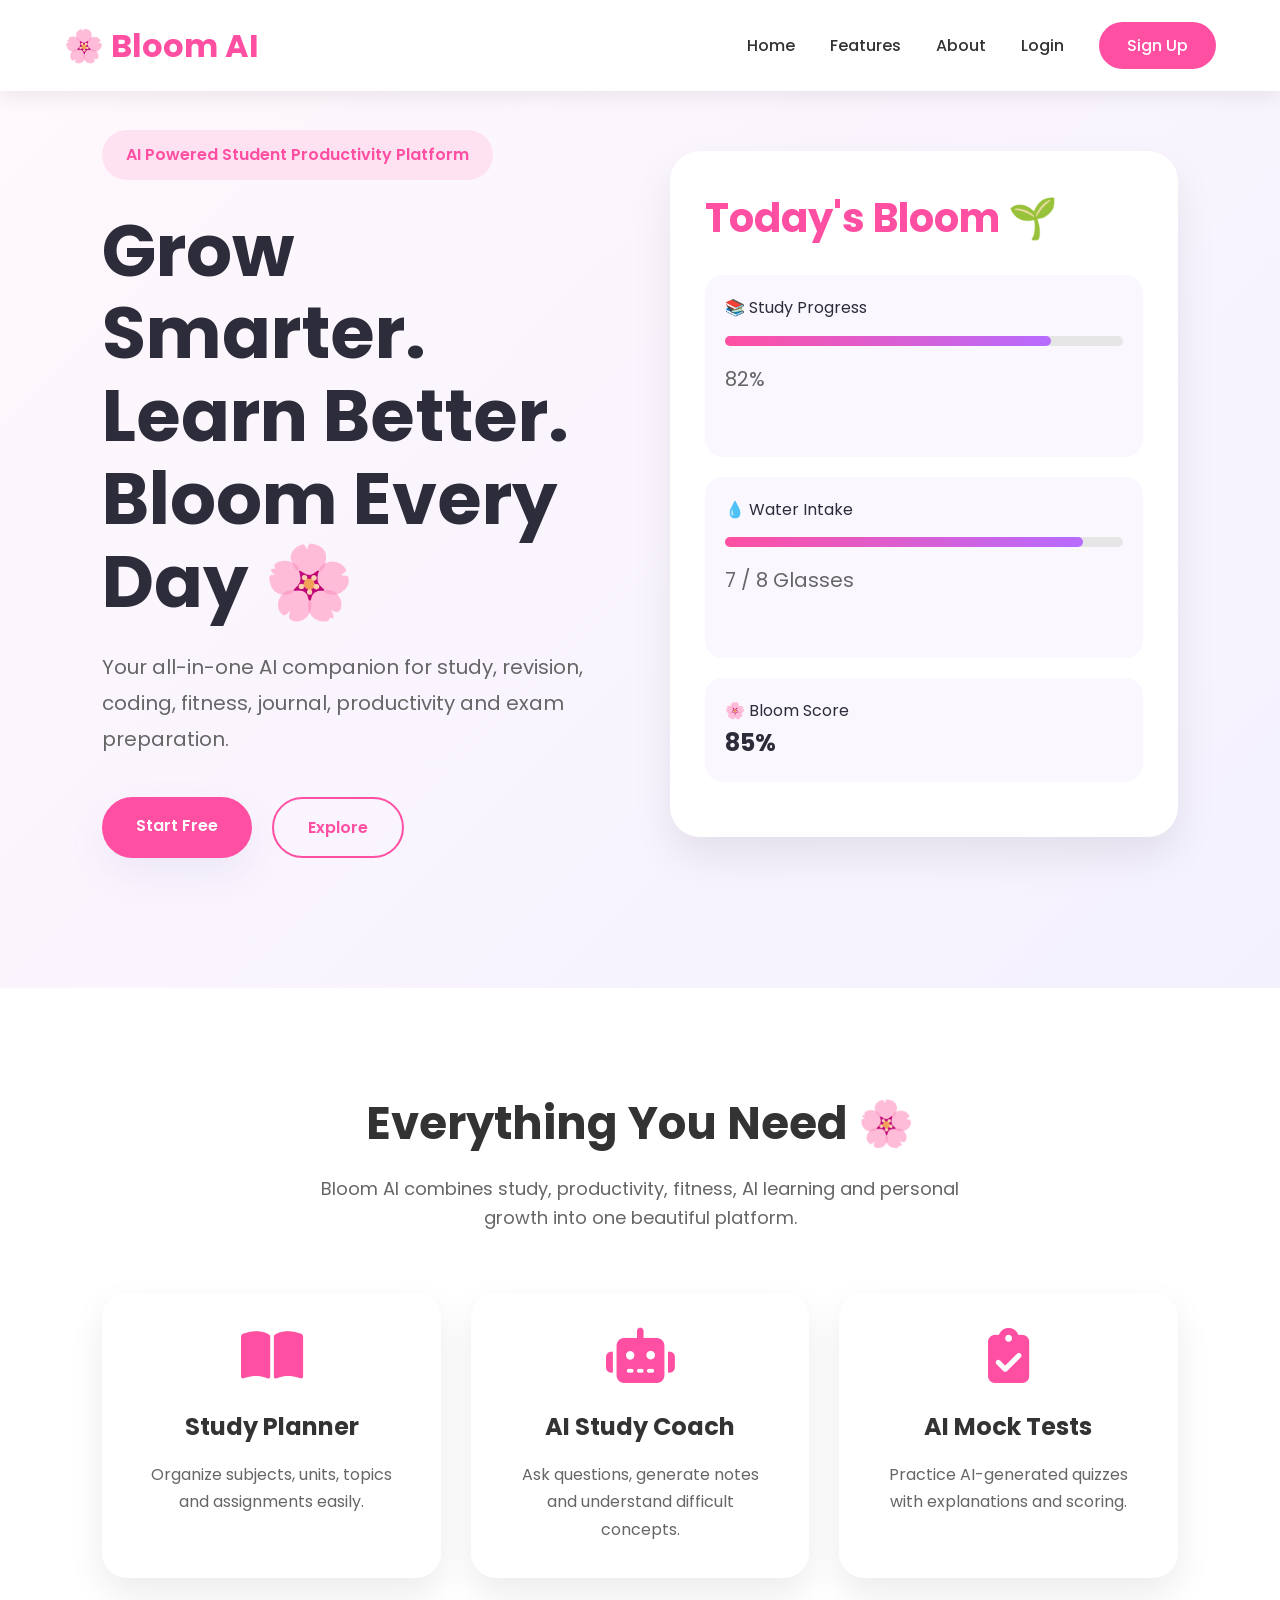
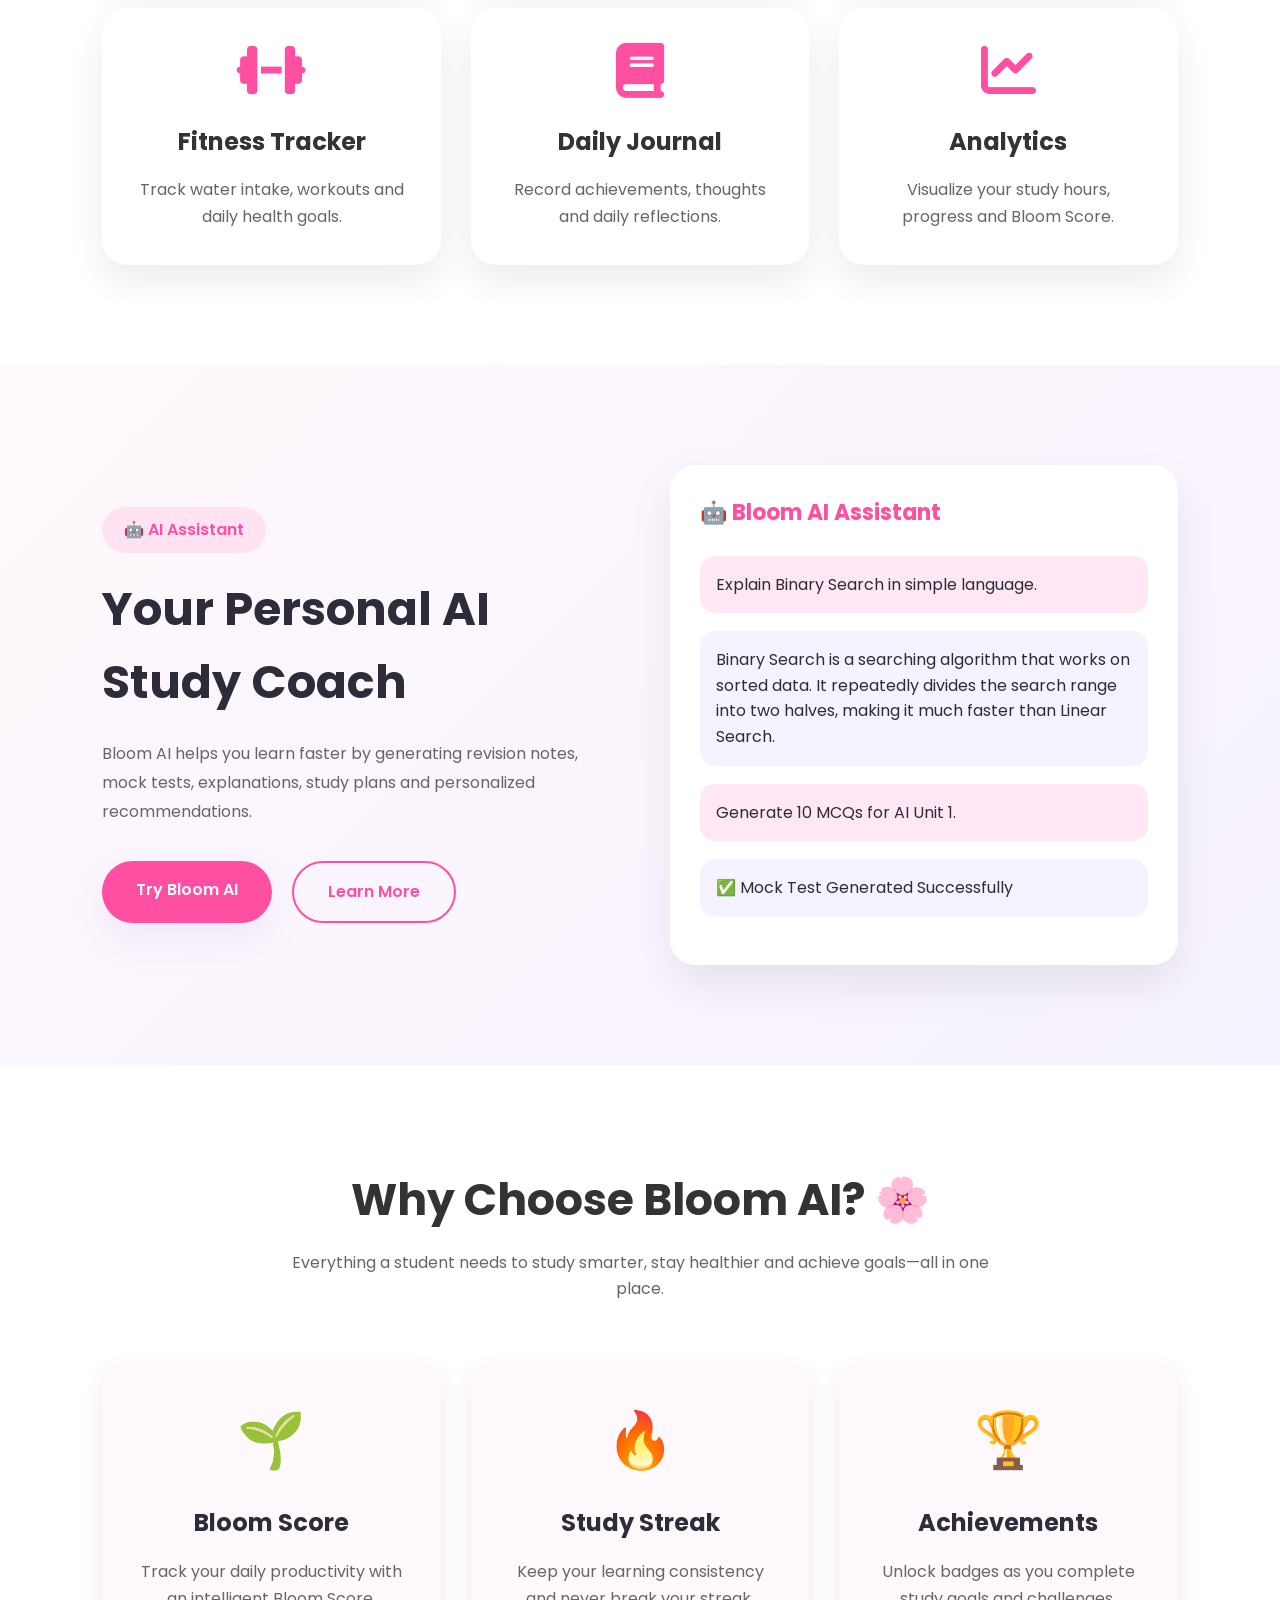
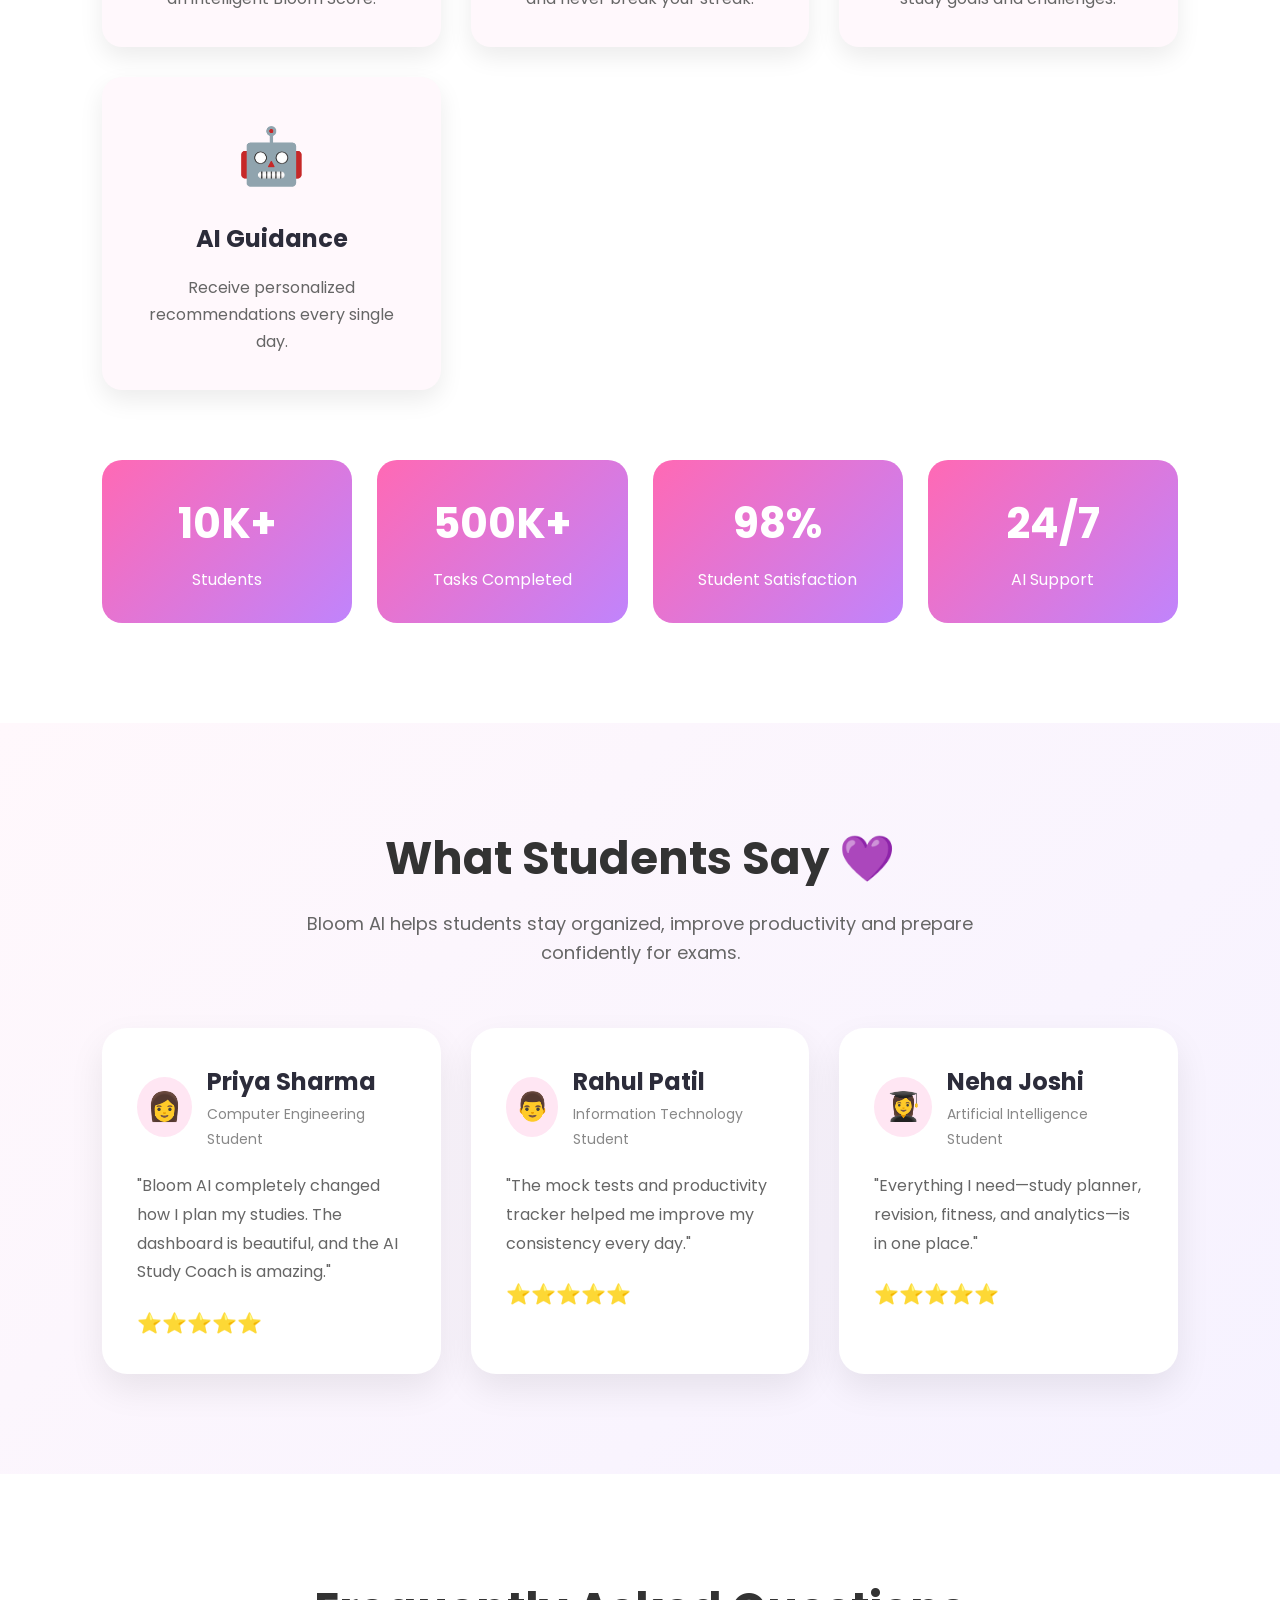
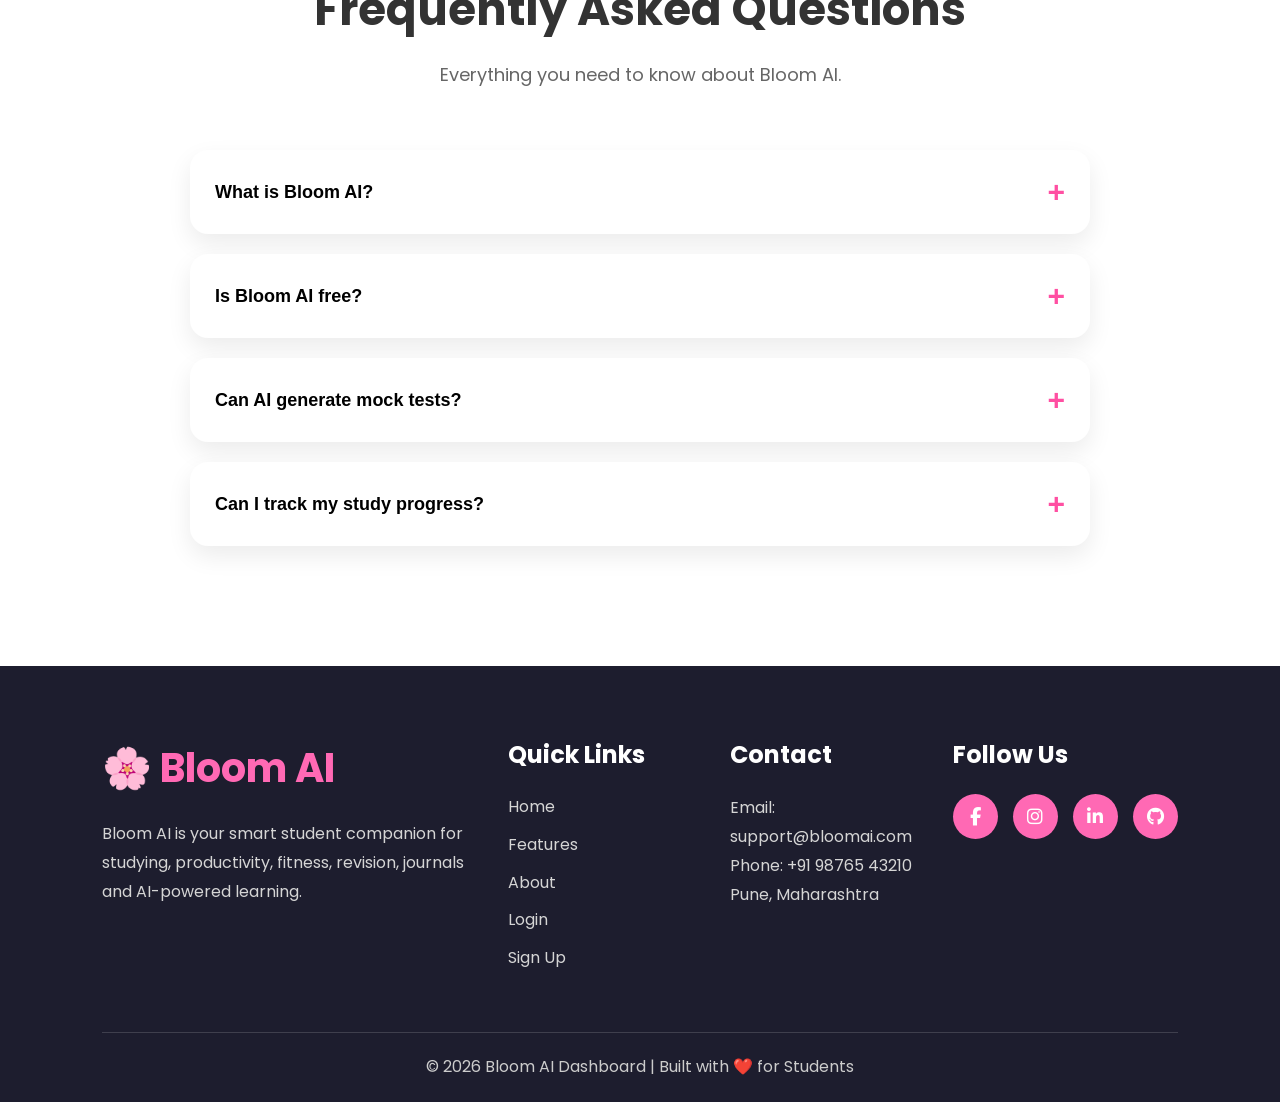
<file: index.html>
<!DOCTYPE html>
<html lang="en">

<head>

    <meta charset="UTF-8">

    <meta name="viewport"
          content="width=device-width, initial-scale=1.0">

    <title>Bloom AI Dashboard</title>

    <!-- Google Font -->

    <link rel="preconnect"
          href="https://fonts.googleapis.com">

    <link rel="preconnect"
          href="https://fonts.gstatic.com"
          crossorigin>

    <link href="https://fonts.googleapis.com/css2?family=Poppins:wght@300;400;500;600;700;800&display=swap"
          rel="stylesheet">

    <!-- Icons -->

    <link rel="stylesheet"
          href="https://cdnjs.cloudflare.com/ajax/libs/font-awesome/6.6.0/css/all.min.css">

    <!-- CSS -->

    <link rel="stylesheet"
          href="css/global.css">

    <link rel="stylesheet"
          href="css/landing.css">

</head>

<body>

<!-- ===========================
        HEADER
============================ -->

<header>

    <nav class="navbar">

        <div class="logo">

            🌸 Bloom AI

        </div>

        <ul class="menu">

            <li><a href="#">Home</a></li>

            <li><a href="#features">Features</a></li>

            <li><a href="#about">About</a></li>

            <li><a href="login.html">Login</a></li>

            <li>

                <a href="signup.html"
                   class="btn-nav">

                    Sign Up

                </a>

            </li>

        </ul>

    </nav>

</header>


<!-- ===========================
        HERO
============================ -->

<section class="hero">

<div class="hero-left">

    <span class="tag">

        AI Powered Student Productivity Platform

    </span>

    <h1>

        Grow Smarter.

        <br>

        Learn Better.

        <br>

        Bloom Every Day 🌸

    </h1>

    <p>

        Your all-in-one AI companion for study,
        revision, coding, fitness, journal,
        productivity and exam preparation.

    </p>

<div class="hero-buttons">

<a href="signup.html"
class="primary-btn">

Start Free

</a>

<a href="#features"
class="secondary-btn">

Explore

</a>

</div>

</div>


<div class="hero-right">

<div class="dashboard-card">

<h2>

Today's Bloom 🌱

</h2>

<div class="mini-card">

📚 Study Progress

<div class="progress">

<div class="fill study-fill">

</div>

</div>

<p>

82%

</p>

</div>

<div class="mini-card">

💧 Water Intake

<div class="progress">

<div class="fill water-fill">

</div>

</div>

<p>

7 / 8 Glasses

</p>

</div>

<div class="mini-card">

🌸 Bloom Score

<h3>

85%

</h3>

</div>

</div>

</div>

</section>

<!-- ===========================
        FEATURES
============================ -->

<section class="features" id="features">

    <div class="section-title">

        <h2>Everything You Need 🌸</h2>

        <p>
            Bloom AI combines study, productivity,
            fitness, AI learning and personal growth
            into one beautiful platform.
        </p>

    </div>

    <div class="feature-grid">

        <div class="feature-card">

            <i class="fas fa-book-open"></i>

            <h3>Study Planner</h3>

            <p>
                Organize subjects, units,
                topics and assignments easily.
            </p>

        </div>

        <div class="feature-card">

            <i class="fas fa-robot"></i>

            <h3>AI Study Coach</h3>

            <p>
                Ask questions, generate notes
                and understand difficult concepts.
            </p>

        </div>

        <div class="feature-card">

            <i class="fas fa-clipboard-check"></i>

            <h3>AI Mock Tests</h3>

            <p>
                Practice AI-generated quizzes
                with explanations and scoring.
            </p>

        </div>

        <div class="feature-card">

            <i class="fas fa-dumbbell"></i>

            <h3>Fitness Tracker</h3>

            <p>
                Track water intake,
                workouts and daily health goals.
            </p>

        </div>

        <div class="feature-card">

            <i class="fas fa-book"></i>

            <h3>Daily Journal</h3>

            <p>
                Record achievements,
                thoughts and daily reflections.
            </p>

        </div>

        <div class="feature-card">

            <i class="fas fa-chart-line"></i>

            <h3>Analytics</h3>

            <p>
                Visualize your study hours,
                progress and Bloom Score.
            </p>

        </div>

    </div>

</section>

<!-- ===========================
        AI SHOWCASE
============================ -->

<section class="ai-showcase" id="about">

    <div class="ai-left">

        <span class="ai-tag">🤖 AI Assistant</span>

        <h2>Your Personal AI Study Coach</h2>

        <p>
            Bloom AI helps you learn faster by generating
            revision notes, mock tests, explanations,
            study plans and personalized recommendations.
        </p>

        <div class="ai-buttons">

            <a href="signup.html" class="primary-btn">
                Try Bloom AI
            </a>

            <a href="#features" class="secondary-btn">
                Learn More
            </a>

        </div>

    </div>

    <div class="ai-right">

        <div class="chat-box">

            <div class="chat-header">
                🤖 Bloom AI Assistant
            </div>

            <div class="chat-message user">

                Explain Binary Search in simple language.

            </div>

            <div class="chat-message ai">

                Binary Search is a searching algorithm
                that works on sorted data. It repeatedly
                divides the search range into two halves,
                making it much faster than Linear Search.

            </div>

            <div class="chat-message user">

                Generate 10 MCQs for AI Unit 1.

            </div>

            <div class="chat-message ai">

                ✅ Mock Test Generated Successfully

            </div>

        </div>

    </div>

</section>

<!-- ===========================
        WHY CHOOSE BLOOM AI
============================ -->

<section class="why-bloom">

    <div class="why-title">

        <h2>Why Choose Bloom AI? 🌸</h2>

        <p>
            Everything a student needs to study smarter,
            stay healthier and achieve goals—all in one place.
        </p>

    </div>

    <div class="why-grid">

        <div class="why-card">

            <div class="why-icon">🌱</div>

            <h3>Bloom Score</h3>

            <p>
                Track your daily productivity with an intelligent Bloom Score.
            </p>

        </div>

        <div class="why-card">

            <div class="why-icon">🔥</div>

            <h3>Study Streak</h3>

            <p>
                Keep your learning consistency and never break your streak.
            </p>

        </div>

        <div class="why-card">

            <div class="why-icon">🏆</div>

            <h3>Achievements</h3>

            <p>
                Unlock badges as you complete study goals and challenges.
            </p>

        </div>

        <div class="why-card">

            <div class="why-icon">🤖</div>

            <h3>AI Guidance</h3>

            <p>
                Receive personalized recommendations every single day.
            </p>

        </div>

    </div>

    <div class="stats-row">

        <div class="stat-item">
            <h2>10K+</h2>
            <p>Students</p>
        </div>

        <div class="stat-item">
            <h2>500K+</h2>
            <p>Tasks Completed</p>
        </div>

        <div class="stat-item">
            <h2>98%</h2>
            <p>Student Satisfaction</p>
        </div>

        <div class="stat-item">
            <h2>24/7</h2>
            <p>AI Support</p>
        </div>

    </div>

</section>

<!-- ===========================
        TESTIMONIALS
============================ -->

<section class="testimonials">

    <div class="section-title">

        <h2>What Students Say 💜</h2>

        <p>
            Bloom AI helps students stay organized,
            improve productivity and prepare confidently
            for exams.
        </p>

    </div>

    <div class="testimonial-grid">

        <div class="testimonial-card">

            <div class="profile">

                <div class="avatar">👩</div>

                <div>

                    <h3>Priya Sharma</h3>

                    <span>Computer Engineering Student</span>

                </div>

            </div>

            <p>

                "Bloom AI completely changed how I plan
                my studies. The dashboard is beautiful,
                and the AI Study Coach is amazing."

            </p>

            <div class="stars">

                ⭐⭐⭐⭐⭐

            </div>

        </div>

        <div class="testimonial-card">

            <div class="profile">

                <div class="avatar">👨</div>

                <div>

                    <h3>Rahul Patil</h3>

                    <span>Information Technology Student</span>

                </div>

            </div>

            <p>

                "The mock tests and productivity tracker
                helped me improve my consistency every day."

            </p>

            <div class="stars">

                ⭐⭐⭐⭐⭐

            </div>

        </div>

        <div class="testimonial-card">

            <div class="profile">

                <div class="avatar">👩‍🎓</div>

                <div>

                    <h3>Neha Joshi</h3>

                    <span>Artificial Intelligence Student</span>

                </div>

            </div>

            <p>

                "Everything I need—study planner,
                revision, fitness, and analytics—is in
                one place."

            </p>

            <div class="stars">

                ⭐⭐⭐⭐⭐

            </div>

        </div>

    </div>

</section>

<!-- ===========================
            FAQ
============================ -->

<section class="faq">

    <div class="section-title">

        <h2>Frequently Asked Questions</h2>

        <p>

            Everything you need to know about Bloom AI.

        </p>

    </div>

    <div class="faq-container">

        <div class="faq-item">

            <button class="faq-question">

                What is Bloom AI?

                <span>+</span>

            </button>

            <div class="faq-answer">

                Bloom AI is an AI-powered productivity dashboard that helps students manage studies, fitness, revision, journals, analytics, and daily goals.

            </div>

        </div>

        <div class="faq-item">

            <button class="faq-question">

                Is Bloom AI free?

                <span>+</span>

            </button>

            <div class="faq-answer">

                Yes. Our basic version is completely free for students.

            </div>

        </div>

        <div class="faq-item">

            <button class="faq-question">

                Can AI generate mock tests?

                <span>+</span>

            </button>

            <div class="faq-answer">

                Yes. Bloom AI can generate MCQs, revision notes and practice questions based on your syllabus.

            </div>

        </div>

        <div class="faq-item">

            <button class="faq-question">

                Can I track my study progress?

                <span>+</span>

            </button>

            <div class="faq-answer">

                Yes. Bloom AI provides Bloom Score, Study Streak, Analytics and Weekly Reports.

            </div>

        </div>

    </div>

</section>
<!-- ===========================
            FOOTER
============================ -->

<footer class="footer">

    <div class="footer-container">

        <div class="footer-about">

            <h2>🌸 Bloom AI</h2>

            <p>

                Bloom AI is your smart student companion
                for studying, productivity, fitness,
                revision, journals and AI-powered learning.

            </p>

        </div>

        <div class="footer-links">

            <h3>Quick Links</h3>

            <ul>

                <li><a href="#">Home</a></li>

                <li><a href="#features">Features</a></li>

                <li><a href="#about">About</a></li>

                <li><a href="login.html">Login</a></li>

                <li><a href="signup.html">Sign Up</a></li>

            </ul>

        </div>

        <div class="footer-contact">

            <h3>Contact</h3>

            <p>Email: support@bloomai.com</p>

            <p>Phone: +91 98765 43210</p>

            <p>Pune, Maharashtra</p>

        </div>

        <div class="footer-social">

            <h3>Follow Us</h3>

            <div class="social-icons">

                <a href="#"><i class="fab fa-facebook-f"></i></a>

                <a href="#"><i class="fab fa-instagram"></i></a>

                <a href="#"><i class="fab fa-linkedin-in"></i></a>

                <a href="#"><i class="fab fa-github"></i></a>

            </div>

        </div>

    </div>

    <hr>

    <div class="footer-bottom">

        <p>

            © 2026 Bloom AI Dashboard |
            Built with ❤️ for Students

        </p>

    </div>

</footer>

<!-- Scroll To Top -->

<button id="topBtn">

    ↑

</button>


<script src="js/landing.js"></script>

</body>

</html>
</file>
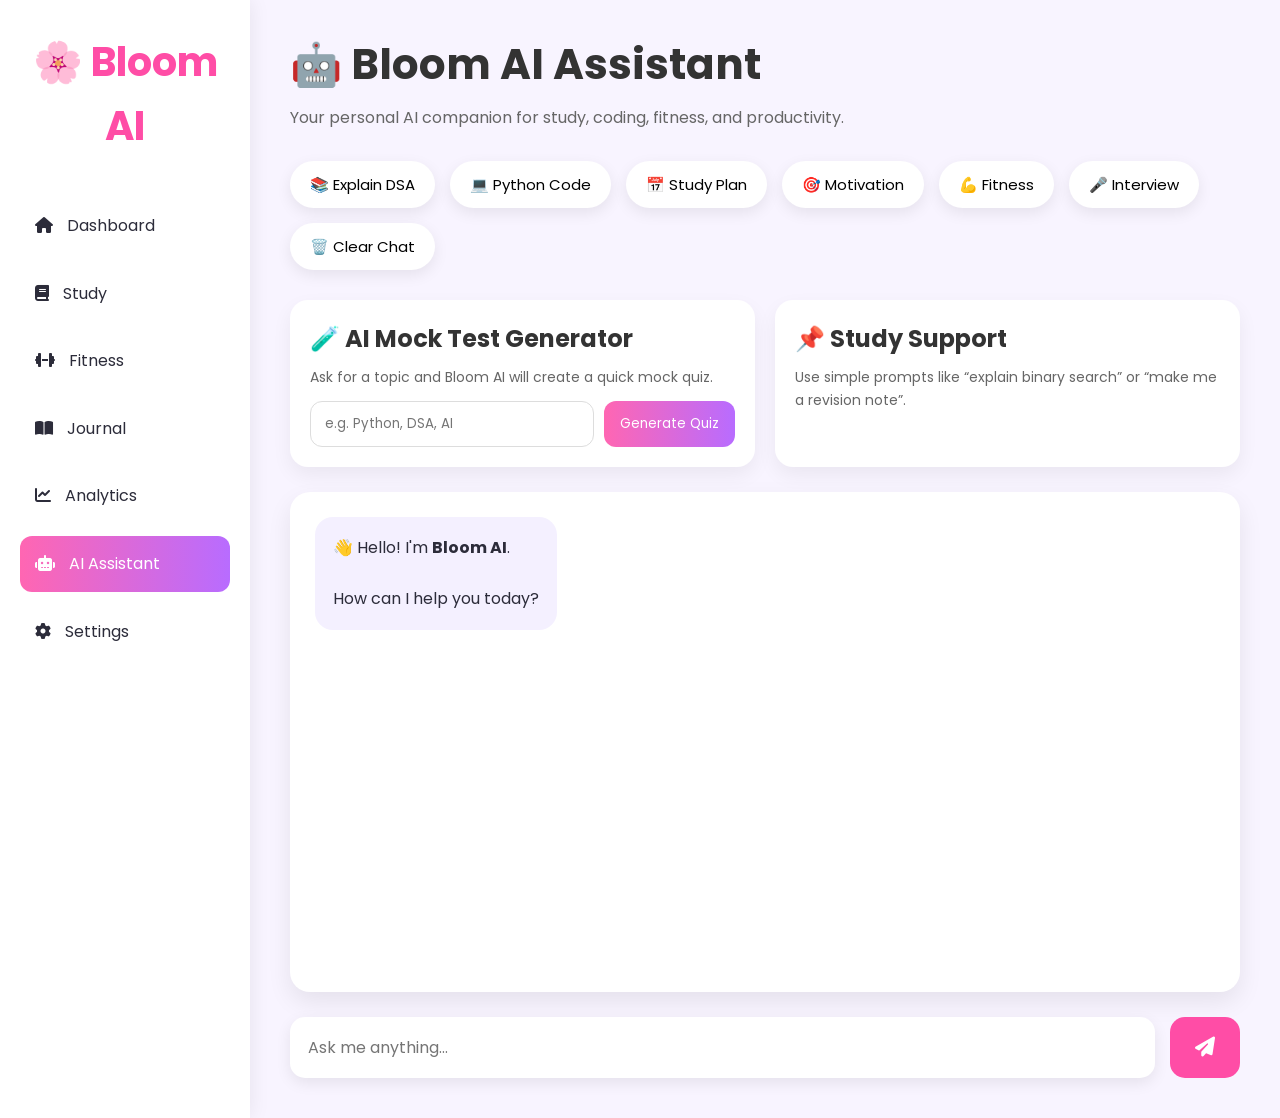
<file: ai.html>
<!DOCTYPE html>
<html lang="en">

<head>

    <meta charset="UTF-8">
    <meta name="viewport" content="width=device-width, initial-scale=1.0">

    <title>Bloom AI | Assistant</title>

    <!-- Google Font -->
    <link rel="preconnect" href="https://fonts.googleapis.com">
    <link rel="preconnect" href="https://fonts.gstatic.com" crossorigin>

    <link href="https://fonts.googleapis.com/css2?family=Poppins:wght@300;400;500;600;700&display=swap" rel="stylesheet">

    <!-- Font Awesome -->
    <link rel="stylesheet"
    href="https://cdnjs.cloudflare.com/ajax/libs/font-awesome/6.6.0/css/all.min.css">

    <link rel="stylesheet" href="css/global.css">
    <link rel="stylesheet" href="css/ai.css">

</head>

<body>

<div class="ai-page">

    <!-- Sidebar -->

    <aside class="sidebar">

        <h2>🌸 Bloom AI</h2>

        <ul>

            <li onclick="location.href='dashboard.html'">
                <i class="fas fa-home"></i>
                Dashboard
            </li>

            <li onclick="location.href='study.html'">
                <i class="fas fa-book"></i>
                Study
            </li>

            <li onclick="location.href='fitness.html'">
                <i class="fas fa-dumbbell"></i>
                Fitness
            </li>

            <li onclick="location.href='journal.html'">
                <i class="fas fa-book-open"></i>
                Journal
            </li>

            <li onclick="location.href='analytics.html'">
                <i class="fas fa-chart-line"></i>
                Analytics
            </li>

            <li class="active">
                <i class="fas fa-robot"></i>
                AI Assistant
            </li>

            <li onclick="location.href='settings.html'">
                <i class="fas fa-cog"></i>
                Settings
            </li>

        </ul>

    </aside>

    <!-- Main -->

    <main class="ai-content">

        <h1>🤖 Bloom AI Assistant</h1>

        <p>
            Your personal AI companion for study, coding, fitness, and productivity.
        </p>

        <!-- Quick Buttons -->

        <div class="quick-buttons">

    <button data-prompt="Explain DSA">📚 Explain DSA</button>

    <button data-prompt="Write Python code for a calculator">💻 Python Code</button>

    <button data-prompt="Create a study plan for exams">📅 Study Plan</button>

    <button data-prompt="Motivate me for studying">🎯 Motivation</button>

    <button data-prompt="Fitness tips for students">💪 Fitness</button>

    <button data-prompt="Practice interview questions">🎤 Interview</button>

    <button id="clearChat">🗑️ Clear Chat</button>

</div>

        <div class="assistant-panel">

            <div class="panel-card">

                <h3>🧪 AI Mock Test Generator</h3>

                <p>Ask for a topic and Bloom AI will create a quick mock quiz.</p>

                <div class="mock-form">

                    <input type="text" id="mockTopic" placeholder="e.g. Python, DSA, AI">

                    <button id="generateMockBtn">Generate Quiz</button>

                </div>

            </div>

            <div class="panel-card">

                <h3>📌 Study Support</h3>

                <p>Use simple prompts like “explain binary search” or “make me a revision note”.</p>

            </div>

        </div>

        <!-- Chat Area -->

        <div class="chat-box" id="chatBox">

            <div class="ai-message">

                👋 Hello! I'm <strong>Bloom AI</strong>.

                <br><br>

                How can I help you today?

            </div>

        </div>

        <!-- Input -->

        <div class="input-area">

            <input
            type="text"
            id="userInput"
            placeholder="Ask me anything...">

            <button id="sendBtn">

                <i class="fas fa-paper-plane"></i>

            </button>

        </div>

    </main>

</div>

<script src="js/ai-utils.js"></script>
<script src="js/ai.js"></script>

</body>

</html>
</file>
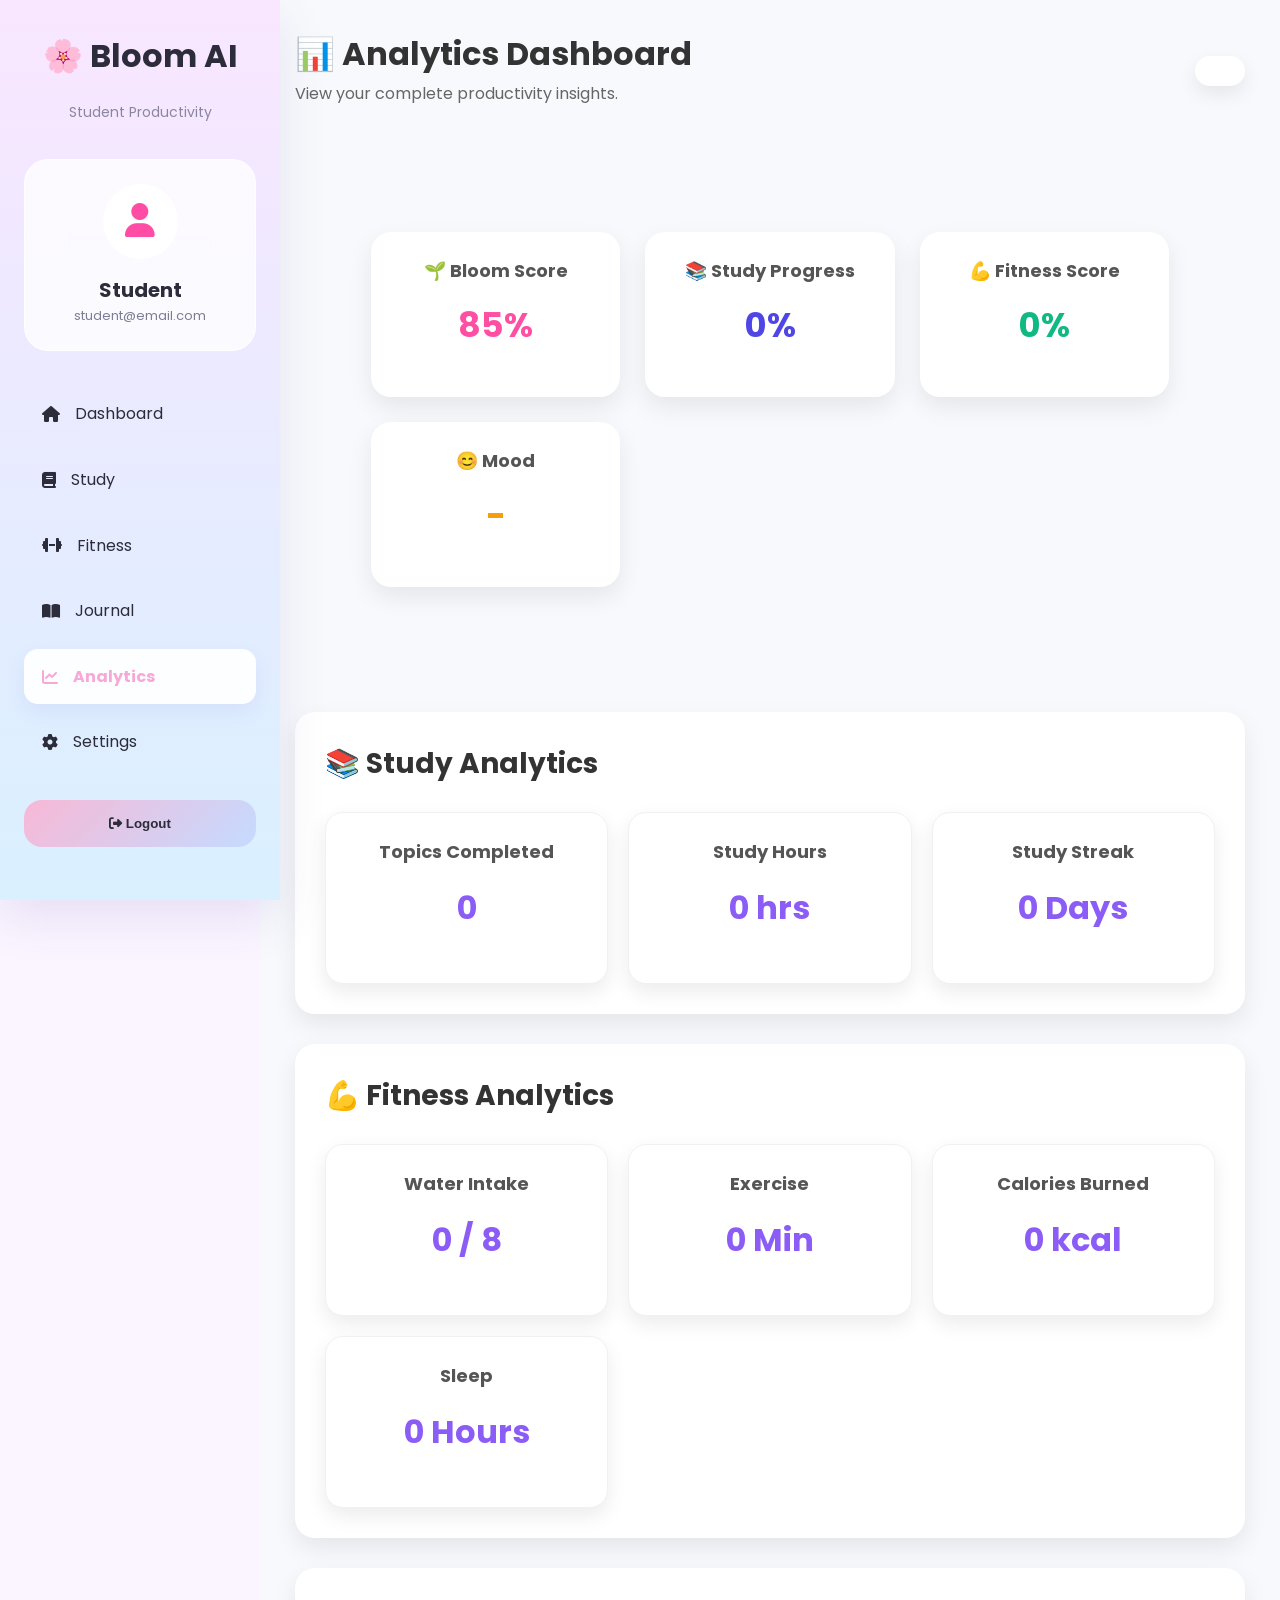
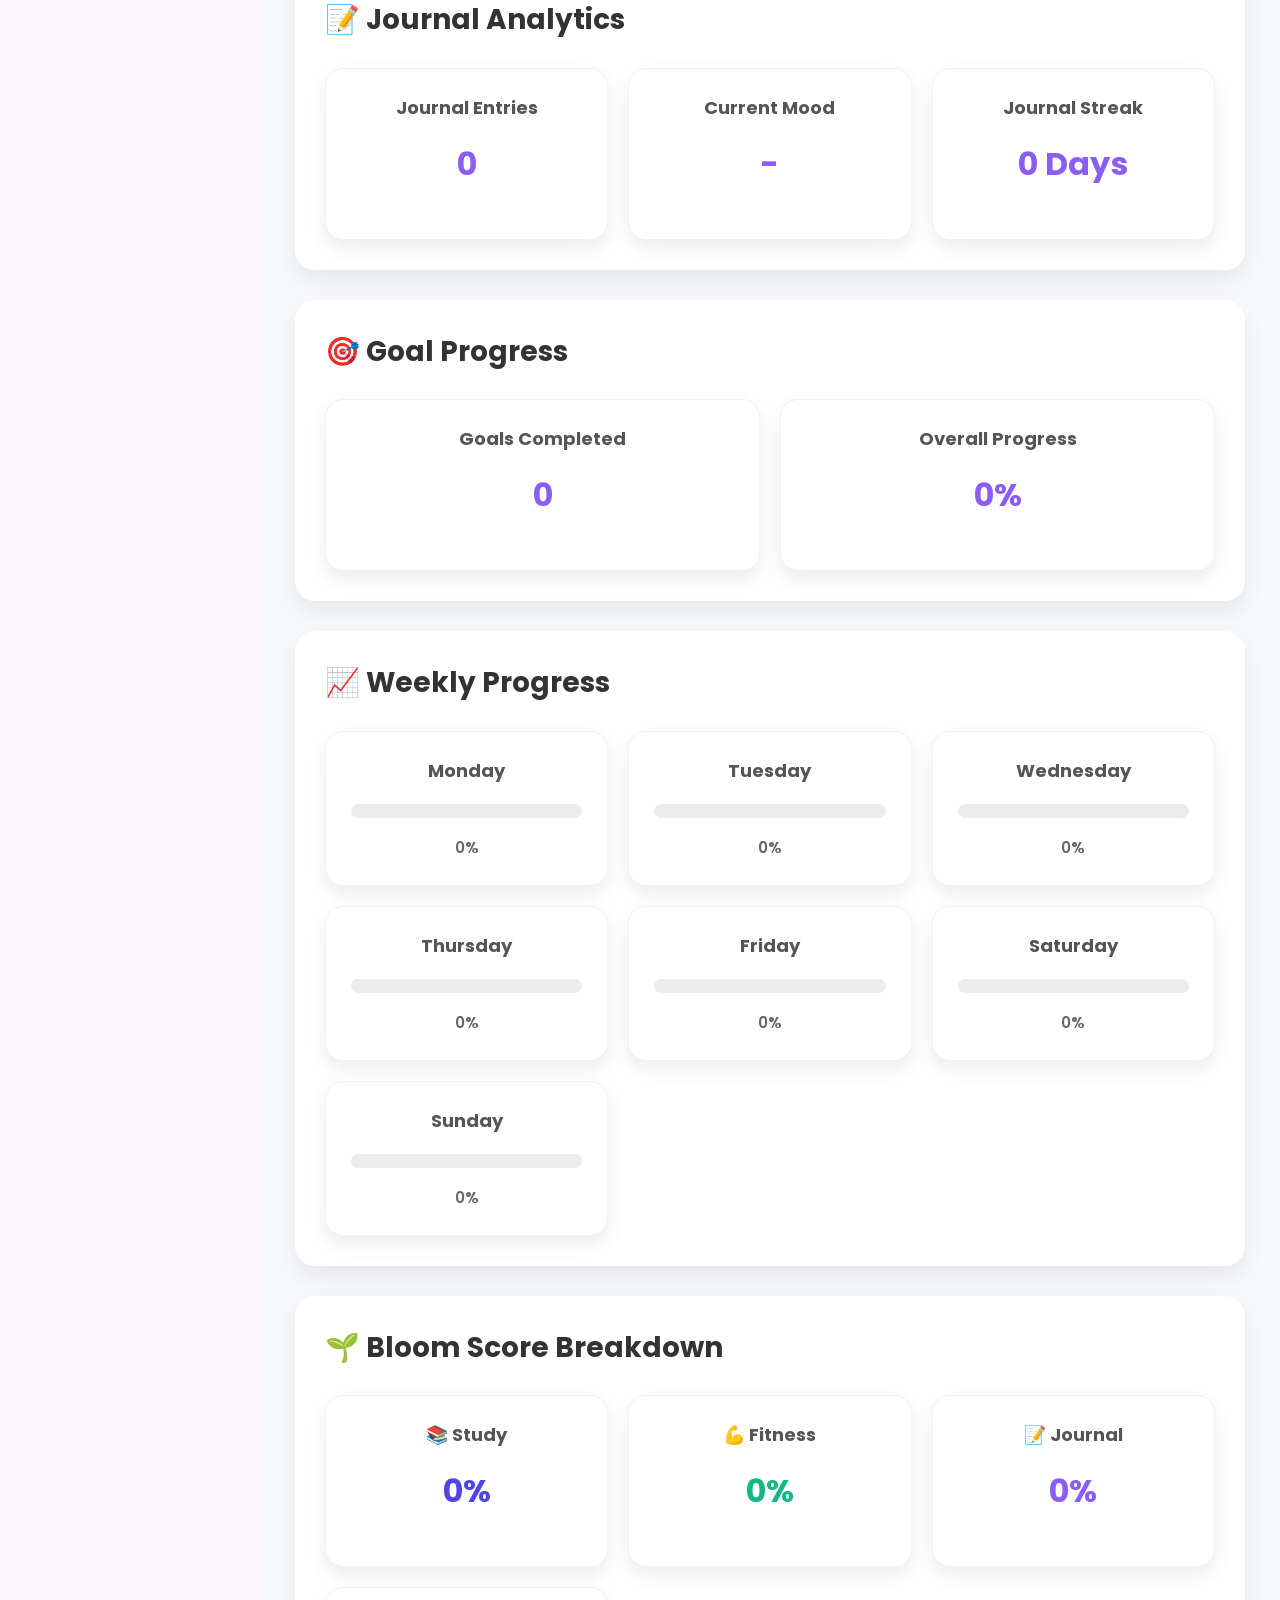
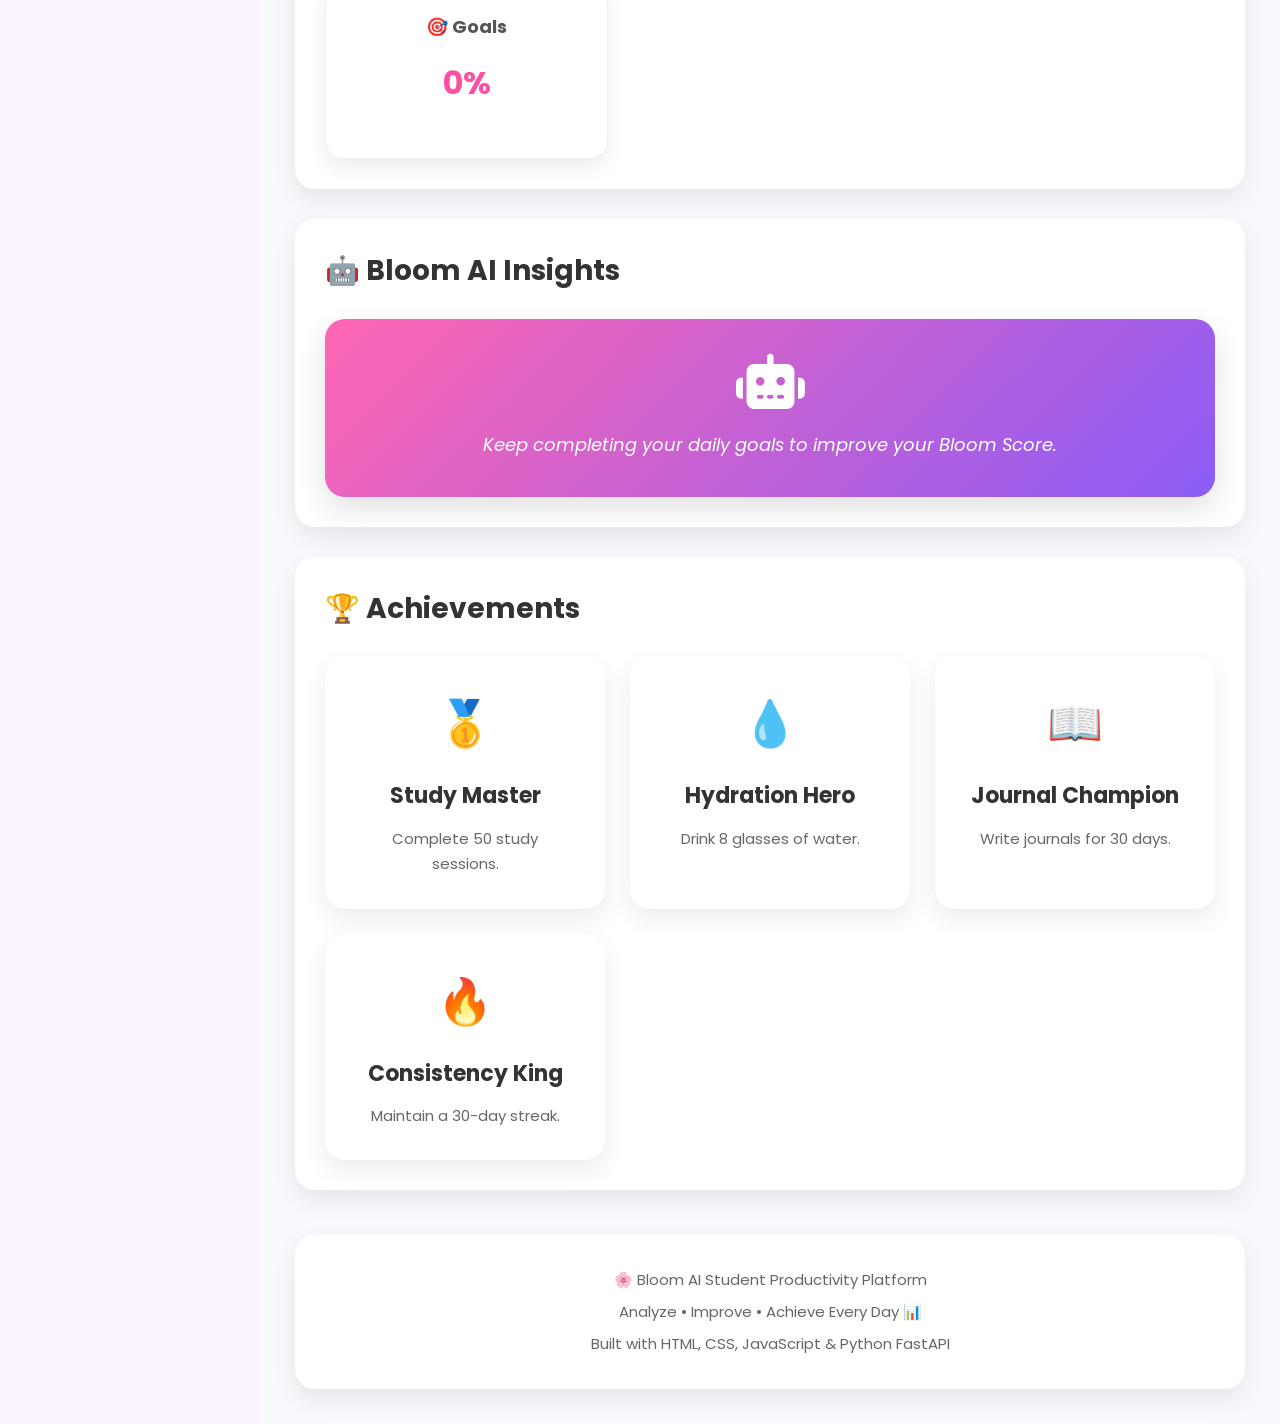
<file: analytics.html>
<!DOCTYPE html>
<html lang="en">

<head>

    <meta charset="UTF-8">

    <meta name="viewport"
          content="width=device-width, initial-scale=1.0">

    <title>Bloom AI Analytics</title>

    <!-- Google Font -->

    <link rel="preconnect"
          href="https://fonts.googleapis.com">

    <link rel="preconnect"
          href="https://fonts.gstatic.com"
          crossorigin>

    <link href="https://fonts.googleapis.com/css2?family=Poppins:wght@300;400;500;600;700&display=swap"
          rel="stylesheet">

    <!-- Font Awesome -->

    <link rel="stylesheet"
          href="https://cdnjs.cloudflare.com/ajax/libs/font-awesome/6.6.0/css/all.min.css">

    <!-- CSS -->

    <link rel="stylesheet" href="css/global.css">
    <link rel="stylesheet" href="css/sidebar.css">
    <link rel="stylesheet" href="css/analytics.css">

</head>

<body>

<div class="dashboard">

    <!-- ===========================
            SIDEBAR
    ============================ -->

    <aside class="sidebar">

        <div class="logo">

            <h2>🌸 Bloom AI</h2>

            <p>Student Productivity</p>

        </div>

        <div class="user-card">

            <div class="avatar">

                <i class="fas fa-user"></i>

            </div>

            <h3 id="userName">

                Student

            </h3>

            <p id="userEmail">

                student@email.com

            </p>

        </div>

        <ul>

            <li onclick="location.href='dashboard.html'">

                <i class="fas fa-house"></i>

                Dashboard

            </li>

            <li onclick="location.href='study.html'">

                <i class="fas fa-book"></i>

                Study

            </li>

            <li onclick="location.href='fitness.html'">

                <i class="fas fa-dumbbell"></i>

                Fitness

            </li>

            <li onclick="location.href='journal.html'">

                <i class="fas fa-book-open"></i>

                Journal

            </li>

            <li class="active">

                <i class="fas fa-chart-line"></i>

                Analytics

            </li>

            <li onclick="location.href='settings.html'">

                <i class="fas fa-gear"></i>

                Settings

            </li>

        </ul>

        <button id="logoutBtn" class="logout">

            <i class="fas fa-right-from-bracket"></i>

            Logout

        </button>

    </aside>

    <!-- ===========================
            MAIN CONTENT
    ============================ -->

    <main class="main-content">

        <header class="topbar">

            <div>

                <h1>

                    📊 Analytics Dashboard

                </h1>

                <p>

                    View your complete productivity insights.

                </p>

            </div>

            <div class="clock">

                <span id="currentTime"></span>

            </div>

        </header>

        <!-- ===========================
                OVERVIEW CARDS
        ============================ -->

        <section class="cards">

            <div class="card">

                <h3>🌱 Bloom Score</h3>

                <h2 id="bloomScore">85%</h2>

            </div>

            <div class="card">

                <h3>📚 Study Progress</h3>

                <h2 id="studyProgress">0%</h2>

            </div>

            <div class="card">

                <h3>💪 Fitness Score</h3>

                <h2 id="fitnessScore">0%</h2>

            </div>

            <div class="card">

                <h3>😊 Mood</h3>

                <h2 id="currentMood">-</h2>

            </div>

        </section>

                <!-- ===========================
                STUDY ANALYTICS
        ============================ -->

        <section class="analytics-section">

            <h2>

                📚 Study Analytics

            </h2>

            <div class="analytics-grid">

                <div class="analytics-card">

                    <h3>

                        Topics Completed

                    </h3>

                    <h2 id="topicsCompleted">

                        0

                    </h2>

                </div>

                <div class="analytics-card">

                    <h3>

                        Study Hours

                    </h3>

                    <h2 id="studyHours">

                        0 hrs

                    </h2>

                </div>

                <div class="analytics-card">

                    <h3>

                        Study Streak

                    </h3>

                    <h2 id="studyStreak">

                        0 Days

                    </h2>

                </div>

            </div>

        </section>

        <!-- ===========================
                FITNESS ANALYTICS
        ============================ -->

        <section class="analytics-section">

            <h2>

                💪 Fitness Analytics

            </h2>

            <div class="analytics-grid">

                <div class="analytics-card">

                    <h3>

                        Water Intake

                    </h3>

                    <h2 id="waterAnalytics">

                        0 / 8

                    </h2>

                </div>

                <div class="analytics-card">

                    <h3>

                        Exercise

                    </h3>

                    <h2 id="exerciseAnalytics">

                        0 Min

                    </h2>

                </div>

                <div class="analytics-card">

                    <h3>

                        Calories Burned

                    </h3>

                    <h2 id="calorieAnalytics">

                        0 kcal

                    </h2>

                </div>

                <div class="analytics-card">

                    <h3>

                        Sleep

                    </h3>

                    <h2 id="sleepAnalytics">

                        0 Hours

                    </h2>

                </div>

            </div>

        </section>

        <!-- ===========================
                JOURNAL ANALYTICS
        ============================ -->

        <section class="analytics-section">

            <h2>

                📝 Journal Analytics

            </h2>

            <div class="analytics-grid">

                <div class="analytics-card">

                    <h3>

                        Journal Entries

                    </h3>

                    <h2 id="journalEntries">

                        0

                    </h2>

                </div>

                <div class="analytics-card">

                    <h3>

                        Current Mood

                    </h3>

                    <h2 id="journalMood">

                        -

                    </h2>

                </div>

                <div class="analytics-card">

                    <h3>

                        Journal Streak

                    </h3>

                    <h2 id="journalStreak">

                        0 Days

                    </h2>

                </div>

            </div>

        </section>

        <!-- ===========================
                GOAL PROGRESS
        ============================ -->

        <section class="analytics-section">

            <h2>

                🎯 Goal Progress

            </h2>

            <div class="analytics-grid">

                <div class="analytics-card">

                    <h3>

                        Goals Completed

                    </h3>

                    <h2 id="completedGoals">

                        0

                    </h2>

                </div>

                <div class="analytics-card">

                    <h3>

                        Overall Progress

                    </h3>

                    <h2 id="overallProgress">

                        0%

                    </h2>

                </div>

            </div>

        </section>
                <!-- ===========================
                WEEKLY PROGRESS
        ============================ -->

        <section class="analytics-section">

            <h2>

                📈 Weekly Progress

            </h2>

            <div class="analytics-grid">

                <div class="analytics-card">

                    <h3>

                        Monday

                    </h3>

                    <div class="progress-bar">

                        <div id="mondayProgress" class="progress-fill"></div>

                    </div>

                    <p id="mondayValue">0%</p>

                </div>

                <div class="analytics-card">

                    <h3>

                        Tuesday

                    </h3>

                    <div class="progress-bar">

                        <div id="tuesdayProgress" class="progress-fill"></div>

                    </div>

                    <p id="tuesdayValue">0%</p>

                </div>

                <div class="analytics-card">

                    <h3>

                        Wednesday

                    </h3>

                    <div class="progress-bar">

                        <div id="wednesdayProgress" class="progress-fill"></div>

                    </div>

                    <p id="wednesdayValue">0%</p>

                </div>

                <div class="analytics-card">

                    <h3>

                        Thursday

                    </h3>

                    <div class="progress-bar">

                        <div id="thursdayProgress" class="progress-fill"></div>

                    </div>

                    <p id="thursdayValue">0%</p>

                </div>

                <div class="analytics-card">

                    <h3>

                        Friday

                    </h3>

                    <div class="progress-bar">

                        <div id="fridayProgress" class="progress-fill"></div>

                    </div>

                    <p id="fridayValue">0%</p>

                </div>

                <div class="analytics-card">

                    <h3>

                        Saturday

                    </h3>

                    <div class="progress-bar">

                        <div id="saturdayProgress" class="progress-fill"></div>

                    </div>

                    <p id="saturdayValue">0%</p>

                </div>

                <div class="analytics-card">

                    <h3>

                        Sunday

                    </h3>

                    <div class="progress-bar">

                        <div id="sundayProgress" class="progress-fill"></div>

                    </div>

                    <p id="sundayValue">0%</p>

                </div>

            </div>

        </section>

        <!-- ===========================
                BLOOM SCORE BREAKDOWN
        ============================ -->

        <section class="analytics-section">

            <h2>

                🌱 Bloom Score Breakdown

            </h2>

            <div class="analytics-grid">

                <div class="analytics-card">

                    <h3>📚 Study</h3>

                    <h2 id="studyScore">0%</h2>

                </div>

                <div class="analytics-card">

                    <h3>💪 Fitness</h3>

                    <h2 id="fitnessBreakdown">0%</h2>

                </div>

                <div class="analytics-card">

                    <h3>📝 Journal</h3>

                    <h2 id="journalScore">0%</h2>

                </div>

                <div class="analytics-card">

                    <h3>🎯 Goals</h3>

                    <h2 id="goalScore">0%</h2>

                </div>

            </div>

        </section>

        <!-- ===========================
                AI INSIGHTS
        ============================ -->

        <section class="analytics-section">

            <h2>

                🤖 Bloom AI Insights

            </h2>

            <div class="insight-card">

                <i class="fas fa-robot"></i>

                <p id="aiInsight">

                    Keep completing your daily goals to improve your Bloom Score.

                </p>

            </div>

        </section>

        <!-- ===========================
                ACHIEVEMENTS
        ============================ -->

        <section class="analytics-section">

            <h2>

                🏆 Achievements

            </h2>

            <div class="achievement-grid">

                <div class="achievement-card">

                    🥇

                    <h3>

                        Study Master

                    </h3>

                    <p>

                        Complete 50 study sessions.

                    </p>

                </div>

                <div class="achievement-card">

                    💧

                    <h3>

                        Hydration Hero

                    </h3>

                    <p>

                        Drink 8 glasses of water.

                    </p>

                </div>

                <div class="achievement-card">

                    📖

                    <h3>

                        Journal Champion

                    </h3>

                    <p>

                        Write journals for 30 days.

                    </p>

                </div>

                <div class="achievement-card">

                    🔥

                    <h3>

                        Consistency King

                    </h3>

                    <p>

                        Maintain a 30-day streak.

                    </p>

                </div>

            </div>

        </section>

                <!-- ===========================
                FOOTER
        ============================ -->

        <footer class="analytics-footer">

            <p>

                🌸 Bloom AI Student Productivity Platform

            </p>

            <p>

                Analyze • Improve • Achieve Every Day 📊

            </p>

            <p>

                Built with HTML, CSS, JavaScript & Python FastAPI

            </p>

        </footer>

    </main>

</div>

<!-- ===========================
        JAVASCRIPT FILES
=========================== -->

<script src="js/storage.js"></script>
<script src="js/sidebar.js"></script>
<script src="js/analytics.js"></script>

</body>

</html>
</file>
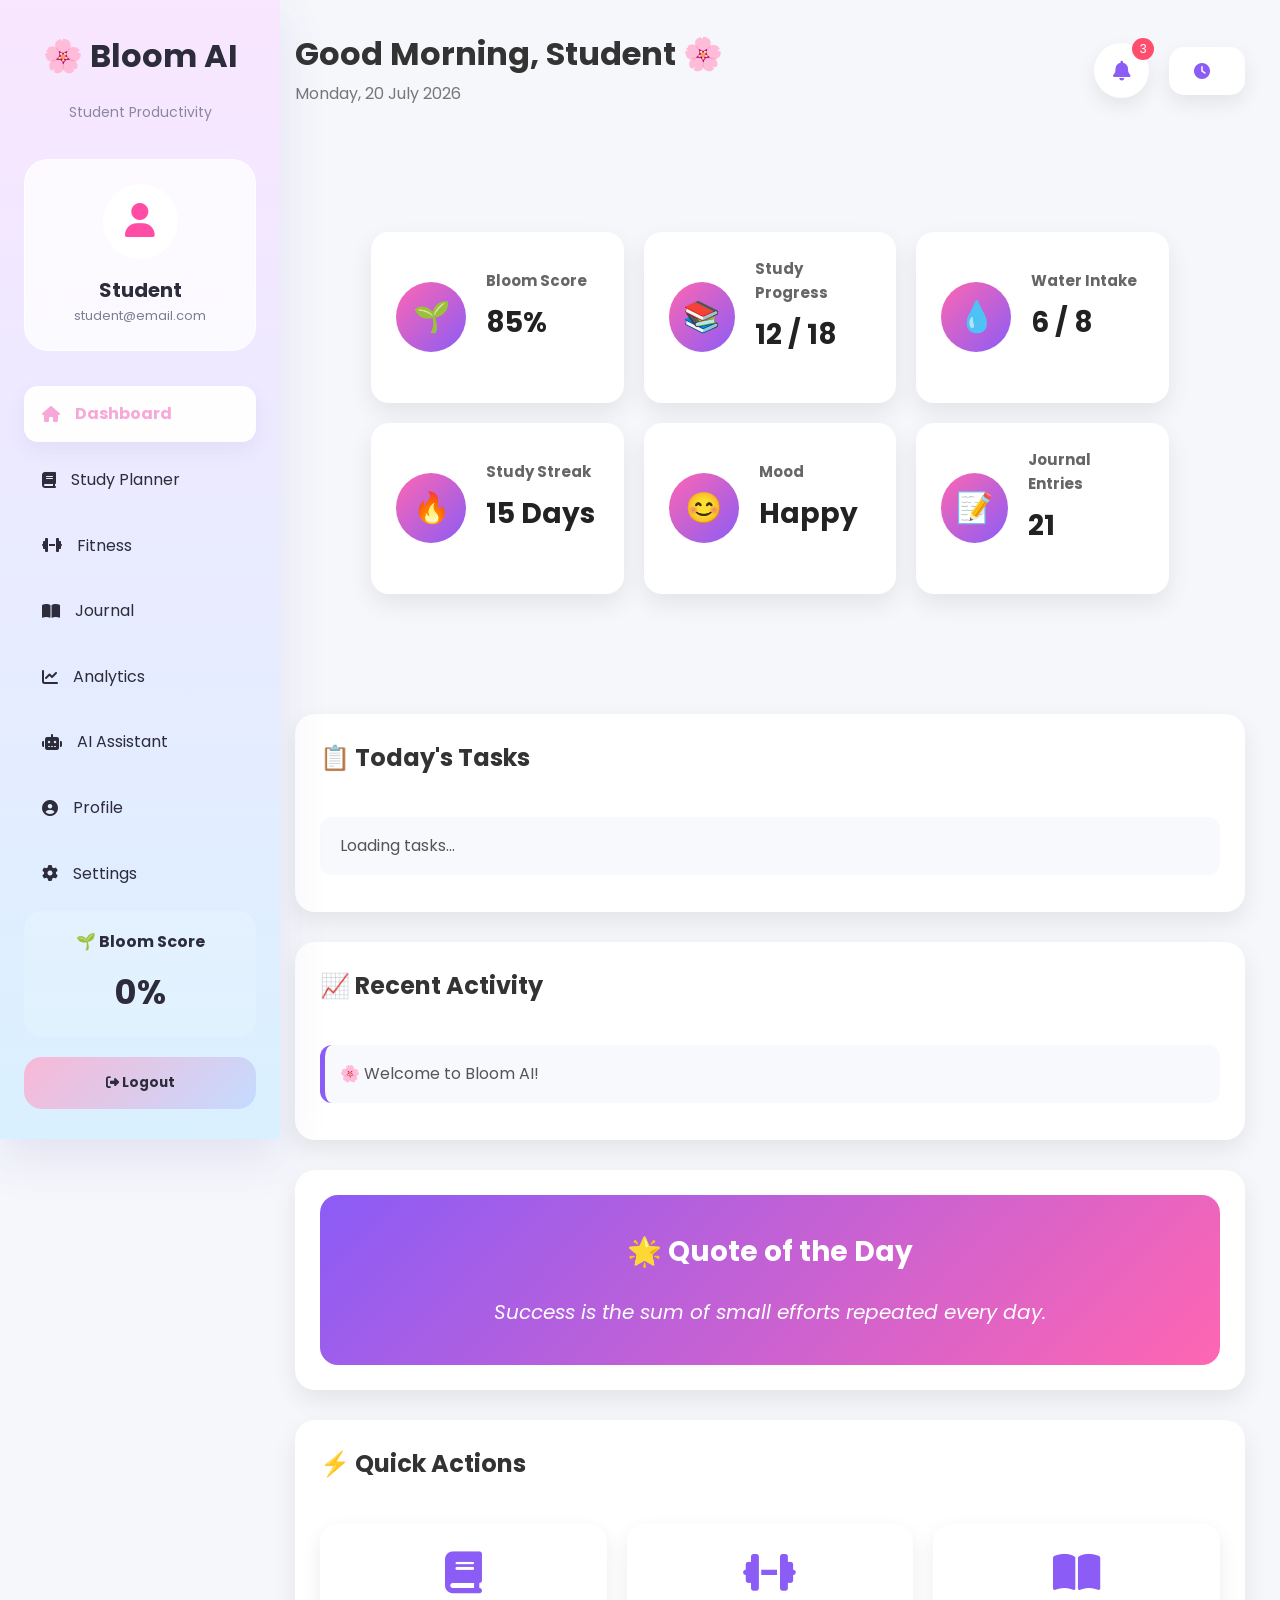
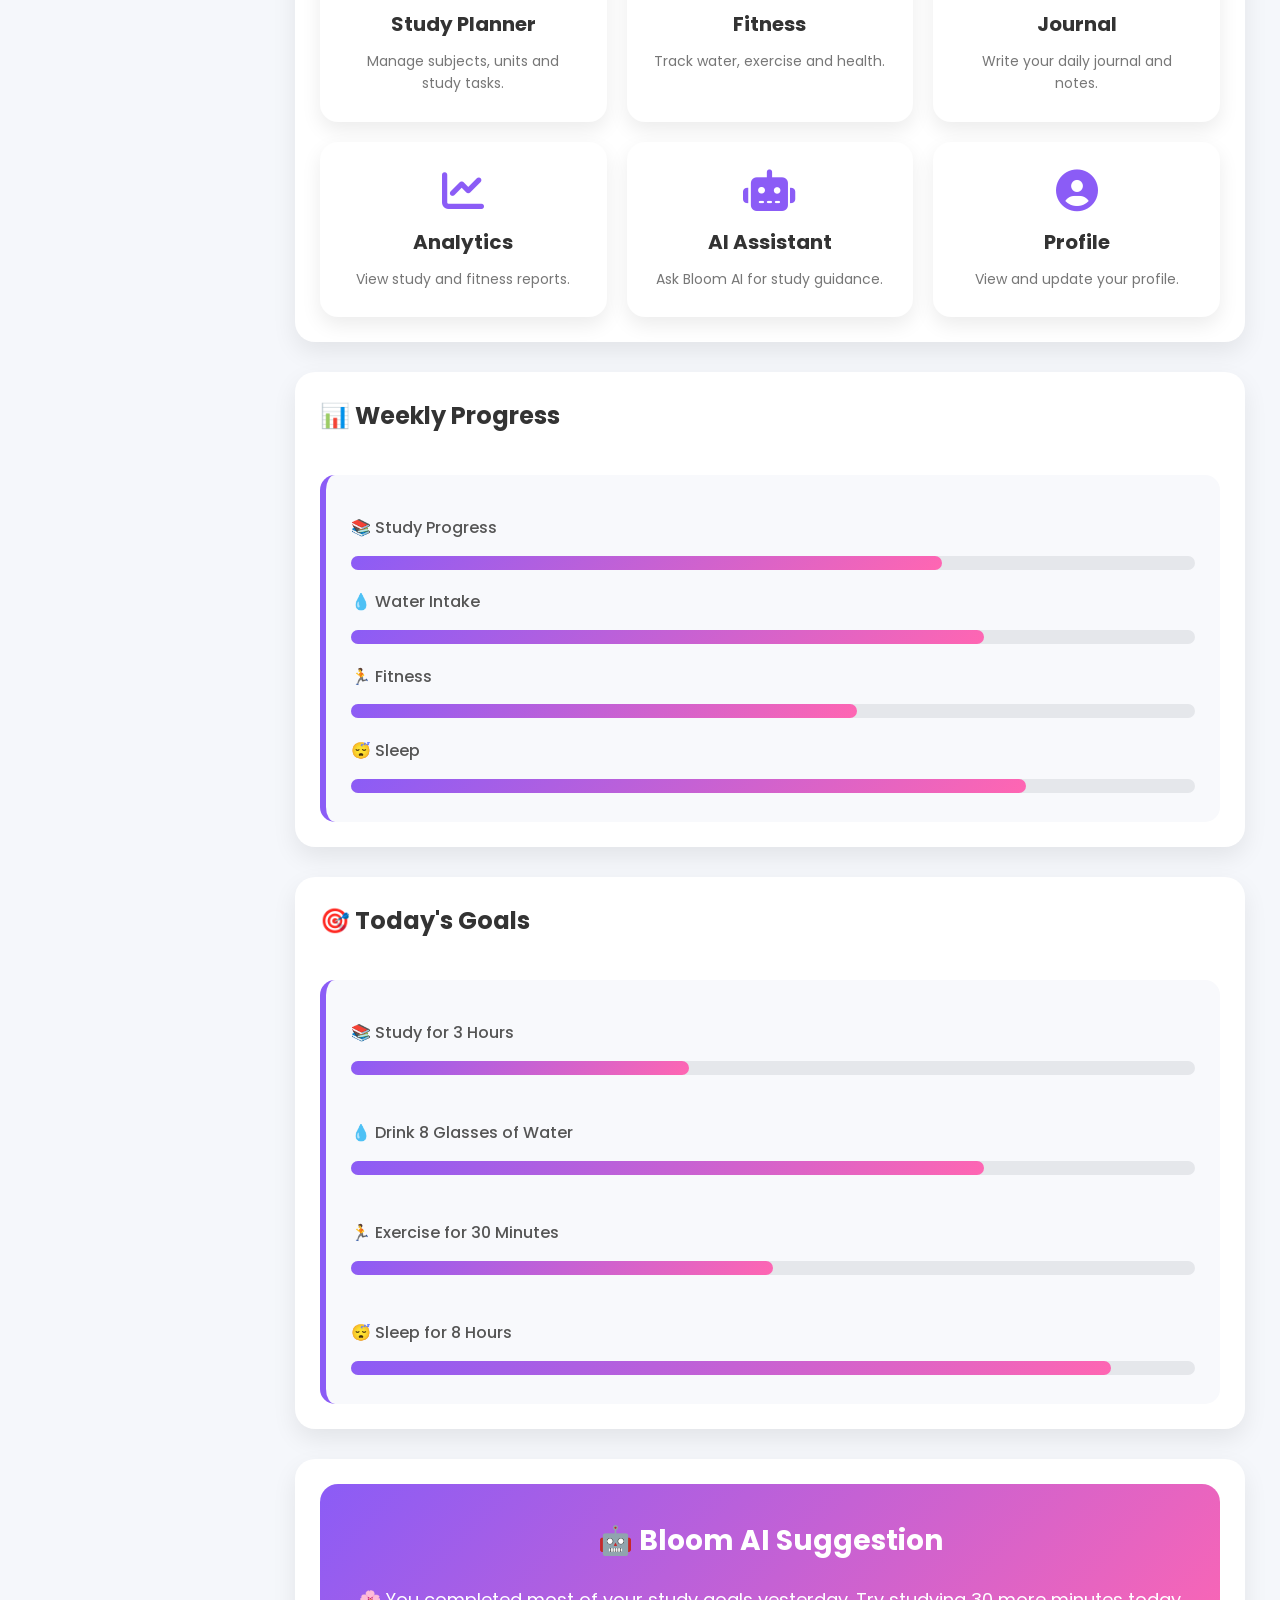
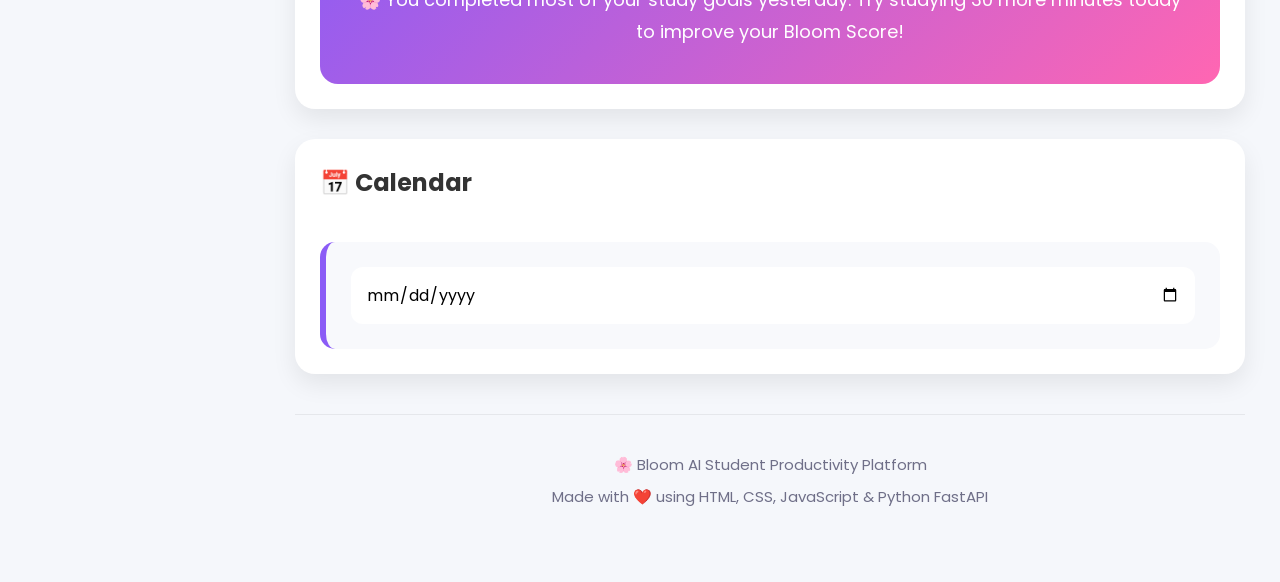
<file: dashboard.html>
<!DOCTYPE html>
<html lang="en">

<head>

    <meta charset="UTF-8">
    <meta name="viewport" content="width=device-width, initial-scale=1.0">

    <title>Bloom AI Dashboard</title>

    <!-- Google Font -->

    <link rel="preconnect" href="https://fonts.googleapis.com">

    <link rel="preconnect" href="https://fonts.gstatic.com" crossorigin>

    <link href="https://fonts.googleapis.com/css2?family=Poppins:wght@300;400;500;600;700&display=swap" rel="stylesheet">

    <!-- Font Awesome -->

    <link rel="stylesheet"
          href="https://cdnjs.cloudflare.com/ajax/libs/font-awesome/6.6.0/css/all.min.css">

    <!-- CSS -->

    <link rel="stylesheet" href="css/global.css">
    <link rel="stylesheet" href="css/sidebar.css">
    <link rel="stylesheet" href="css/dashboard.css">

</head>

<body>

<div class="dashboard">

    <!-- ===========================
            SIDEBAR
    ============================ -->

    <aside class="sidebar">

        <div class="logo">

            <h2>🌸 Bloom AI</h2>

            <p>Student Productivity</p>

        </div>

        <!-- User Card -->

        <div class="user-card">

            <div class="avatar">

                <i class="fas fa-user"></i>

            </div>

            <h3 id="userName">

                Student

            </h3>

            <p id="userEmail">

                student@email.com

            </p>

        </div>

        <!-- Navigation -->

        <ul>

            <li class="active">

                <i class="fas fa-house"></i>

                Dashboard

            </li>

            <li onclick="location.href='study.html'">

                <i class="fas fa-book"></i>

                Study Planner

            </li>

            <li onclick="location.href='fitness.html'">

                <i class="fas fa-dumbbell"></i>

                Fitness

            </li>

            <li onclick="location.href='journal.html'">

                <i class="fas fa-book-open"></i>

                Journal

            </li>

            <li onclick="location.href='analytics.html'">

                <i class="fas fa-chart-line"></i>

                Analytics

            </li>

            <li onclick="location.href='ai.html'">

                <i class="fas fa-robot"></i>

                AI Assistant

            </li>

            <li onclick="location.href='profile.html'">

                <i class="fas fa-user-circle"></i>

                Profile

            </li>

            <li onclick="location.href='settings.html'">

                <i class="fas fa-gear"></i>

                Settings

            </li>

        </ul>

        <!-- Bloom Score -->

        <div class="bloom-score">

            <h4>🌱 Bloom Score</h4>

            <div class="score" id="sidebarScore">

                85%

            </div>

        </div>

        <button id="logoutBtn" class="logout">

            <i class="fas fa-right-from-bracket"></i>

            Logout

        </button>

    </aside>

    <!-- ===========================
            MAIN CONTENT
    ============================ -->

    <main class="main-content">


        <!-- ===========================
                TOP BAR
        ============================ -->

        <header class="topbar">

            <div class="welcome">

                <h1>

                    Good Morning,

                    <span id="username">

                        Student

                    </span>

                    🌸

                </h1>

                <p id="currentDate">

                    Monday, 20 July 2026

                </p>

            </div>

            <div class="top-right">

                <button class="notification-btn">

                    <i class="fas fa-bell"></i>

                    <span class="notification-count">3</span>

                </button>

                <div class="clock">

                    <i class="fas fa-clock"></i>

                    <span id="currentTime"></span>

                </div>

            </div>

        </header>

        <!-- ===========================
                DASHBOARD CARDS
        ============================ -->

        <section class="cards">

            <div class="card">

                <div class="card-icon">

                    🌱

                </div>

                <div>

                    <h3>Bloom Score</h3>

                    <h2 id="bloomScore">

                        85%

                    </h2>

                </div>

            </div>

            <div class="card">

                <div class="card-icon">

                    📚

                </div>

                <div>

                    <h3>Study Progress</h3>

                    <h2 id="studyProgress">

                        12 / 18

                    </h2>

                </div>

            </div>

            <div class="card">

                <div class="card-icon">

                    💧

                </div>

                <div>

                    <h3>Water Intake</h3>

                    <h2 id="waterProgress">

                        6 / 8

                    </h2>

                </div>

            </div>

            <div class="card">

                <div class="card-icon">

                    🔥

                </div>

                <div>

                    <h3>Study Streak</h3>

                    <h2 id="studyStreak">

                        15 Days

                    </h2>

                </div>

            </div>

            <div class="card">

                <div class="card-icon">

                    😊

                </div>

                <div>

                    <h3>Mood</h3>

                    <h2 id="moodStatus">

                        Happy

                    </h2>

                </div>

            </div>

            <div class="card">

                <div class="card-icon">

                    📝

                </div>

                <div>

                    <h3>Journal Entries</h3>

                    <h2 id="journalCount">

                        21

                    </h2>

                </div>

            </div>

        </section>

        <!-- ===========================
                TODAY'S TASKS
        ============================ -->

        <section class="tasks">

            <div class="section-header">

                <h2>

                    📋 Today's Tasks

                </h2>

            </div>

            <ul id="todayTasks">

                <li>Loading tasks...</li>

            </ul>

        </section>



                <!-- ===========================
                RECENT ACTIVITY
        ============================ -->

        <section class="tasks">

            <div class="section-header">

                <h2>📈 Recent Activity</h2>

            </div>

            <ul id="recentActivity">

                <li>🌸 Welcome to Bloom AI!</li>

            </ul>

        </section>

        <!-- ===========================
                QUOTE OF THE DAY
        ============================ -->

        <section class="quote-section">

            <div class="quote-card">

                <h2>🌟 Quote of the Day</h2>

                <p id="dailyQuote">

                    Success is the sum of small efforts repeated every day.

                </p>

            </div>

        </section>

        <!-- ===========================
                QUICK ACTIONS
        ============================ -->

        <section class="quick-actions">

            <div class="section-header">

                <h2>⚡ Quick Actions</h2>

            </div>

            <div class="action-grid">

                <div class="action-card"
                     onclick="location.href='study.html'">

                    <i class="fas fa-book"></i>

                    <h3>Study Planner</h3>

                    <p>

                        Manage subjects, units and study tasks.

                    </p>

                </div>

                <div class="action-card"
                     onclick="location.href='fitness.html'">

                    <i class="fas fa-dumbbell"></i>

                    <h3>Fitness</h3>

                    <p>

                        Track water, exercise and health.

                    </p>

                </div>

                <div class="action-card"
                     onclick="location.href='journal.html'">

                    <i class="fas fa-book-open"></i>

                    <h3>Journal</h3>

                    <p>

                        Write your daily journal and notes.

                    </p>

                </div>

                <div class="action-card"
                     onclick="location.href='analytics.html'">

                    <i class="fas fa-chart-line"></i>

                    <h3>Analytics</h3>

                    <p>

                        View study and fitness reports.

                    </p>

                </div>

                <div class="action-card"
                     onclick="location.href='ai.html'">

                    <i class="fas fa-robot"></i>

                    <h3>AI Assistant</h3>

                    <p>

                        Ask Bloom AI for study guidance.

                    </p>

                </div>

                <div class="action-card"
                     onclick="location.href='profile.html'">

                    <i class="fas fa-user-circle"></i>

                    <h3>Profile</h3>

                    <p>

                        View and update your profile.

                    </p>

                </div>

            </div>

        </section>

        <!-- ===========================
                WEEKLY PROGRESS
        ============================ -->

        <section class="summary-section">

            <div class="section-header">

                <h2>📊 Weekly Progress</h2>

            </div>

            <div class="summary-card">

                <p>📚 Study Progress</p>

                <progress value="70" max="100"></progress>

                <p>💧 Water Intake</p>

                <progress value="75" max="100"></progress>

                <p>🏃 Fitness</p>

                <progress value="60" max="100"></progress>

                <p>😴 Sleep</p>

                <progress value="80" max="100"></progress>

            </div>

        </section>

                <!-- ===========================
                DAILY GOALS
        ============================ -->

        <section class="summary-section">

            <div class="section-header">

                <h2>🎯 Today's Goals</h2>

            </div>

            <div class="summary-card">

                <p>📚 Study for 3 Hours</p>

                <progress value="40" max="100"></progress>

                <br><br>

                <p>💧 Drink 8 Glasses of Water</p>

                <progress value="75" max="100"></progress>

                <br><br>

                <p>🏃 Exercise for 30 Minutes</p>

                <progress value="50" max="100"></progress>

                <br><br>

                <p>😴 Sleep for 8 Hours</p>

                <progress value="90" max="100"></progress>

            </div>

        </section>

        <!-- ===========================
                AI SUGGESTIONS
        ============================ -->

        <section class="quote-section">

            <div class="quote-card">

                <h2>🤖 Bloom AI Suggestion</h2>

                <p id="aiSuggestion">

                    🌸 You completed most of your study goals yesterday.
                    Try studying 30 more minutes today to improve your Bloom Score!

                </p>

            </div>

        </section>

        <!-- ===========================
                MINI CALENDAR
        ============================ -->

        <section class="summary-section">

            <div class="section-header">

                <h2>📅 Calendar</h2>

            </div>

            <div class="summary-card">

                <input
                    type="date"
                    id="calendarDate"
                    style="
                        width:100%;
                        padding:15px;
                        border:none;
                        border-radius:12px;
                        font-size:16px;
                    ">

            </div>

        </section>

        <!-- ===========================
                FOOTER
        ============================ -->

        <footer class="dashboard-footer">

            <p>

                🌸 Bloom AI Student Productivity Platform

            </p>

            <p>

                Made with ❤️ using HTML, CSS, JavaScript & Python FastAPI

            </p>

        </footer>

    </main>

</div>

<!-- JavaScript -->

<script src="js/storage.js"></script>
<script src="js/theme.js"></script>
<script src="js/sidebar.js"></script>
<script src="js/dashboard.js"></script>
</body>

</html>
</file>
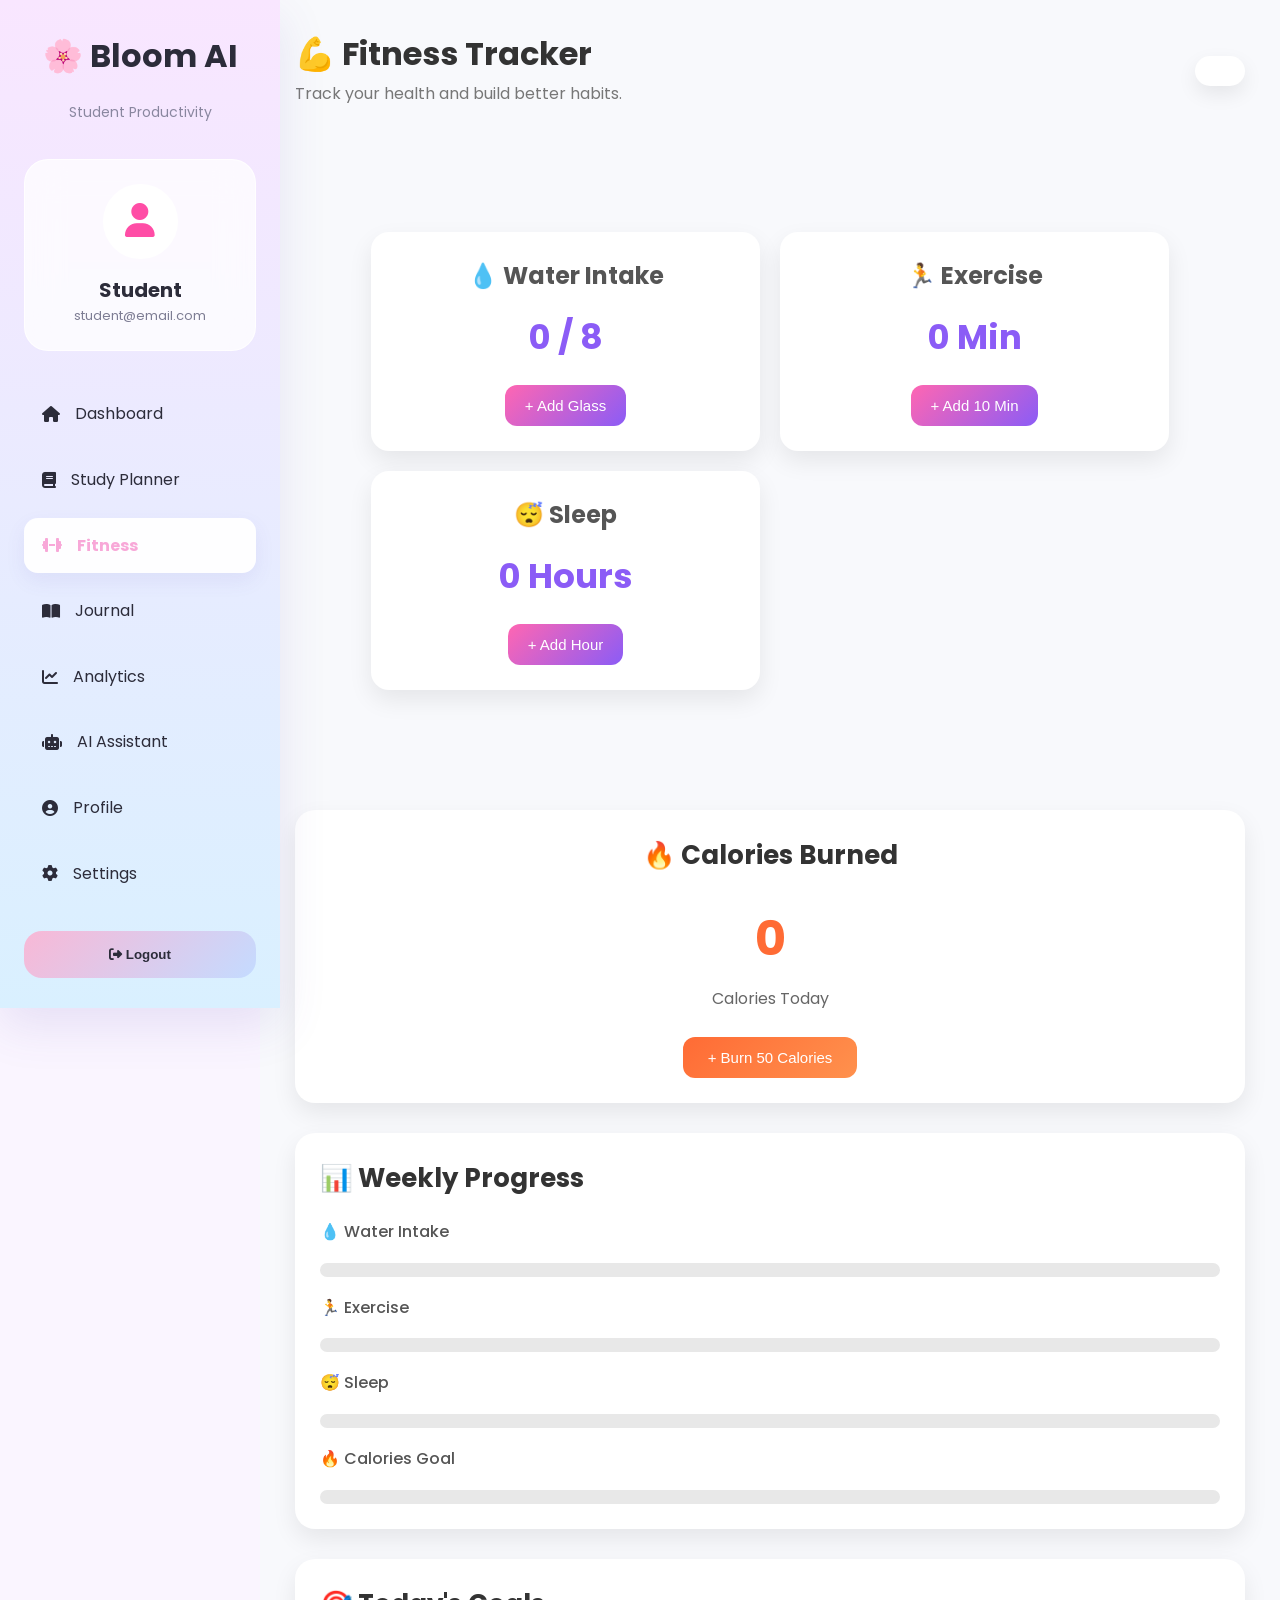
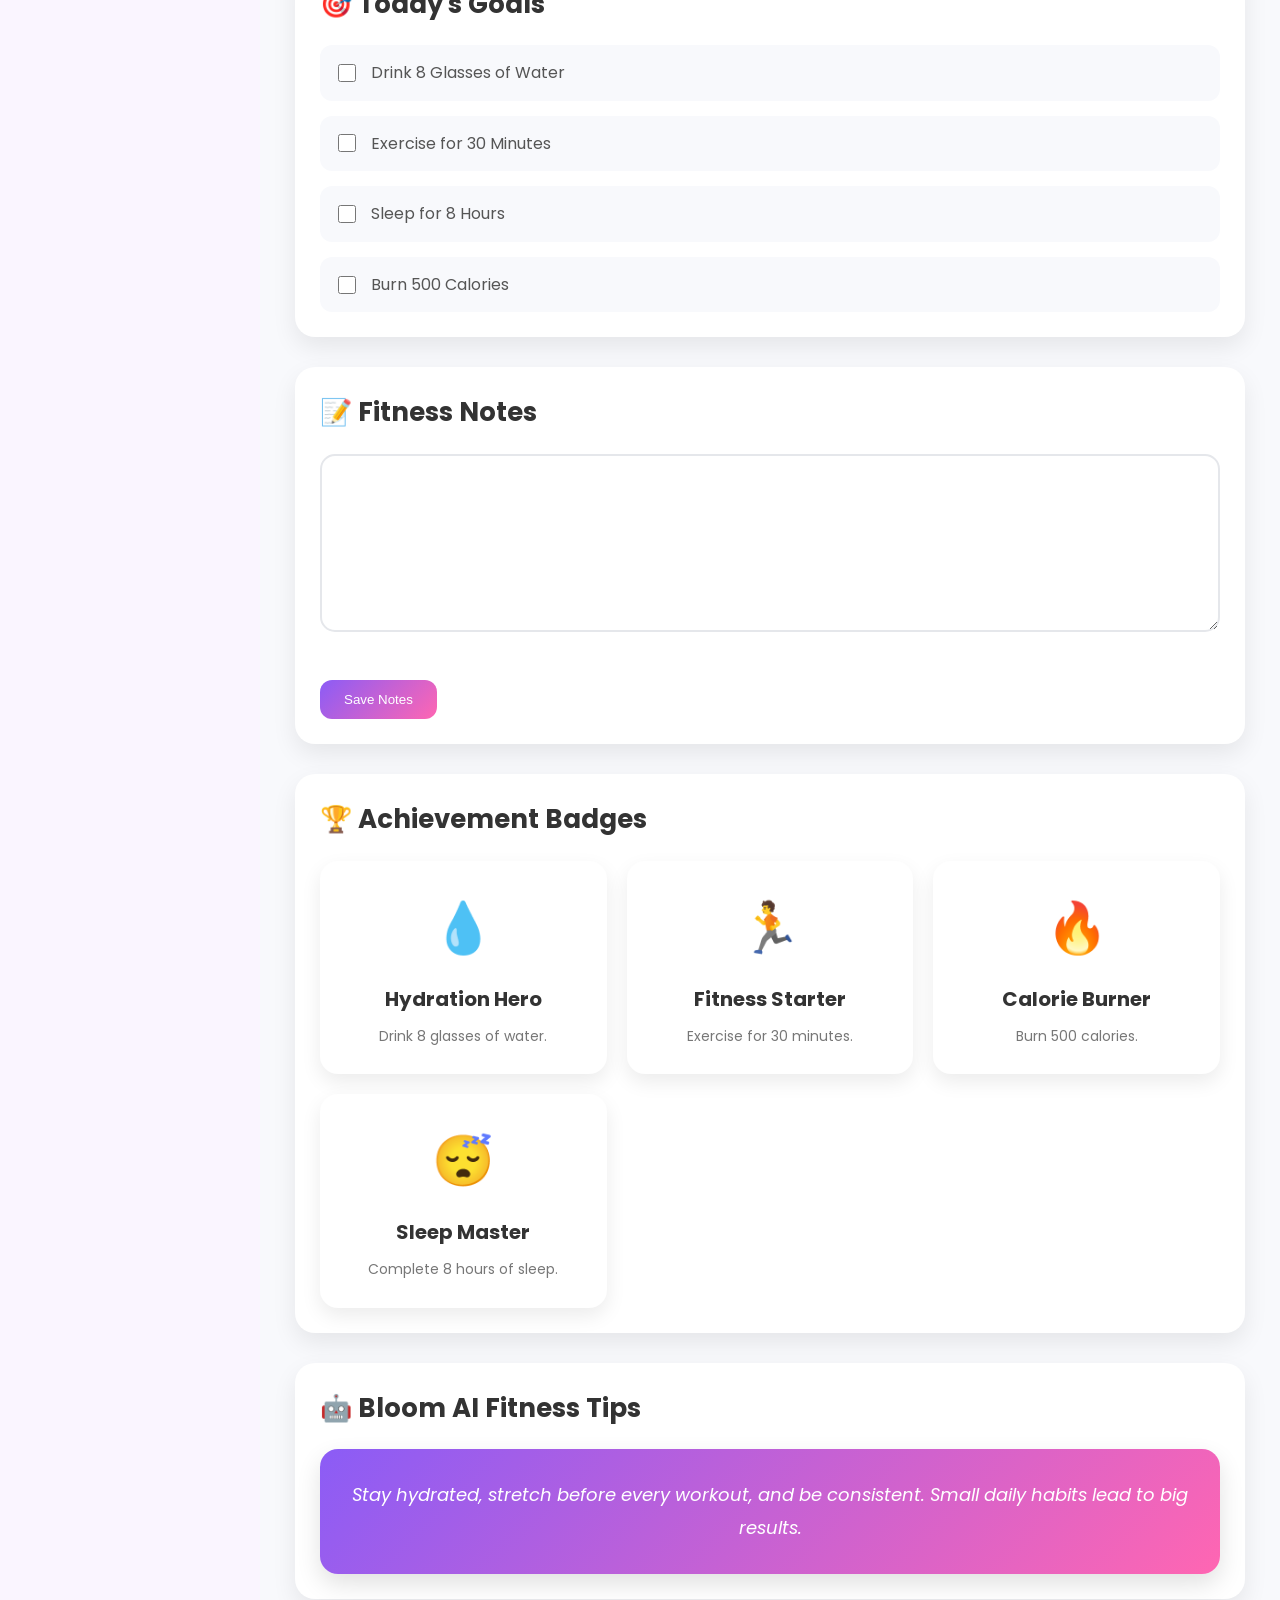
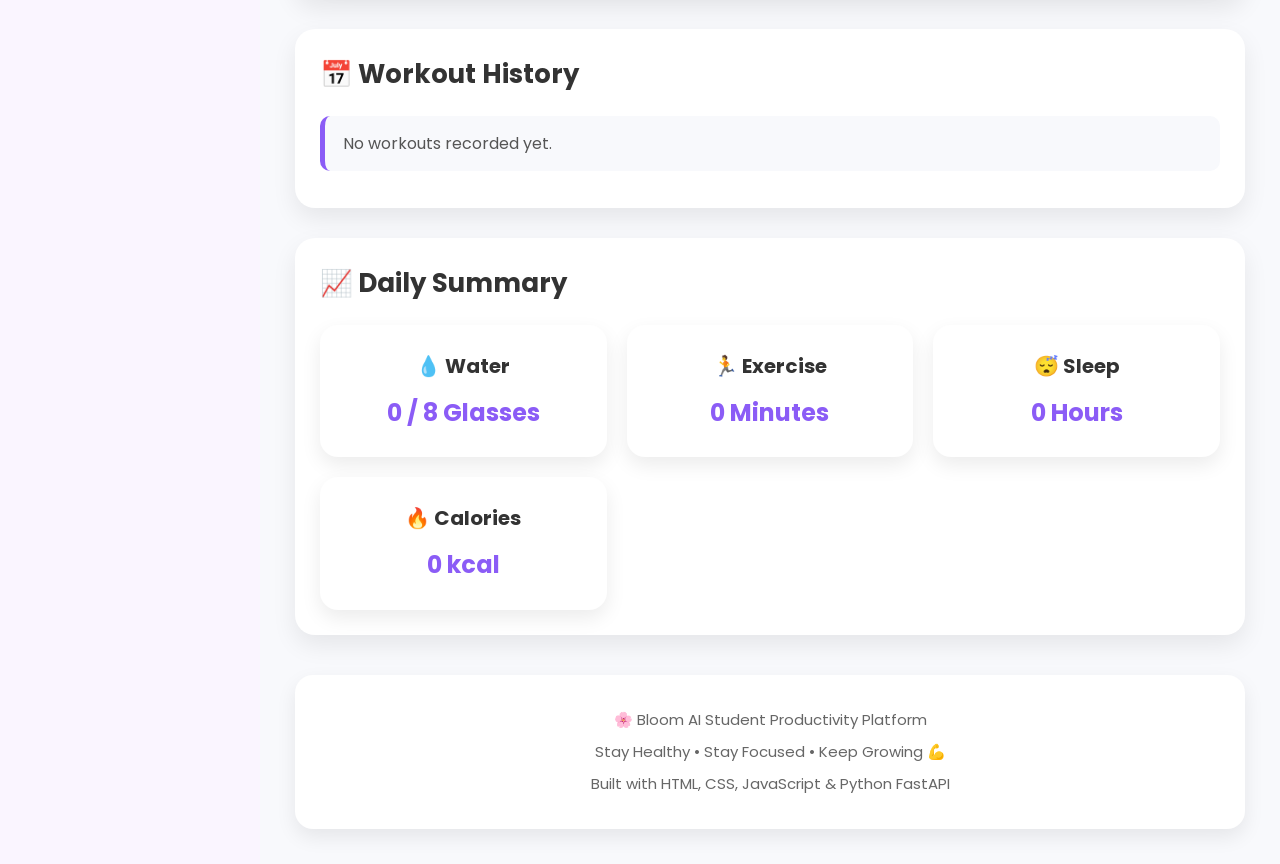
<file: fitness.html>
<!DOCTYPE html>
<html lang="en">

<head>

    <meta charset="UTF-8">

    <meta name="viewport"
          content="width=device-width, initial-scale=1.0">

    <title>Bloom AI - Fitness</title>

    <!-- Google Font -->

    <link rel="preconnect"
          href="https://fonts.googleapis.com">

    <link rel="preconnect"
          href="https://fonts.gstatic.com"
          crossorigin>

    <link href="https://fonts.googleapis.com/css2?family=Poppins:wght@300;400;500;600;700&display=swap"
          rel="stylesheet">

    <!-- Font Awesome -->

    <link rel="stylesheet"
          href="https://cdnjs.cloudflare.com/ajax/libs/font-awesome/6.6.0/css/all.min.css">

    <!-- CSS -->

    <link rel="stylesheet" href="css/global.css">
    <link rel="stylesheet" href="css/sidebar.css">
    <link rel="stylesheet" href="css/fitness.css">

</head>

<body>

<div class="dashboard">

    <!-- ===========================
            SIDEBAR
    ============================ -->

    <aside class="sidebar">

        <div class="logo">

            <h2>🌸 Bloom AI</h2>

            <p>Student Productivity</p>

        </div>

        <div class="user-card">

            <div class="avatar">

                <i class="fas fa-user"></i>

            </div>

            <h3 id="userName">

                Student

            </h3>

            <p id="userEmail">

                student@email.com

            </p>

        </div>

        <ul>

            <li onclick="location.href='dashboard.html'">

                <i class="fas fa-house"></i>

                Dashboard

            </li>

            <li onclick="location.href='study.html'">

                <i class="fas fa-book"></i>

                Study Planner

            </li>

            <li class="active">

                <i class="fas fa-dumbbell"></i>

                Fitness

            </li>

            <li onclick="location.href='journal.html'">

                <i class="fas fa-book-open"></i>

                Journal

            </li>

            <li onclick="location.href='analytics.html'">

                <i class="fas fa-chart-line"></i>

                Analytics

            </li>

            <li onclick="location.href='ai.html'">

                <i class="fas fa-robot"></i>

                AI Assistant

            </li>

            <li onclick="location.href='profile.html'">

                <i class="fas fa-user-circle"></i>

                Profile

            </li>

            <li onclick="location.href='settings.html'">

                <i class="fas fa-gear"></i>

                Settings

            </li>

        </ul>

        <button id="logoutBtn" class="logout">

            <i class="fas fa-right-from-bracket"></i>

            Logout

        </button>

    </aside>

    <!-- ===========================
            MAIN CONTENT
    ============================ -->

    <main class="main-content">

        <header class="topbar">

            <div>

                <h1>

                    💪 Fitness Tracker

                </h1>

                <p>

                    Track your health and build better habits.

                </p>

            </div>

            <div class="clock">

                <span id="currentTime"></span>

            </div>

        </header>

        <!-- ===========================
                FITNESS CARDS
        ============================ -->

        <section class="cards">

            <!-- Water -->

            <div class="card">

                <h3>💧 Water Intake</h3>

                <h2 id="waterCount">

                    0 / 8

                </h2>

                <button id="addWater">

                    + Add Glass

                </button>

            </div>

            <!-- Exercise -->

            <div class="card">

                <h3>🏃 Exercise</h3>

                <h2 id="exerciseMinutes">

                    0 Min

                </h2>

                <button id="addExercise">

                    + Add 10 Min

                </button>

            </div>

            <!-- Sleep -->

            <div class="card">

                <h3>😴 Sleep</h3>

                <h2 id="sleepHours">

                    0 Hours

                </h2>

                <button id="addSleep">

                    + Add Hour

                </button>

            </div>

        </section>

                <!-- ===========================
                CALORIES CARD
        ============================ -->

        <section class="fitness-section">

            <div class="fitness-card">

                <h2>

                    🔥 Calories Burned

                </h2>

                <div class="fitness-value">

                    <span id="caloriesBurned">

                        0

                    </span>

                    <p>Calories Today</p>

                </div>

                <button id="addCalories">

                    + Burn 50 Calories

                </button>

            </div>

        </section>

        <!-- ===========================
                WEEKLY PROGRESS
        ============================ -->

        <section class="fitness-section">

            <h2>

                📊 Weekly Progress

            </h2>

            <div class="progress-card">

                <p>💧 Water Intake</p>

                <progress id="waterProgress"
                          value="0"
                          max="8">
                </progress>

                <p>🏃 Exercise</p>

                <progress id="exerciseProgress"
                          value="0"
                          max="60">
                </progress>

                <p>😴 Sleep</p>

                <progress id="sleepProgress"
                          value="0"
                          max="8">
                </progress>

                <p>🔥 Calories Goal</p>

                <progress id="calorieProgress"
                          value="0"
                          max="500">
                </progress>

            </div>

        </section>

        <!-- ===========================
                TODAY'S GOALS
        ============================ -->

        <section class="fitness-section">

            <h2>

                🎯 Today's Goals

            </h2>

            <div class="goal-list">

                <div class="goal-item">

                    <input
                        type="checkbox"
                        id="goalWater">

                    <label for="goalWater">

                        Drink 8 Glasses of Water

                    </label>

                </div>

                <div class="goal-item">

                    <input
                        type="checkbox"
                        id="goalExercise">

                    <label for="goalExercise">

                        Exercise for 30 Minutes

                    </label>

                </div>

                <div class="goal-item">

                    <input
                        type="checkbox"
                        id="goalSleep">

                    <label for="goalSleep">

                        Sleep for 8 Hours

                    </label>

                </div>

                <div class="goal-item">

                    <input
                        type="checkbox"
                        id="goalCalories">

                    <label for="goalCalories">

                        Burn 500 Calories

                    </label>

                </div>

            </div>

        </section>

        <!-- ===========================
                FITNESS NOTES
        ============================ -->

        <section class="fitness-section">

            <h2>

                📝 Fitness Notes

            </h2>

            <textarea
                id="fitnessNotes"
                placeholder="Write your workout notes here..."
                rows="6">

            </textarea>

            <br><br>

            <button id="saveNotes">

                Save Notes

            </button>

        </section>

                <!-- ===========================
                ACHIEVEMENT BADGES
        ============================ -->

        <section class="fitness-section">

            <h2>

                🏆 Achievement Badges

            </h2>

            <div class="badge-grid">

                <div class="badge-card">

                    <div class="badge-icon">

                        💧

                    </div>

                    <h3>

                        Hydration Hero

                    </h3>

                    <p>

                        Drink 8 glasses of water.

                    </p>

                </div>

                <div class="badge-card">

                    <div class="badge-icon">

                        🏃

                    </div>

                    <h3>

                        Fitness Starter

                    </h3>

                    <p>

                        Exercise for 30 minutes.

                    </p>

                </div>

                <div class="badge-card">

                    <div class="badge-icon">

                        🔥

                    </div>

                    <h3>

                        Calorie Burner

                    </h3>

                    <p>

                        Burn 500 calories.

                    </p>

                </div>

                <div class="badge-card">

                    <div class="badge-icon">

                        😴

                    </div>

                    <h3>

                        Sleep Master

                    </h3>

                    <p>

                        Complete 8 hours of sleep.

                    </p>

                </div>

            </div>

        </section>

        <!-- ===========================
                AI FITNESS TIPS
        ============================ -->

        <section class="fitness-section">

            <h2>

                🤖 Bloom AI Fitness Tips

            </h2>

            <div class="fitness-tip">

                <p id="fitnessTip">

                    Stay hydrated, stretch before every workout,
                    and be consistent. Small daily habits lead to
                    big results.

                </p>

            </div>

        </section>

        <!-- ===========================
                WORKOUT HISTORY
        ============================ -->

        <section class="fitness-section">

            <h2>

                📅 Workout History

            </h2>

            <ul id="workoutHistory">

                <li>

                    No workouts recorded yet.

                </li>

            </ul>

        </section>

        <!-- ===========================
                DAILY SUMMARY
        ============================ -->

        <section class="fitness-section">

            <h2>

                📈 Daily Summary

            </h2>

            <div class="summary-grid">

                <div class="summary-card">

                    <h3>

                        💧 Water

                    </h3>

                    <p id="summaryWater">

                        0 / 8 Glasses

                    </p>

                </div>

                <div class="summary-card">

                    <h3>

                        🏃 Exercise

                    </h3>

                    <p id="summaryExercise">

                        0 Minutes

                    </p>

                </div>

                <div class="summary-card">

                    <h3>

                        😴 Sleep

                    </h3>

                    <p id="summarySleep">

                        0 Hours

                    </p>

                </div>

                <div class="summary-card">

                    <h3>

                        🔥 Calories

                    </h3>

                    <p id="summaryCalories">

                        0 kcal

                    </p>

                </div>

            </div>

        </section>


                <!-- ===========================
                FOOTER
        ============================ -->

        <footer class="fitness-footer">

            <p>

                🌸 Bloom AI Student Productivity Platform

            </p>

            <p>

                Stay Healthy • Stay Focused • Keep Growing 💪

            </p>

            <p>

                Built with HTML, CSS, JavaScript & Python FastAPI

            </p>

        </footer>

    </main>

</div>

<!-- ===========================
        JAVASCRIPT FILES
=========================== -->

<script src="js/storage.js"></script>
<script src="js/sidebar.js"></script>
<script src="js/fitness.js"></script>

</body>

</html>
</file>
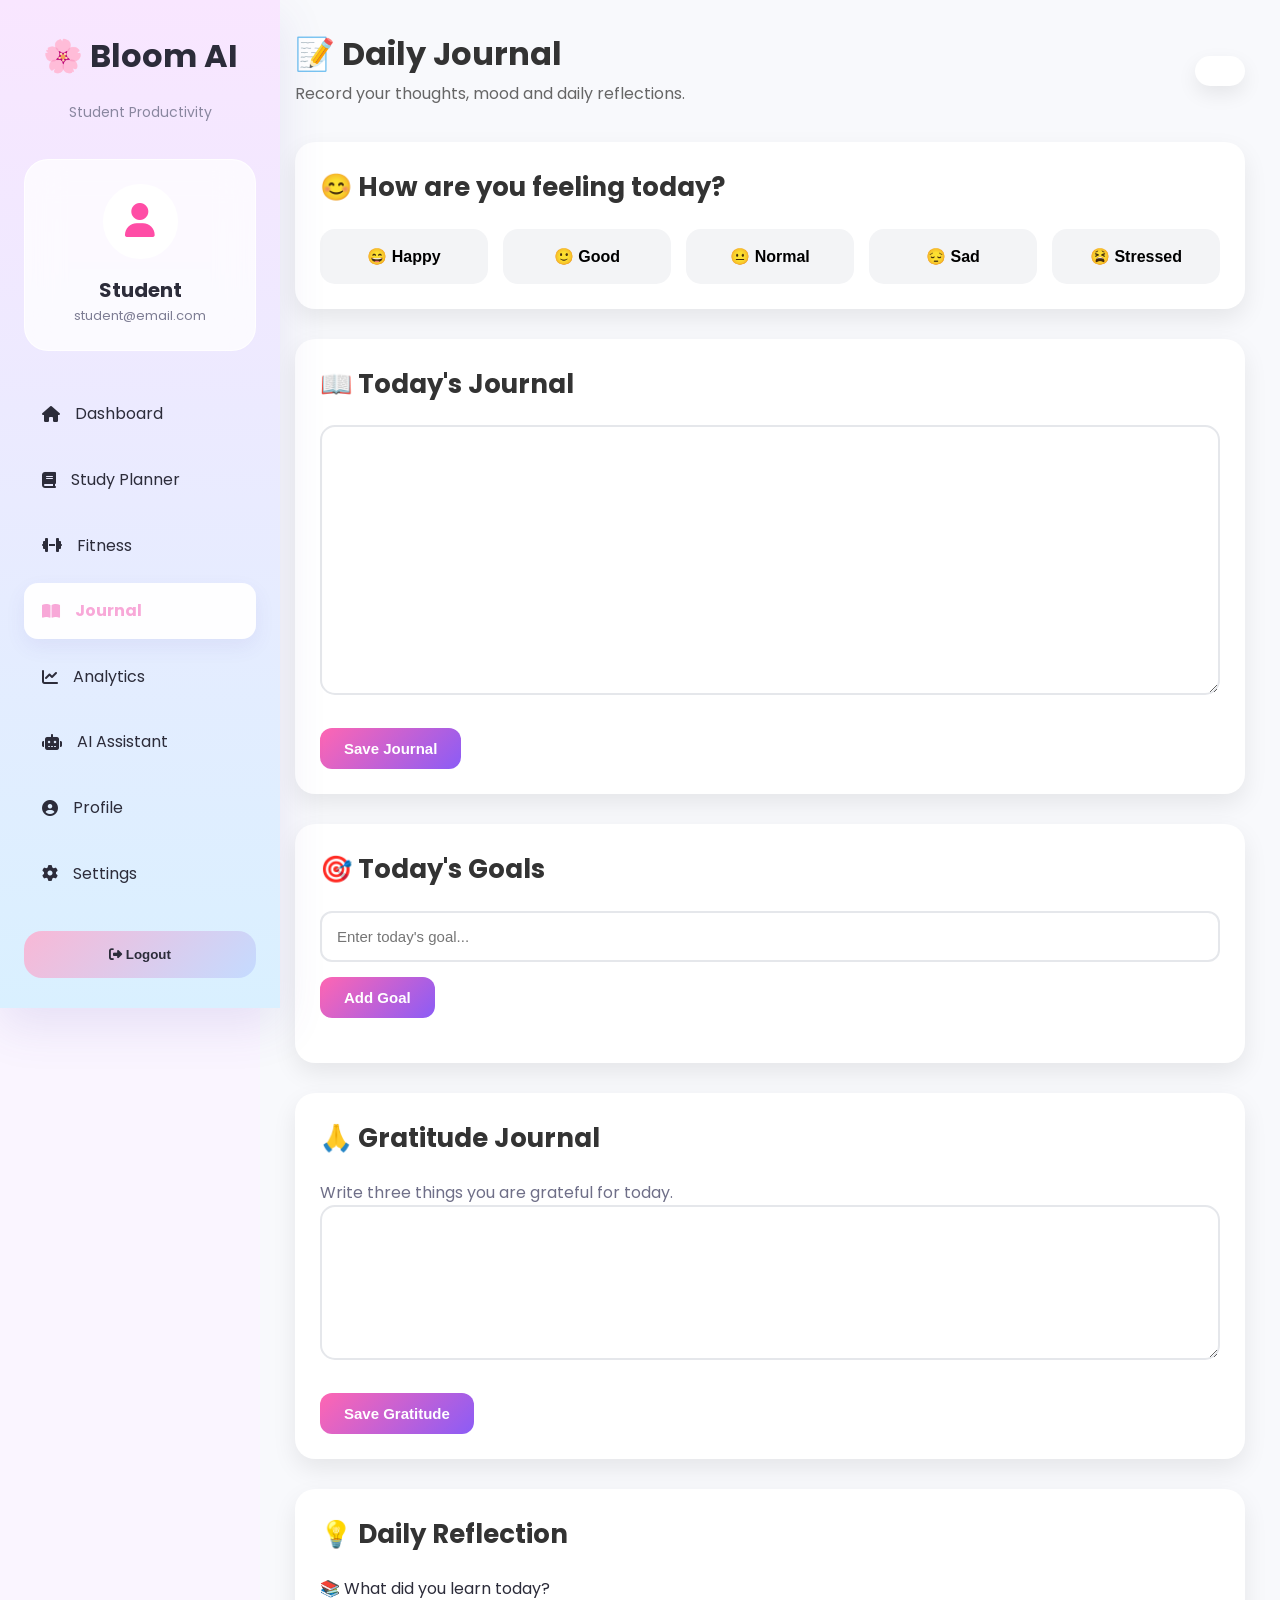
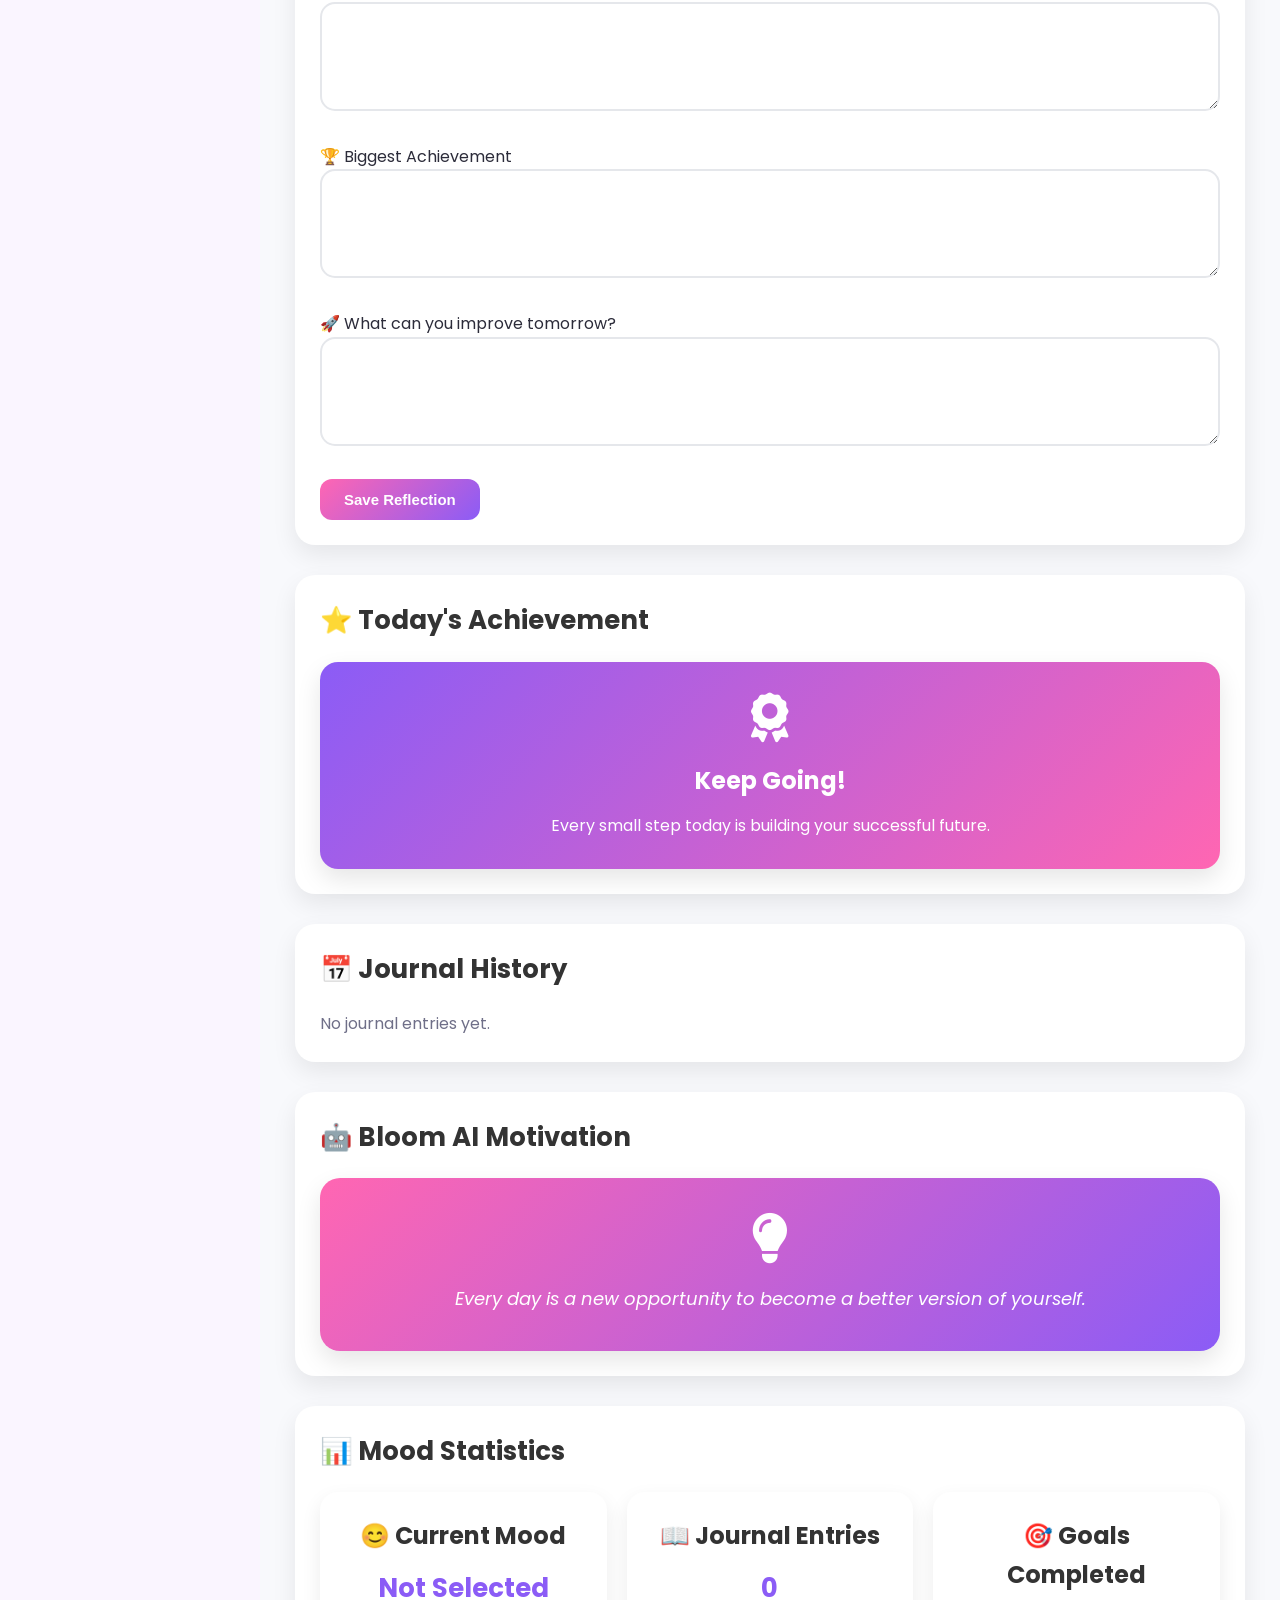
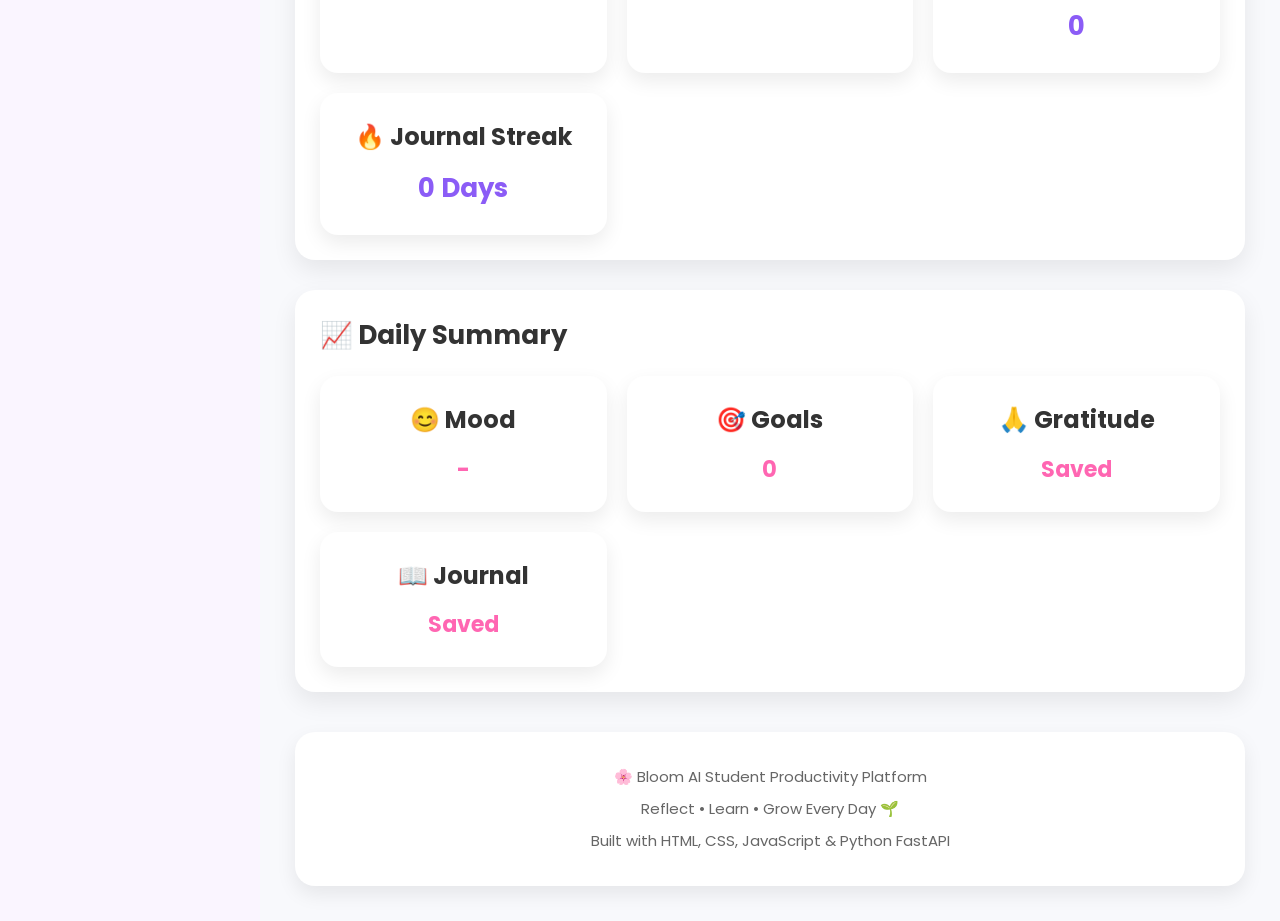
<file: journal.html>
<!DOCTYPE html>
<html lang="en">

<head>

    <meta charset="UTF-8">

    <meta name="viewport"
          content="width=device-width, initial-scale=1.0">

    <title>Bloom AI - Journal</title>

    <!-- Google Font -->

    <link rel="preconnect"
          href="https://fonts.googleapis.com">

    <link rel="preconnect"
          href="https://fonts.gstatic.com"
          crossorigin>

    <link href="https://fonts.googleapis.com/css2?family=Poppins:wght@300;400;500;600;700&display=swap"
          rel="stylesheet">

    <!-- Font Awesome -->

    <link rel="stylesheet"
          href="https://cdnjs.cloudflare.com/ajax/libs/font-awesome/6.6.0/css/all.min.css">

    <!-- CSS -->

    <link rel="stylesheet" href="css/global.css">
    <link rel="stylesheet" href="css/sidebar.css">
    <link rel="stylesheet" href="css/journal.css">

</head>

<body>

<div class="dashboard">

    <!-- ===========================
            SIDEBAR
    ============================ -->

    <aside class="sidebar">

        <div class="logo">

            <h2>🌸 Bloom AI</h2>

            <p>Student Productivity</p>

        </div>

        <div class="user-card">

            <div class="avatar">

                <i class="fas fa-user"></i>

            </div>

            <h3 id="userName">

                Student

            </h3>

            <p id="userEmail">

                student@email.com

            </p>

        </div>

        <ul>

            <li onclick="location.href='dashboard.html'">

                <i class="fas fa-house"></i>

                Dashboard

            </li>

            <li onclick="location.href='study.html'">

                <i class="fas fa-book"></i>

                Study Planner

            </li>

            <li onclick="location.href='fitness.html'">

                <i class="fas fa-dumbbell"></i>

                Fitness

            </li>

            <li class="active">

                <i class="fas fa-book-open"></i>

                Journal

            </li>

            <li onclick="location.href='analytics.html'">

                <i class="fas fa-chart-line"></i>

                Analytics

            </li>

            <li onclick="location.href='ai.html'">

                <i class="fas fa-robot"></i>

                AI Assistant

            </li>

            <li onclick="location.href='profile.html'">

                <i class="fas fa-user-circle"></i>

                Profile

            </li>

            <li onclick="location.href='settings.html'">

                <i class="fas fa-gear"></i>

                Settings

            </li>

        </ul>

        <button id="logoutBtn" class="logout">

            <i class="fas fa-right-from-bracket"></i>

            Logout

        </button>

    </aside>

    <!-- ===========================
            MAIN CONTENT
    ============================ -->

    <main class="main-content">

        <header class="topbar">

            <div>

                <h1>

                    📝 Daily Journal

                </h1>

                <p>

                    Record your thoughts, mood and daily reflections.

                </p>

            </div>

            <div class="clock">

                <span id="currentTime"></span>

            </div>

        </header>

        <!-- ===========================
                MOOD TRACKER
        ============================ -->

        <section class="journal-section">

            <h2>

                😊 How are you feeling today?

            </h2>

            <div class="mood-grid">

                <button class="mood-btn" data-mood="Happy">

                    😄 Happy

                </button>

                <button class="mood-btn" data-mood="Good">

                    🙂 Good

                </button>

                <button class="mood-btn" data-mood="Normal">

                    😐 Normal

                </button>

                <button class="mood-btn" data-mood="Sad">

                    😔 Sad

                </button>

                <button class="mood-btn" data-mood="Stressed">

                    😫 Stressed

                </button>

            </div>

        </section>

        <!-- ===========================
                DAILY JOURNAL
        ============================ -->

        <section class="journal-section">

            <h2>

                📖 Today's Journal

            </h2>

            <textarea
                id="journalText"
                rows="10"
                placeholder="Write about your day, your thoughts, achievements, or anything you'd like to remember...">
            </textarea>

            <br><br>

            <button id="saveJournal">

                Save Journal

            </button>

        </section>

                <!-- ===========================
                TODAY'S GOALS
        ============================ -->

        <section class="journal-section">

            <h2>

                🎯 Today's Goals

            </h2>

            <input
                type="text"
                id="goalInput"
                placeholder="Enter today's goal...">

            <button id="addGoal">

                Add Goal

            </button>

            <ul id="goalList">

            </ul>

        </section>

        <!-- ===========================
                GRATITUDE JOURNAL
        ============================ -->

        <section class="journal-section">

            <h2>

                🙏 Gratitude Journal

            </h2>

            <p>

                Write three things you are grateful for today.

            </p>

            <textarea
                id="gratitudeText"
                rows="5"
                placeholder="Example:
1. My family
2. Learning something new
3. Good health">
            </textarea>

            <br><br>

            <button id="saveGratitude">

                Save Gratitude

            </button>

        </section>

        <!-- ===========================
                DAILY REFLECTION
        ============================ -->

        <section class="journal-section">

            <h2>

                💡 Daily Reflection

            </h2>

            <label>

                📚 What did you learn today?

            </label>

            <textarea
                id="learningText"
                rows="3"
                placeholder="Write what you learned today...">
            </textarea>

            <br><br>

            <label>

                🏆 Biggest Achievement

            </label>

            <textarea
                id="achievementText"
                rows="3"
                placeholder="Write your biggest achievement...">
            </textarea>

            <br><br>

            <label>

                🚀 What can you improve tomorrow?

            </label>

            <textarea
                id="improvementText"
                rows="3"
                placeholder="Write your improvement plan...">
            </textarea>

            <br><br>

            <button id="saveReflection">

                Save Reflection

            </button>

        </section>

        <!-- ===========================
                PERSONAL ACHIEVEMENT
        ============================ -->

        <section class="journal-section">

            <h2>

                ⭐ Today's Achievement

            </h2>

            <div class="achievement-card">

                <i class="fas fa-award"></i>

                <h3 id="achievementTitle">

                    Keep Going!

                </h3>

                <p id="achievementMessage">

                    Every small step today is building your successful future.

                </p>

            </div>

        </section>

                <!-- ===========================
                JOURNAL HISTORY
        ============================ -->

        <section class="journal-section">

            <h2>

                📅 Journal History

            </h2>

            <div id="journalHistory">

                <p>

                    No journal entries yet.

                </p>

            </div>

        </section>

        <!-- ===========================
                BLOOM AI MOTIVATION
        ============================ -->

        <section class="journal-section">

            <h2>

                🤖 Bloom AI Motivation

            </h2>

            <div class="motivation-card">

                <i class="fas fa-lightbulb"></i>

                <p id="motivationText">

                    Every day is a new opportunity to become a better version of yourself.

                </p>

            </div>

        </section>

        <!-- ===========================
                MOOD STATISTICS
        ============================ -->

        <section class="journal-section">

            <h2>

                📊 Mood Statistics

            </h2>

            <div class="stats-grid">

                <div class="stat-card">

                    <h3>

                        😊 Current Mood

                    </h3>

                    <p id="currentMood">

                        Not Selected

                    </p>

                </div>

                <div class="stat-card">

                    <h3>

                        📖 Journal Entries

                    </h3>

                    <p id="totalEntries">

                        0

                    </p>

                </div>

                <div class="stat-card">

                    <h3>

                        🎯 Goals Completed

                    </h3>

                    <p id="completedGoals">

                        0

                    </p>

                </div>

                <div class="stat-card">

                    <h3>

                        🔥 Journal Streak

                    </h3>

                    <p id="journalStreak">

                        0 Days

                    </p>

                </div>

            </div>

        </section>

        <!-- ===========================
                DAILY SUMMARY
        ============================ -->

        <section class="journal-section">

            <h2>

                📈 Daily Summary

            </h2>

            <div class="summary-grid">

                <div class="summary-card">

                    <h3>

                        😊 Mood

                    </h3>

                    <p id="summaryMood">

                        -

                    </p>

                </div>

                <div class="summary-card">

                    <h3>

                        🎯 Goals

                    </h3>

                    <p id="summaryGoals">

                        0

                    </p>

                </div>

                <div class="summary-card">

                    <h3>

                        🙏 Gratitude

                    </h3>

                    <p id="summaryGratitude">

                        Saved

                    </p>

                </div>

                <div class="summary-card">

                    <h3>

                        📖 Journal

                    </h3>

                    <p id="summaryJournal">

                        Saved

                    </p>

                </div>

            </div>

        </section>
                <!-- ===========================
                FOOTER
        ============================ -->

        <footer class="journal-footer">

            <p>

                🌸 Bloom AI Student Productivity Platform

            </p>

            <p>

                Reflect • Learn • Grow Every Day 🌱

            </p>

            <p>

                Built with HTML, CSS, JavaScript & Python FastAPI

            </p>

        </footer>

    </main>

</div>

<!-- ===========================
        JAVASCRIPT FILES
=========================== -->

<script src="js/storage.js"></script>
<script src="js/sidebar.js"></script>
<script src="js/journal.js"></script>

</body>

</html>
</file>
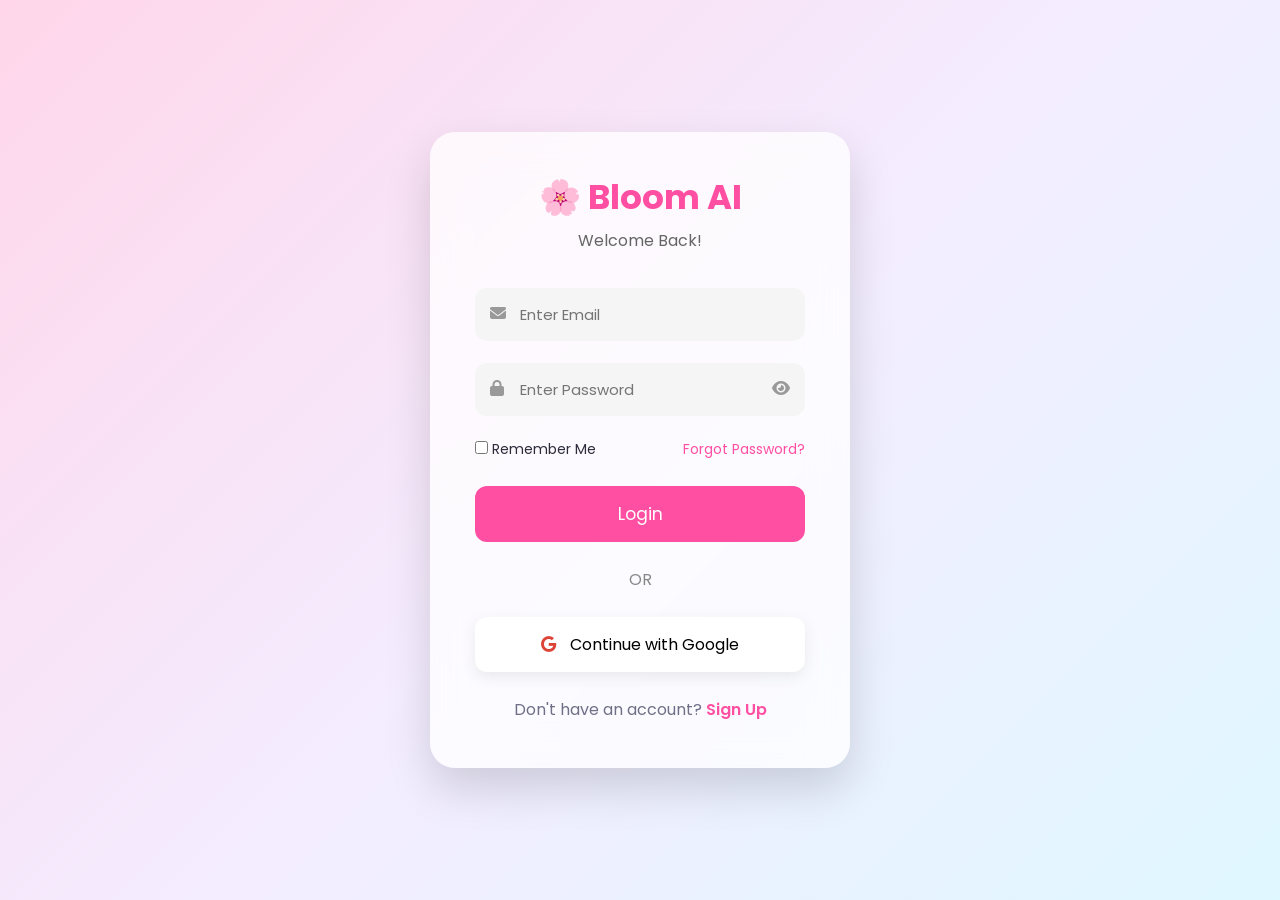
<file: login.html>
<!DOCTYPE html>
<html lang="en">

<head>

    <meta charset="UTF-8">

    <meta name="viewport"
          content="width=device-width, initial-scale=1.0">

    <title>Bloom AI | Login</title>

    <!-- Google Font -->

    <link rel="preconnect"
          href="https://fonts.googleapis.com">

    <link rel="preconnect"
          href="https://fonts.gstatic.com"
          crossorigin>

    <link href="https://fonts.googleapis.com/css2?family=Poppins:wght@300;400;500;600;700&display=swap"
          rel="stylesheet">

    <!-- Font Awesome -->

    <link rel="stylesheet"
          href="https://cdnjs.cloudflare.com/ajax/libs/font-awesome/6.6.0/css/all.min.css">

    <link rel="stylesheet" href="css/global.css">
    <link rel="stylesheet" href="css/login.css">

</head>

<body>

<div class="login-container">

    <div class="login-card">

        <h1>🌸 Bloom AI</h1>

        <p class="subtitle">

            Welcome Back!

        </p>

        <form id="loginForm">

            <div class="input-box">

                <i class="fas fa-envelope"></i>

                <input
                    type="email"
                    id="email"
                    placeholder="Enter Email">

            </div>

            <div class="input-box">

                <i class="fas fa-lock"></i>

                <input
                    type="password"
                    id="password"
                    placeholder="Enter Password">

                <i
                    class="fas fa-eye toggle-password"
                    id="togglePassword"></i>

            </div>

            <div class="login-options">

                <label>

                    <input type="checkbox">

                    Remember Me

                </label>

                <a href="#">

                    Forgot Password?

                </a>

            </div>

            <button
                type="submit"
                class="login-btn">

                Login

            </button>

        </form>

        <div class="divider">

            OR

        </div>

        <button class="google-btn">

            <i class="fab fa-google"></i>

            Continue with Google

        </button>

        <p class="signup-link">

            Don't have an account?

            <a href="signup.html">

                Sign Up

            </a>

        </p>

    </div>

</div>

<script src="js/login.js"></script>

</body>

</html>
</file>
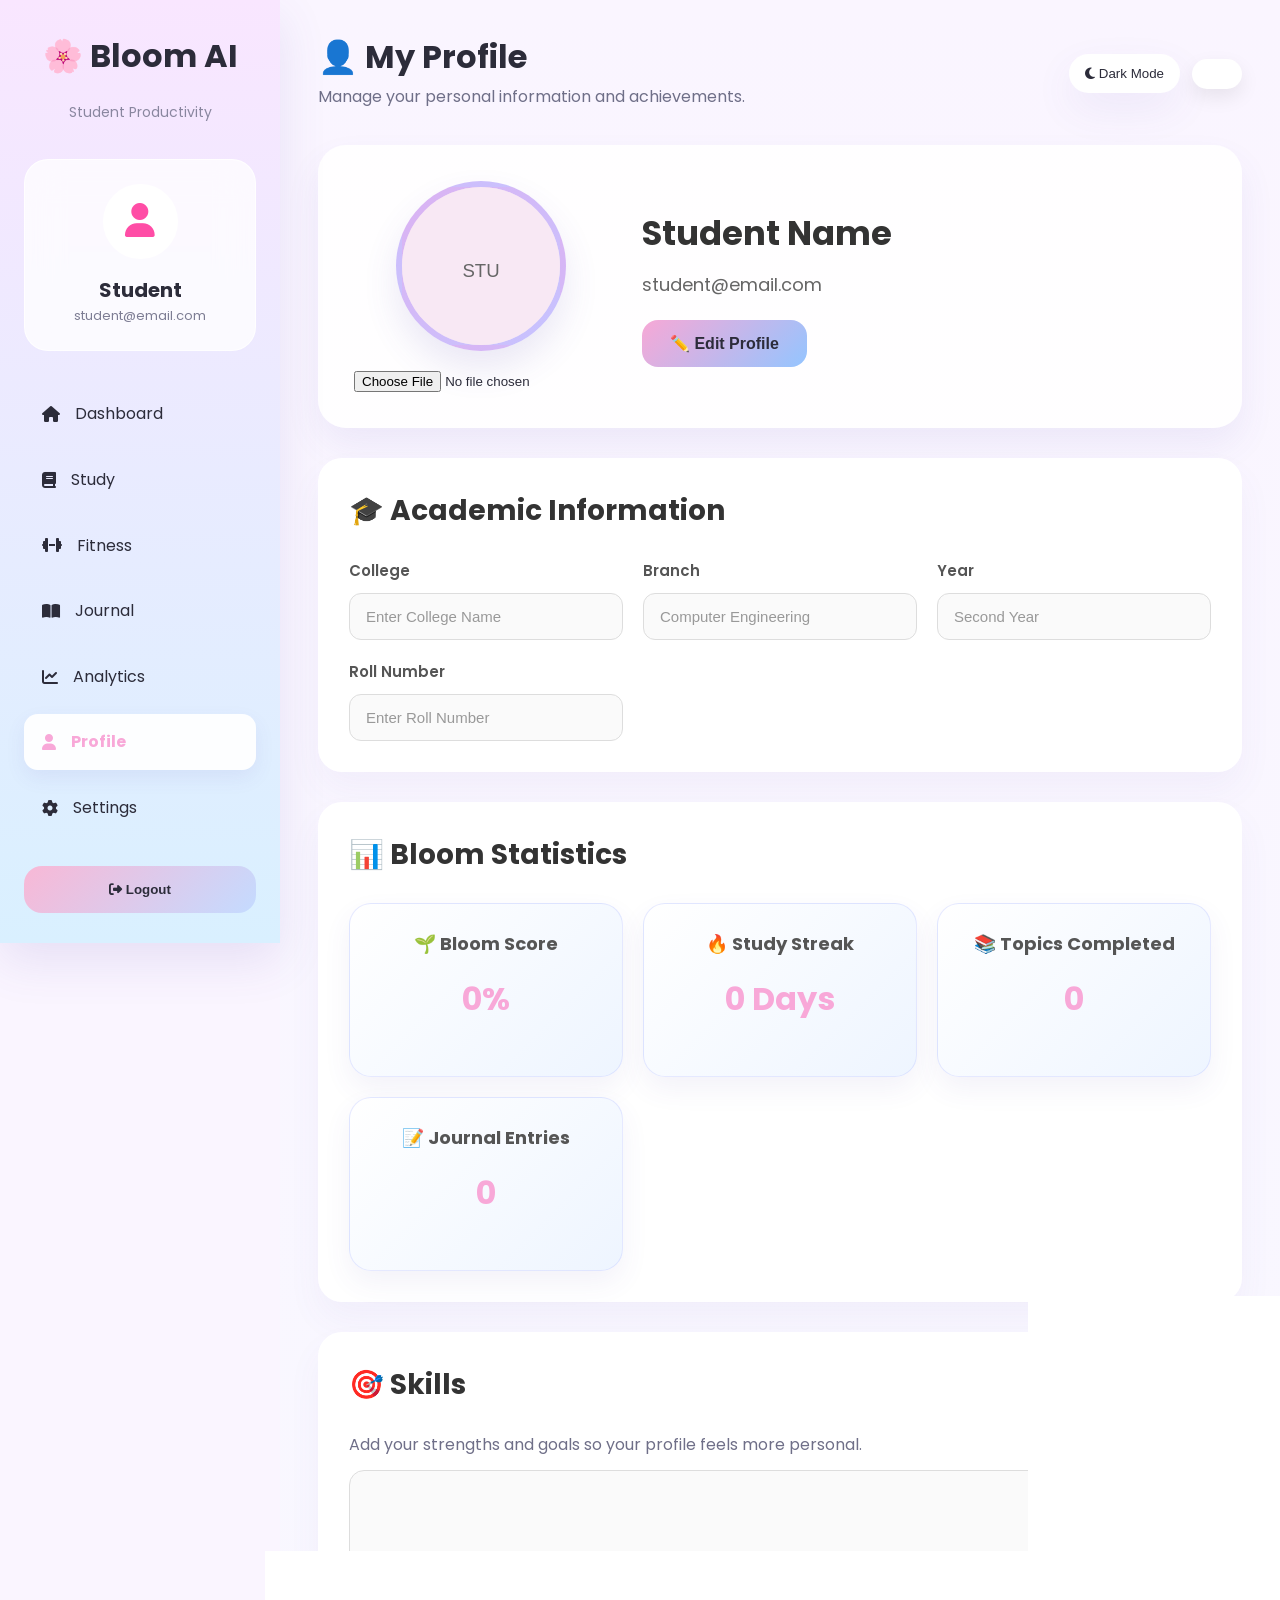
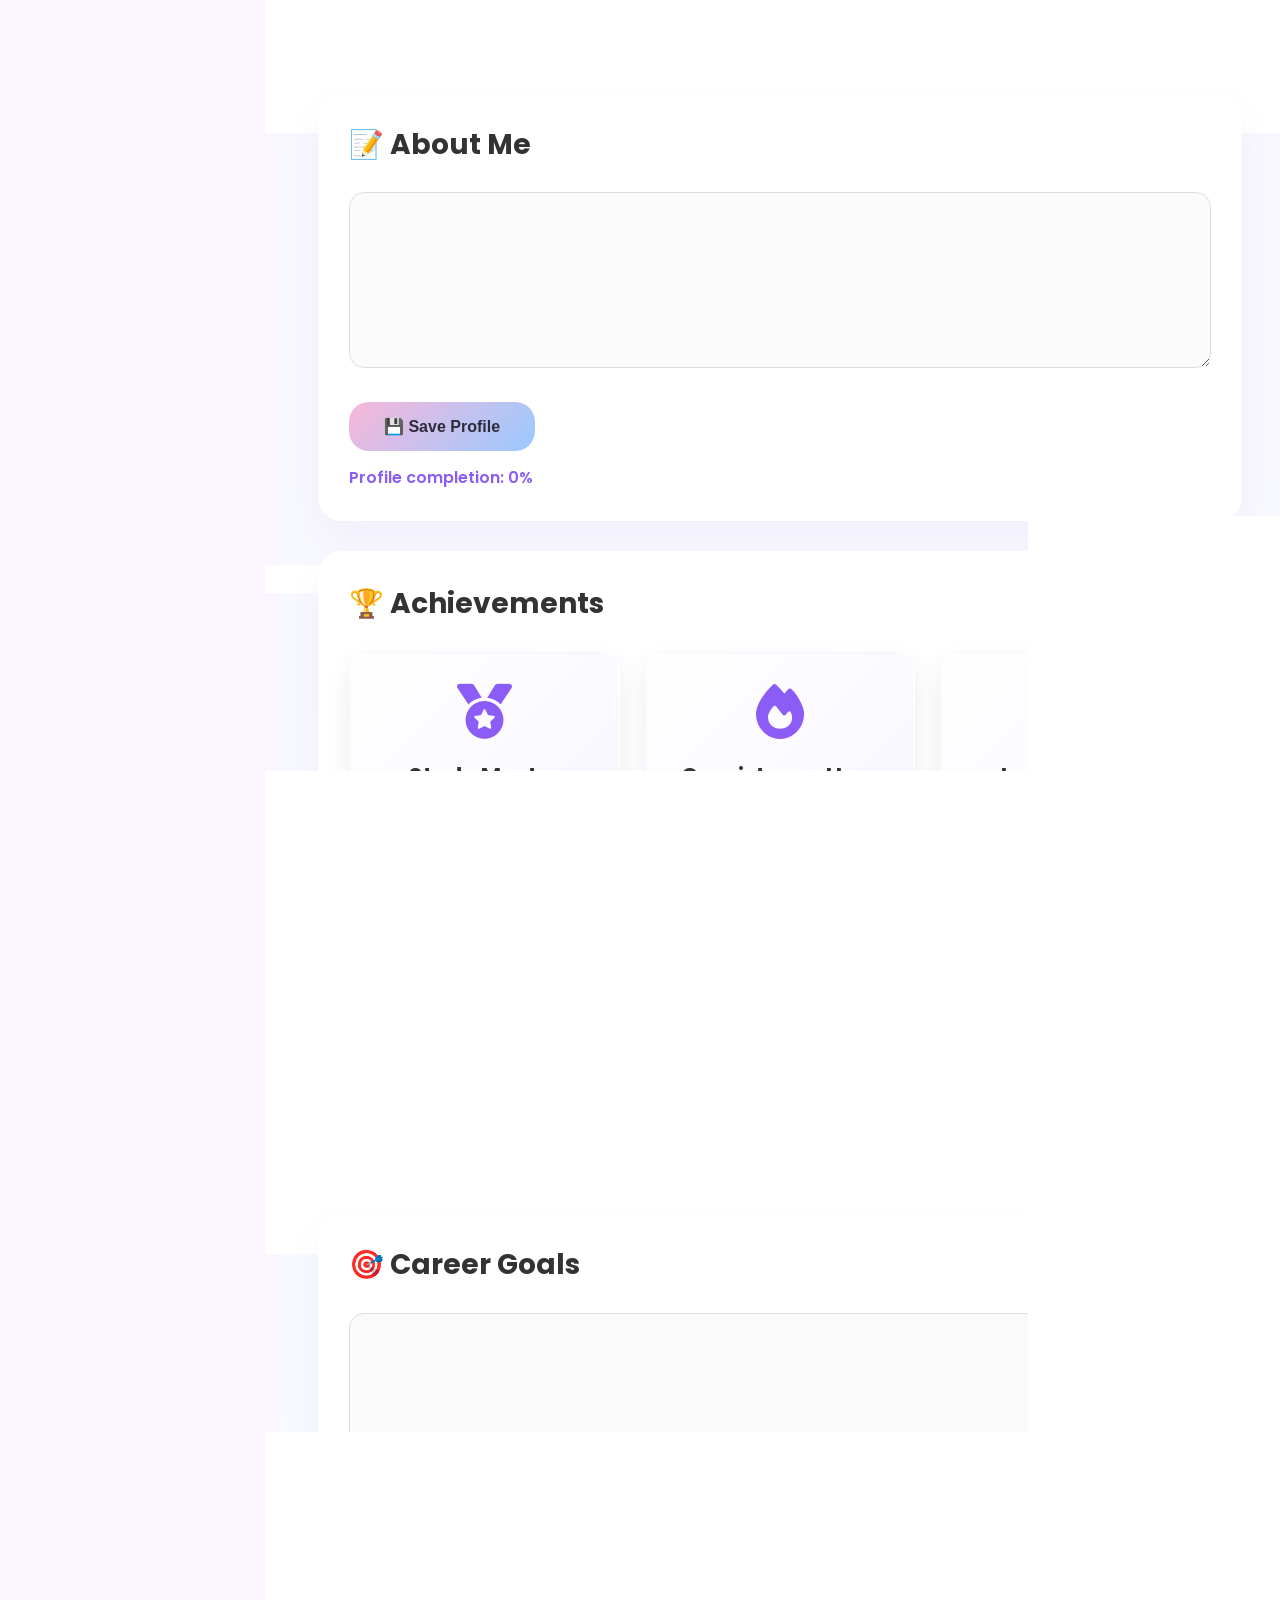
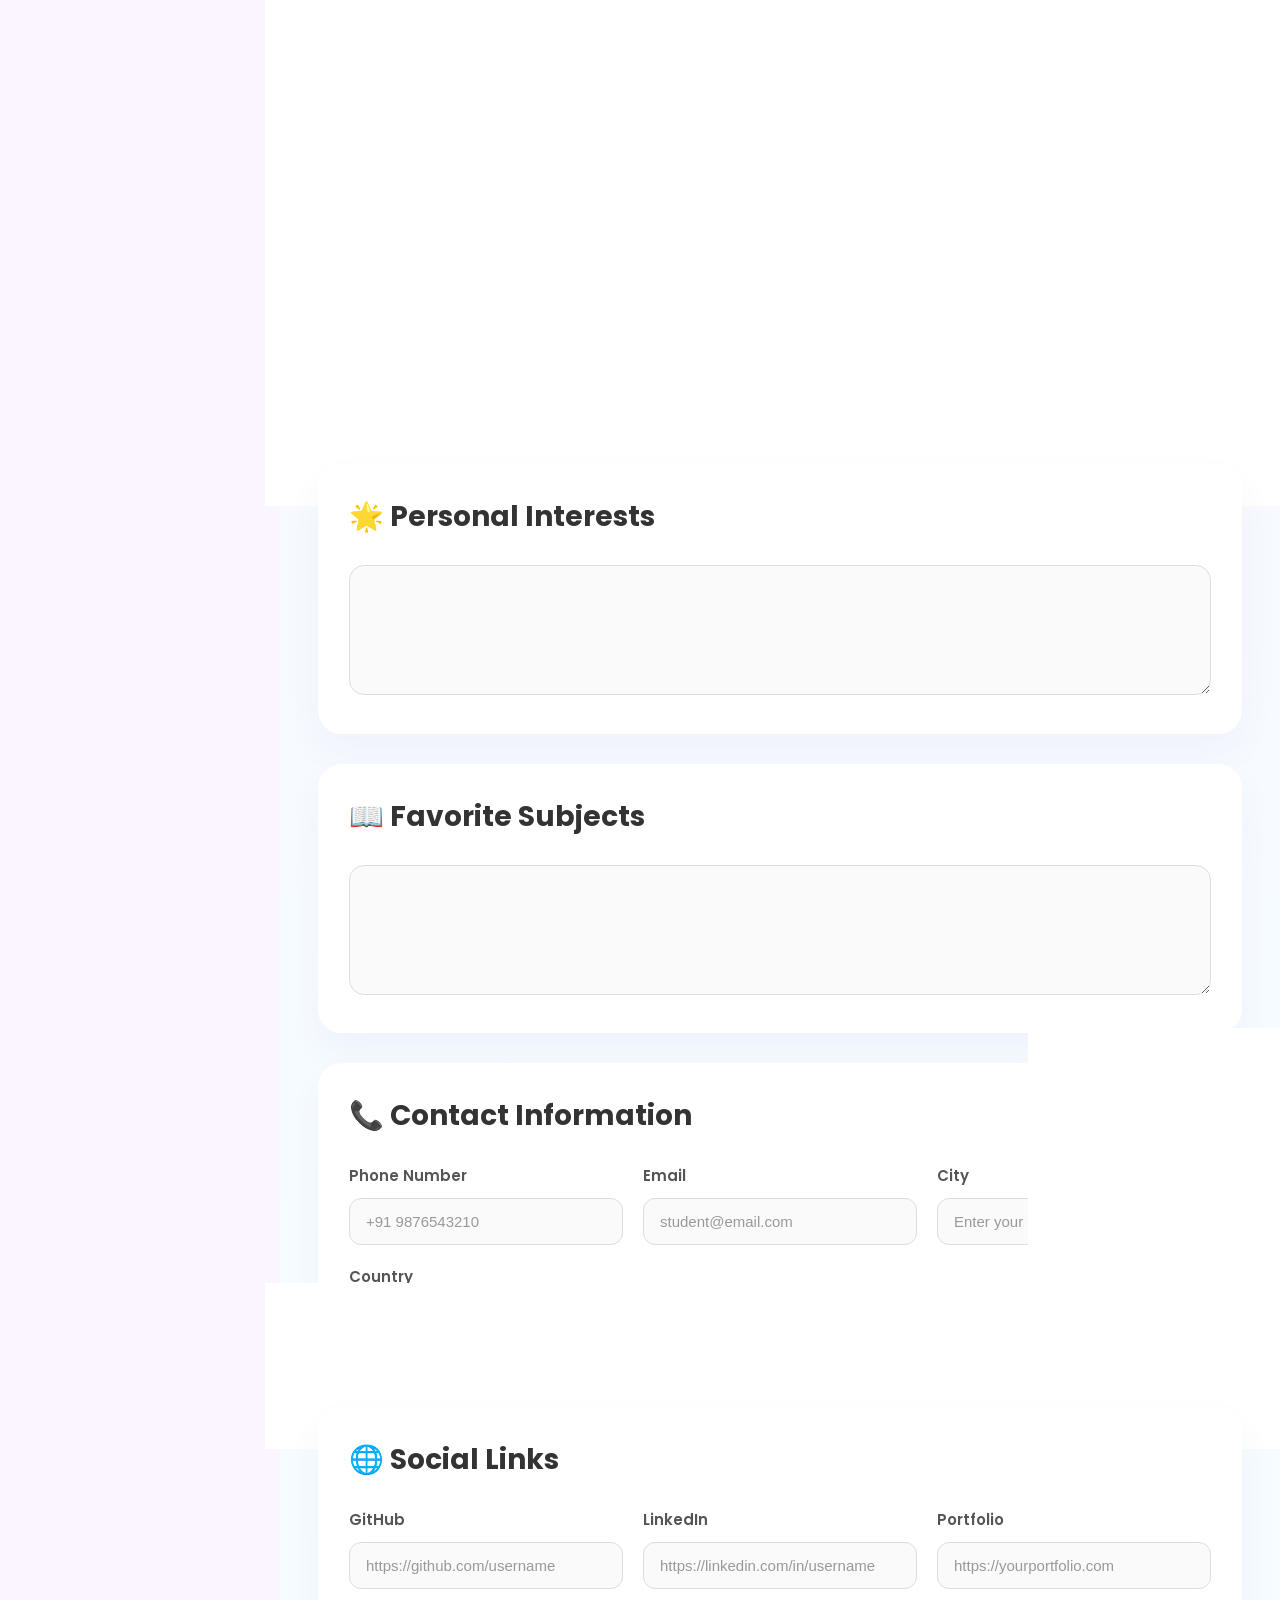
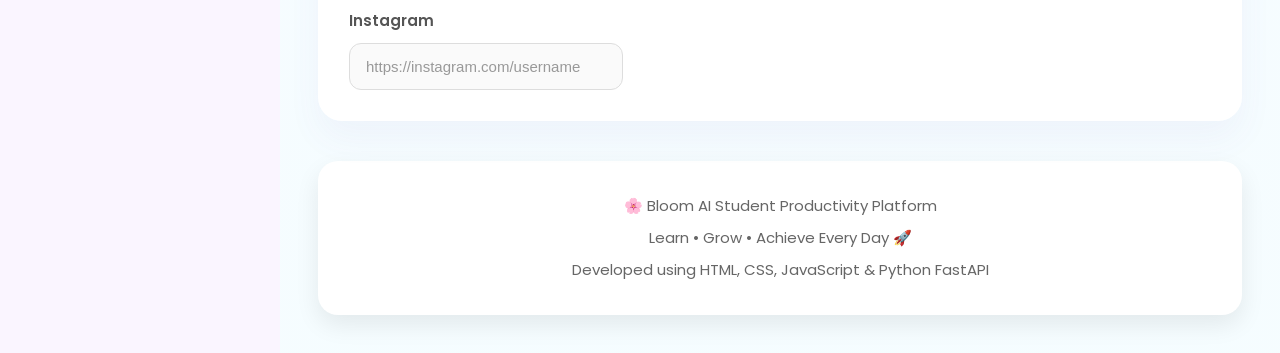
<file: profile.html>
<!DOCTYPE html>
<html lang="en">

<head>

    <meta charset="UTF-8">

    <meta name="viewport"
          content="width=device-width, initial-scale=1.0">

    <title>Bloom AI Profile</title>

    <!-- Google Font -->

    <link rel="preconnect"
          href="https://fonts.googleapis.com">

    <link rel="preconnect"
          href="https://fonts.gstatic.com"
          crossorigin>

    <link href="https://fonts.googleapis.com/css2?family=Poppins:wght@300;400;500;600;700&display=swap"
          rel="stylesheet">

    <!-- Font Awesome -->

    <link rel="stylesheet"
          href="https://cdnjs.cloudflare.com/ajax/libs/font-awesome/6.6.0/css/all.min.css">

    <!-- CSS -->

    <link rel="stylesheet" href="css/global.css">
    <link rel="stylesheet" href="css/sidebar.css">
    <link rel="stylesheet" href="css/profile.css">

</head>

<body>

<div class="dashboard">

    <!-- ===========================
            SIDEBAR
    ============================ -->

    <aside class="sidebar">

        <div class="logo">

            <h2>🌸 Bloom AI</h2>

            <p>Student Productivity</p>

        </div>

        <div class="user-card">

            <div class="avatar">

                <i class="fas fa-user"></i>

            </div>

            <h3 id="userName">

                Student

            </h3>

            <p id="userEmail">

                student@email.com

            </p>

        </div>

        <ul>

            <li onclick="location.href='dashboard.html'">
                <i class="fas fa-house"></i>
                Dashboard
            </li>

            <li onclick="location.href='study.html'">
                <i class="fas fa-book"></i>
                Study
            </li>

            <li onclick="location.href='fitness.html'">
                <i class="fas fa-dumbbell"></i>
                Fitness
            </li>

            <li onclick="location.href='journal.html'">
                <i class="fas fa-book-open"></i>
                Journal
            </li>

            <li onclick="location.href='analytics.html'">
                <i class="fas fa-chart-line"></i>
                Analytics
            </li>

            <li class="active" onclick="location.href='profile.html'">
                <i class="fas fa-user"></i>
                Profile
            </li>

            <li onclick="location.href='settings.html'">
                <i class="fas fa-gear"></i>
                Settings
            </li>

        </ul>

        <button id="logoutBtn" class="logout">

            <i class="fas fa-right-from-bracket"></i>

            Logout

        </button>

    </aside>

    <!-- ===========================
            MAIN CONTENT
    ============================ -->

    <main class="main-content">

        <header class="topbar">

            <div>

                <h1>

                    👤 My Profile

                </h1>

                <p>

                    Manage your personal information and achievements.

                </p>

            </div>

            <div class="topbar-actions">

                <button id="themeToggle" class="theme-toggle" type="button">
                    <i class="fas fa-moon"></i> Dark Mode
                </button>

                <div class="clock">

                    <span id="currentTime"></span>

                </div>

            </div>

        </header>

        <!-- ===========================
                PROFILE HEADER
        ============================ -->

        <section class="profile-header">

            <div class="profile-image">

                <img
                    id="profileImage"
                    src="data:image/svg+xml,%3Csvg xmlns='http://www.w3.org/2000/svg' width='170' height='170'%3E%3Crect width='100%25' height='100%25' fill='%23f8e8f4'/%3E%3Ctext x='50%25' y='54%25' dominant-baseline='middle' text-anchor='middle' fill='%23666' font-family='Poppins, sans-serif' font-size='20'%3ESTU%3C/text%3E%3C/svg%3E"
                    alt="Profile">

                <input
                    type="file"
                    id="imageUpload"
                    accept="image/*">

            </div>

            <div class="profile-info">

                <h2 id="profileName">

                    Student Name

                </h2>

                <p id="profileEmail">

                    student@email.com

                </p>

                <button id="editProfile">

                    ✏️ Edit Profile

                </button>

            </div>

        </section>


                <!-- ===========================
                ACADEMIC INFORMATION
        ============================ -->

        <section class="profile-section">

            <h2>

                🎓 Academic Information

            </h2>

            <div class="profile-grid">

                <div class="profile-card">

                    <label>College</label>

                    <input
                        type="text"
                        id="college"
                        placeholder="Enter College Name">

                </div>

                <div class="profile-card">

                    <label>Branch</label>

                    <input
                        type="text"
                        id="branch"
                        placeholder="Computer Engineering">

                </div>

                <div class="profile-card">

                    <label>Year</label>

                    <input
                        type="text"
                        id="year"
                        placeholder="Second Year">

                </div>

                <div class="profile-card">

                    <label>Roll Number</label>

                    <input
                        type="text"
                        id="rollNo"
                        placeholder="Enter Roll Number">

                </div>

            </div>

        </section>

        <!-- ===========================
                BLOOM STATISTICS
        ============================ -->

        <section class="profile-section">

            <h2>

                📊 Bloom Statistics

            </h2>

            <div class="stats-grid">

                <div class="stat-card">

                    <h3>

                        🌱 Bloom Score

                    </h3>

                    <h2 id="bloomScore">

                        0%

                    </h2>

                </div>

                <div class="stat-card">

                    <h3>

                        🔥 Study Streak

                    </h3>

                    <h2 id="studyStreak">

                        0 Days

                    </h2>

                </div>

                <div class="stat-card">

                    <h3>

                        📚 Topics Completed

                    </h3>

                    <h2 id="topicsCompleted">

                        0

                    </h2>

                </div>

                <div class="stat-card">

                    <h3>

                        📝 Journal Entries

                    </h3>

                    <h2 id="journalEntries">

                        0

                    </h2>

                </div>

            </div>

        </section>

        <!-- ===========================
                SKILLS
        ============================ -->

        <section class="profile-section">

            <h2>

                🎯 Skills

            </h2>

            <p style="color:#6f6f88; margin-bottom:12px;">
                Add your strengths and goals so your profile feels more personal.
            </p>

            <textarea

                id="skills"

                rows="5"

                placeholder="Example: HTML, CSS, JavaScript, Python, SQL, React...">

            </textarea>

        </section>

        <!-- ===========================
                PERSONAL BIO
        ============================ -->

        <section class="profile-section">

            <h2>

                📝 About Me

            </h2>

            <textarea

                id="bio"

                rows="6"

                placeholder="Write a short introduction about yourself...">

            </textarea>

            <br><br>

            <button id="saveProfile">

                💾 Save Profile

            </button>

            <div id="profileCompletionValue" style="margin-top:14px; font-weight:600; color:#8b5cf6;">
                Profile completion: 0%
            </div>

        </section>


                <!-- ===========================
                ACHIEVEMENTS
        ============================ -->

        <section class="profile-section">

            <h2>

                🏆 Achievements

            </h2>

            <div class="achievement-grid">

                <div class="achievement-card">

                    <i class="fas fa-medal"></i>

                    <h3>

                        Study Master

                    </h3>

                    <p>

                        Completed 50 study topics.

                    </p>

                </div>

                <div class="achievement-card">

                    <i class="fas fa-fire"></i>

                    <h3>

                        Consistency Hero

                    </h3>

                    <p>

                        Maintained a 30-day study streak.

                    </p>

                </div>

                <div class="achievement-card">

                    <i class="fas fa-book-open"></i>

                    <h3>

                        Journal Expert

                    </h3>

                    <p>

                        Wrote 100 journal entries.

                    </p>

                </div>

                <div class="achievement-card">

                    <i class="fas fa-heart"></i>

                    <h3>

                        Healthy Lifestyle

                    </h3>

                    <p>

                        Completed all weekly fitness goals.

                    </p>

                </div>

            </div>

        </section>

        <!-- ===========================
                CAREER GOALS
        ============================ -->

        <section class="profile-section">

            <h2>

                🎯 Career Goals

            </h2>

            <textarea

                id="careerGoals"

                rows="5"

                placeholder="Example: Become a Full Stack Developer, AI Engineer, Software Developer...">

            </textarea>

        </section>

        <!-- ===========================
                DAILY ACTIVITY
        ============================ -->

        <section class="profile-section">

            <h2>

                📅 Daily Activity Summary

            </h2>

            <div class="stats-grid">

                <div class="stat-card">

                    <h3>

                        📚 Study Hours

                    </h3>

                    <h2 id="studyHours">

                        0 hrs

                    </h2>

                </div>

                <div class="stat-card">

                    <h3>

                        💪 Exercise

                    </h3>

                    <h2 id="exerciseTime">

                        0 min

                    </h2>

                </div>

                <div class="stat-card">

                    <h3>

                        💧 Water Intake

                    </h3>

                    <h2 id="waterIntake">

                        0 / 8

                    </h2>

                </div>

                <div class="stat-card">

                    <h3>

                        😊 Current Mood

                    </h3>

                    <h2 id="currentMood">

                        -

                    </h2>

                </div>

            </div>

        </section>

        <!-- ===========================
                PERSONAL INTERESTS
        ============================ -->

        <section class="profile-section">

            <h2>

                🌟 Personal Interests

            </h2>

            <textarea

                id="interests"

                rows="4"

                placeholder="Example: Artificial Intelligence, Web Development, Reading, Fitness, Music...">

            </textarea>

        </section>

        <!-- ===========================
                FAVORITE SUBJECTS
        ============================ -->

        <section class="profile-section">

            <h2>

                📖 Favorite Subjects

            </h2>

            <textarea

                id="subjects"

                rows="4"

                placeholder="Example: Data Structures, DBMS, Operating Systems, AI, Machine Learning...">

            </textarea>

        </section>


                <!-- ===========================
                CONTACT INFORMATION
        ============================ -->

        <section class="profile-section">

            <h2>

                📞 Contact Information

            </h2>

            <div class="profile-grid">

                <div class="profile-card">

                    <label>Phone Number</label>

                    <input
                        type="tel"
                        id="phone"
                        placeholder="+91 9876543210">

                </div>

                <div class="profile-card">

                    <label>Email</label>

                    <input
                        type="email"
                        id="email"
                        placeholder="student@email.com">

                </div>

                <div class="profile-card">

                    <label>City</label>

                    <input
                        type="text"
                        id="city"
                        placeholder="Enter your city">

                </div>

                <div class="profile-card">

                    <label>Country</label>

                    <input
                        type="text"
                        id="country"
                        placeholder="India">

                </div>

            </div>

        </section>

        <!-- ===========================
                SOCIAL LINKS
        ============================ -->

        <section class="profile-section">

            <h2>

                🌐 Social Links

            </h2>

            <div class="profile-grid">

                <div class="profile-card">

                    <label>GitHub</label>

                    <input
                        type="url"
                        id="github"
                        placeholder="https://github.com/username">

                </div>

                <div class="profile-card">

                    <label>LinkedIn</label>

                    <input
                        type="url"
                        id="linkedin"
                        placeholder="https://linkedin.com/in/username">

                </div>

                <div class="profile-card">

                    <label>Portfolio</label>

                    <input
                        type="url"
                        id="portfolio"
                        placeholder="https://yourportfolio.com">

                </div>

                <div class="profile-card">

                    <label>Instagram</label>

                    <input
                        type="url"
                        id="instagram"
                        placeholder="https://instagram.com/username">

                </div>

            </div>

        </section>

        <!-- ===========================
                PROFILE FOOTER
        ============================ -->

        <footer class="profile-footer">

            <p>

                🌸 Bloom AI Student Productivity Platform

            </p>

            <p>

                Learn • Grow • Achieve Every Day 🚀

            </p>

            <p>

                Developed using HTML, CSS, JavaScript & Python FastAPI

            </p>

        </footer>

    </main>

</div>

<!-- ===========================
        JAVASCRIPT FILES
=========================== -->

<script src="js/storage.js"></script>
<script src="js/theme.js"></script>
<script src="js/sidebar.js"></script>
<script src="js/profile.js"></script>

</body>

</html>
</file>
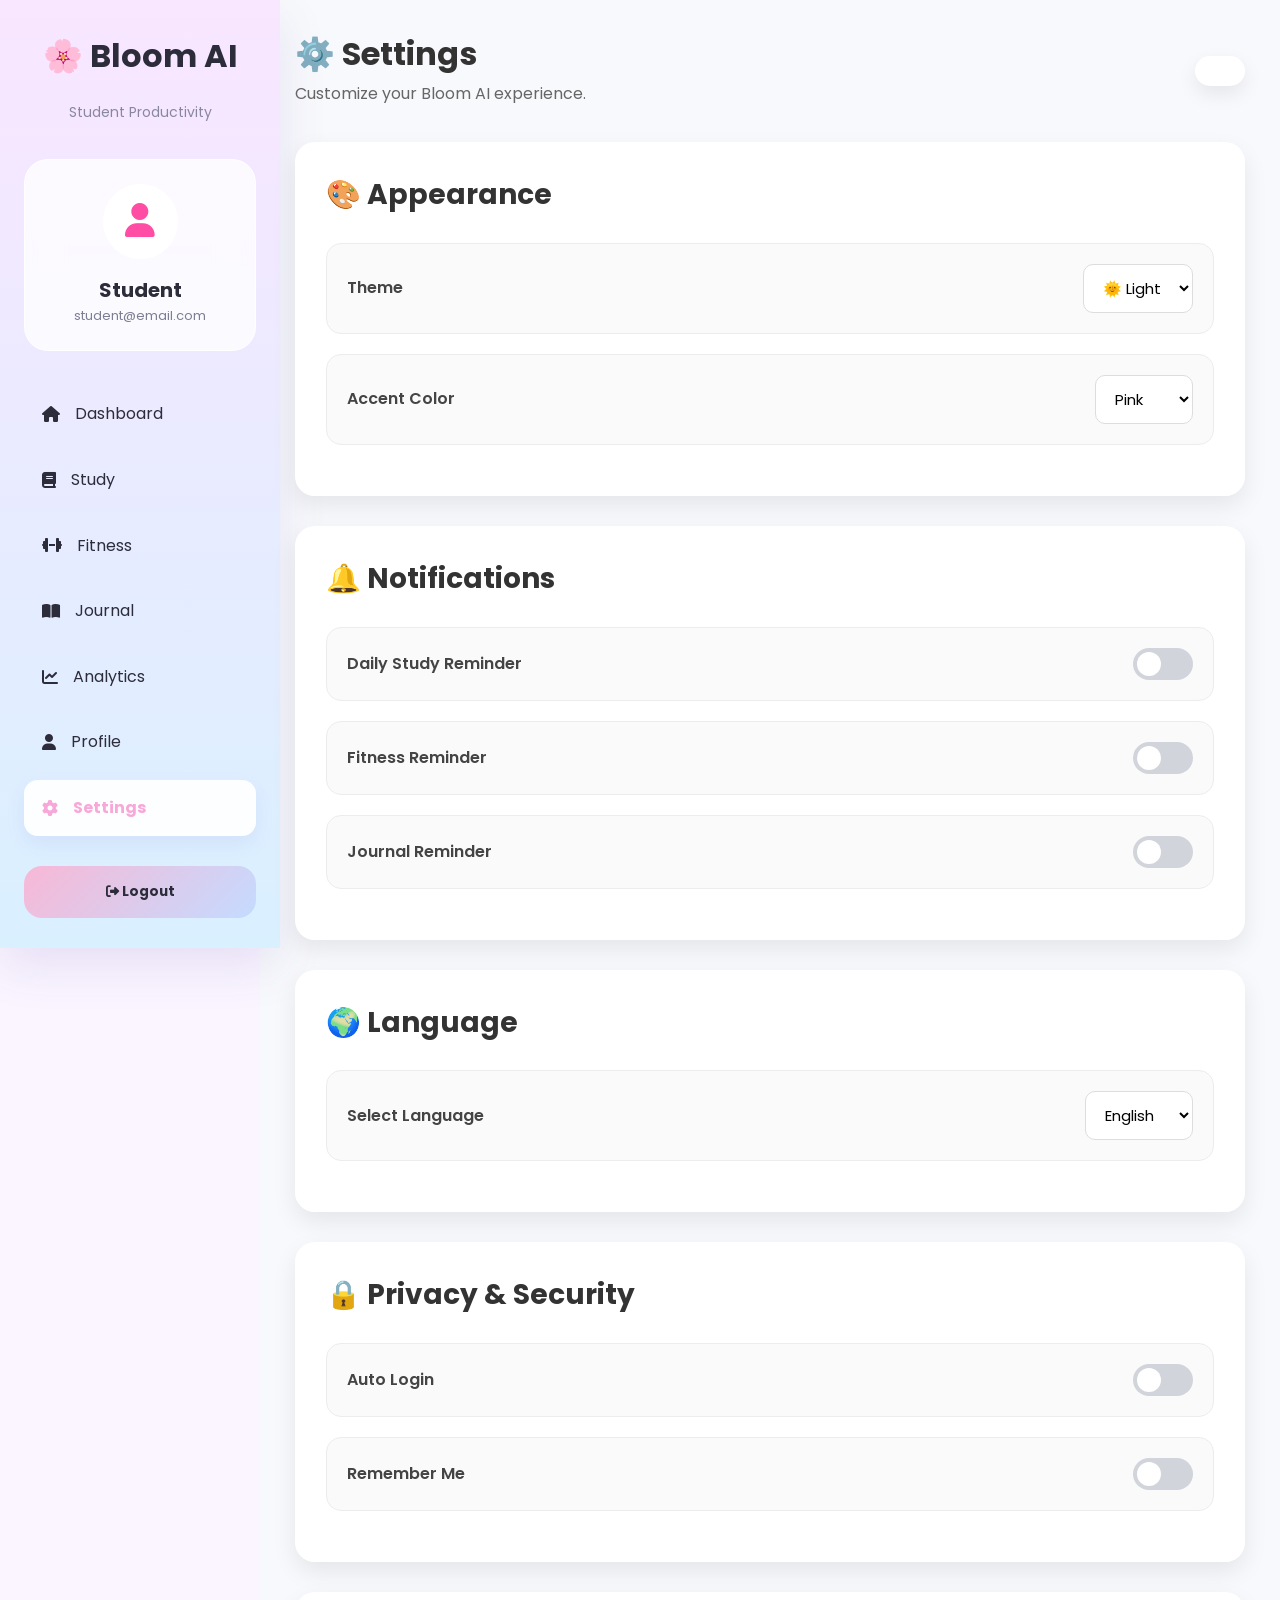
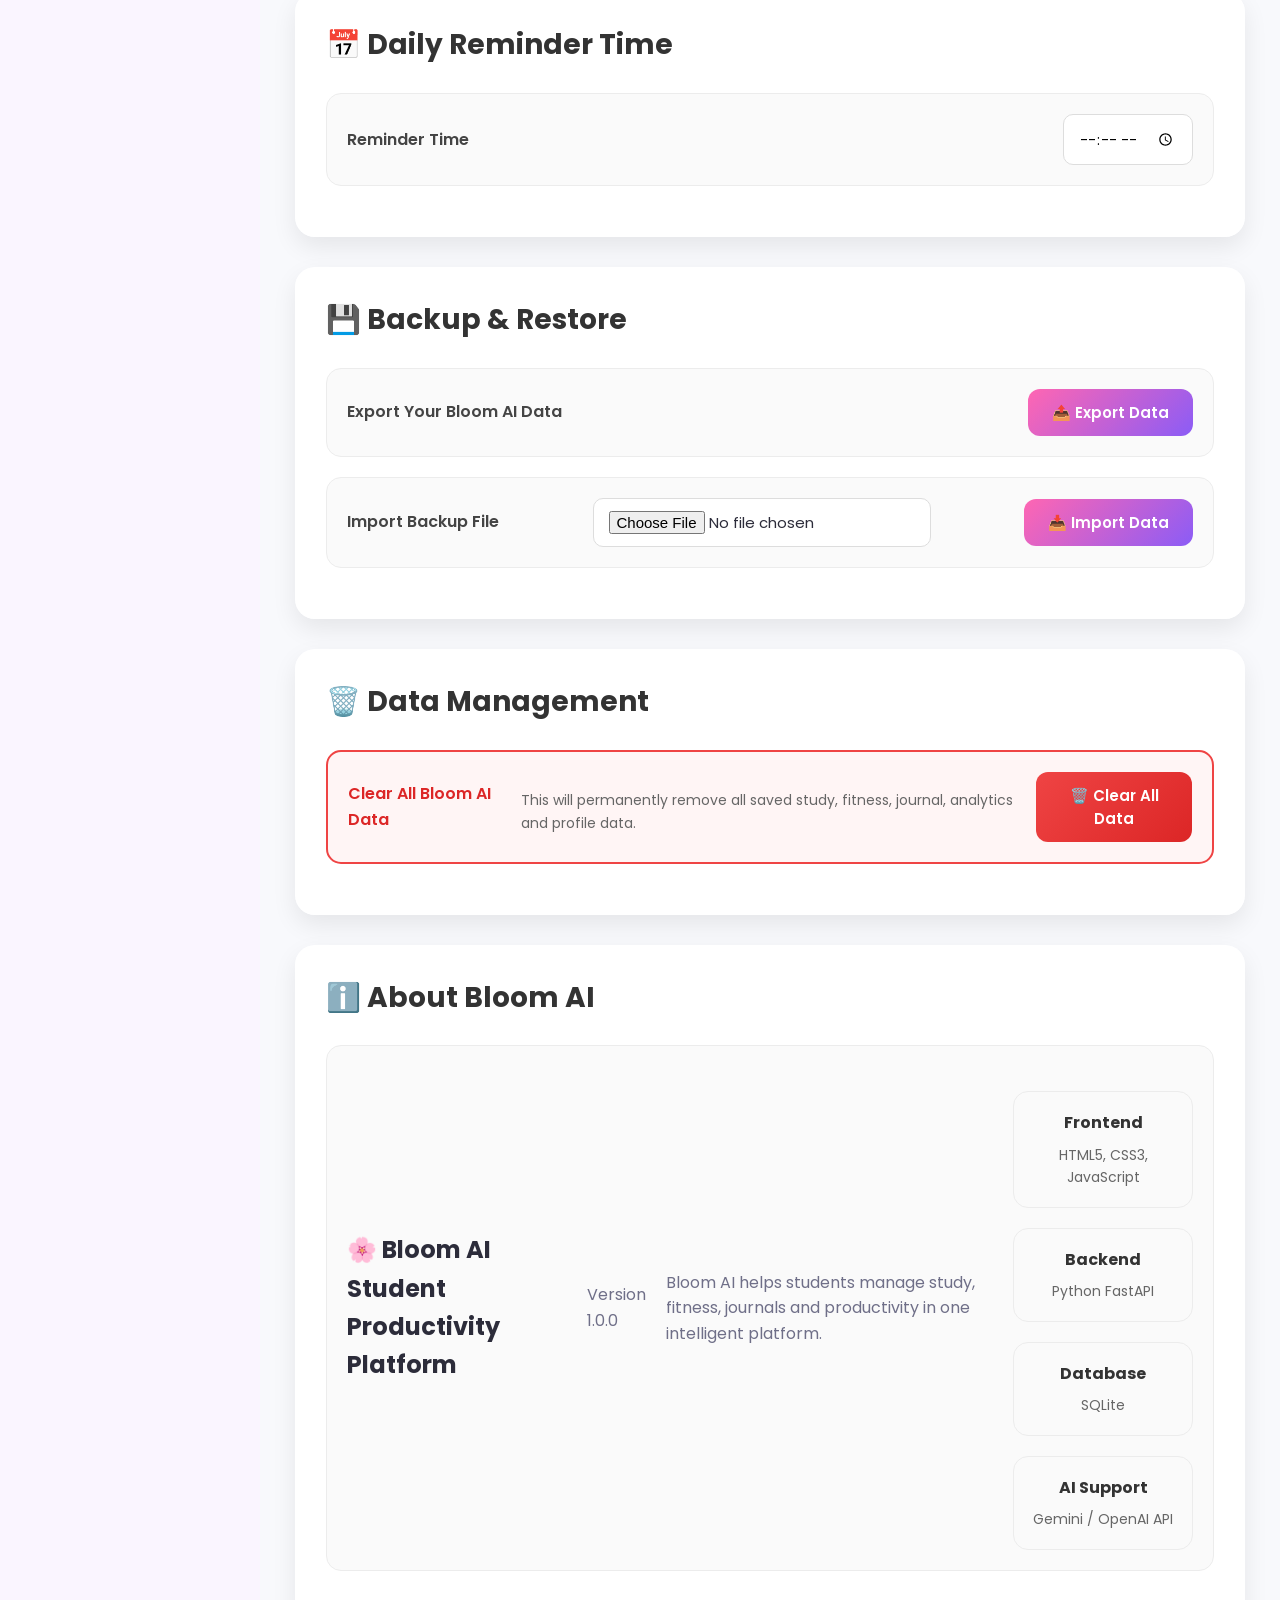
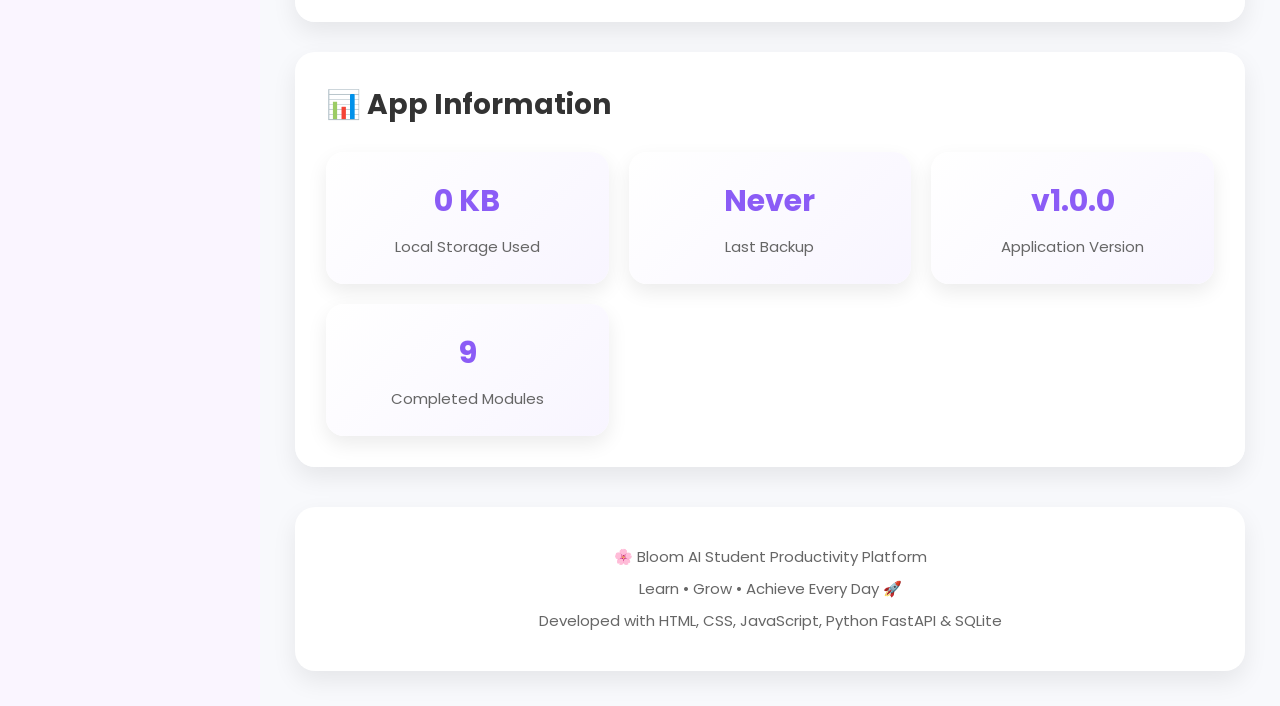
<file: settings.html>
<!DOCTYPE html>
<html lang="en">

<head>

    <meta charset="UTF-8">

    <meta name="viewport"
          content="width=device-width, initial-scale=1.0">

    <title>Bloom AI | Settings</title>

    <!-- Google Font -->

    <link rel="preconnect"
          href="https://fonts.googleapis.com">

    <link rel="preconnect"
          href="https://fonts.gstatic.com"
          crossorigin>

    <link href="https://fonts.googleapis.com/css2?family=Poppins:wght@300;400;500;600;700&display=swap"
          rel="stylesheet">

    <!-- Font Awesome -->

    <link rel="stylesheet"
          href="https://cdnjs.cloudflare.com/ajax/libs/font-awesome/6.6.0/css/all.min.css">

    <!-- CSS -->

    <link rel="stylesheet" href="css/global.css">
    <link rel="stylesheet" href="css/sidebar.css">
    <link rel="stylesheet" href="css/settings.css">

</head>

<body>

<div class="dashboard">

    <!-- ===========================
            SIDEBAR
    ============================ -->

    <aside class="sidebar">

        <div class="logo">

            <h2>🌸 Bloom AI</h2>

            <p>Student Productivity</p>

        </div>

        <div class="user-card">

            <div class="avatar">

                <i class="fas fa-user"></i>

            </div>

            <h3 id="userName">

                Student

            </h3>

            <p id="userEmail">

                student@email.com

            </p>

        </div>

        <ul>

            <li onclick="location.href='dashboard.html'">
                <i class="fas fa-house"></i>
                Dashboard
            </li>

            <li onclick="location.href='study.html'">
                <i class="fas fa-book"></i>
                Study
            </li>

            <li onclick="location.href='fitness.html'">
                <i class="fas fa-dumbbell"></i>
                Fitness
            </li>

            <li onclick="location.href='journal.html'">
                <i class="fas fa-book-open"></i>
                Journal
            </li>

            <li onclick="location.href='analytics.html'">
                <i class="fas fa-chart-line"></i>
                Analytics
            </li>

            <li onclick="location.href='profile.html'">
                <i class="fas fa-user"></i>
                Profile
            </li>

            <li class="active">
                <i class="fas fa-gear"></i>
                Settings
            </li>

        </ul>

        <button id="logoutBtn" class="logout">

            <i class="fas fa-right-from-bracket"></i>

            Logout

        </button>

    </aside>

    <!-- ===========================
            MAIN CONTENT
    ============================ -->

    <main class="main-content">

        <header class="topbar">

            <div>

                <h1>

                    ⚙️ Settings

                </h1>

                <p>

                    Customize your Bloom AI experience.

                </p>

            </div>

            <div class="clock">

                <span id="currentTime"></span>

            </div>

        </header>

        <!-- ===========================
                APPEARANCE
        ============================ -->

        <section class="settings-section">

            <h2>

                🎨 Appearance

            </h2>

            <div class="setting-card">

                <label>

                    Theme

                </label>

                <select id="theme">

                    <option value="light">

                        🌞 Light

                    </option>

                    <option value="dark">

                        🌙 Dark

                    </option>

                </select>

            </div>

            <div class="setting-card">

                <label>

                    Accent Color

                </label>

                <select id="accentColor">

                    <option value="pink">Pink</option>

                    <option value="purple">Purple</option>

                    <option value="blue">Blue</option>

                    <option value="green">Green</option>

                </select>

            </div>

        </section>


                <!-- ===========================
                NOTIFICATIONS
        ============================ -->

        <section class="settings-section">

            <h2>

                🔔 Notifications

            </h2>

            <div class="setting-card">

                <label>

                    Daily Study Reminder

                </label>

                <label class="switch">

                    <input
                        type="checkbox"
                        id="studyReminder">

                    <span class="slider"></span>

                </label>

            </div>

            <div class="setting-card">

                <label>

                    Fitness Reminder

                </label>

                <label class="switch">

                    <input
                        type="checkbox"
                        id="fitnessReminder">

                    <span class="slider"></span>

                </label>

            </div>

            <div class="setting-card">

                <label>

                    Journal Reminder

                </label>

                <label class="switch">

                    <input
                        type="checkbox"
                        id="journalReminder">

                    <span class="slider"></span>

                </label>

            </div>

        </section>

        <!-- ===========================
                LANGUAGE
        ============================ -->

        <section class="settings-section">

            <h2>

                🌍 Language

            </h2>

            <div class="setting-card">

                <label>

                    Select Language

                </label>

                <select id="language">

                    <option value="english">

                        English

                    </option>

                    <option value="hindi">

                        Hindi

                    </option>

                    <option value="marathi">

                        Marathi

                    </option>

                </select>

            </div>

        </section>

        <!-- ===========================
                PRIVACY
        ============================ -->

        <section class="settings-section">

            <h2>

                🔒 Privacy & Security

            </h2>

            <div class="setting-card">

                <label>

                    Auto Login

                </label>

                <label class="switch">

                    <input
                        type="checkbox"
                        id="autoLogin">

                    <span class="slider"></span>

                </label>

            </div>

            <div class="setting-card">

                <label>

                    Remember Me

                </label>

                <label class="switch">

                    <input
                        type="checkbox"
                        id="rememberMe">

                    <span class="slider"></span>

                </label>

            </div>

        </section>

        <!-- ===========================
                REMINDERS
        ============================ -->

        <section class="settings-section">

            <h2>

                📅 Daily Reminder Time

            </h2>

            <div class="setting-card">

                <label>

                    Reminder Time

                </label>

                <input
                    type="time"
                    id="reminderTime">

            </div>

        </section>

                <!-- ===========================
                BACKUP & RESTORE
        ============================ -->

        <section class="settings-section">

            <h2>

                💾 Backup & Restore

            </h2>

            <div class="setting-card">

                <label>

                    Export Your Bloom AI Data

                </label>

                <button id="exportData">

                    📤 Export Data

                </button>

            </div>

            <div class="setting-card">

                <label>

                    Import Backup File

                </label>

                <input
                    type="file"
                    id="importFile"
                    accept=".json">

                <button id="importData">

                    📥 Import Data

                </button>

            </div>

        </section>

        <!-- ===========================
                DATA MANAGEMENT
        ============================ -->

        <section class="settings-section">

            <h2>

                🗑️ Data Management

            </h2>

            <div class="setting-card danger">

                <label>

                    Clear All Bloom AI Data

                </label>

                <p>

                    This will permanently remove all saved study,
                    fitness, journal, analytics and profile data.

                </p>

                <button id="clearData">

                    🗑️ Clear All Data

                </button>

            </div>

        </section>

        <!-- ===========================
                ABOUT BLOOM AI
        ============================ -->

        <section class="settings-section">

            <h2>

                ℹ️ About Bloom AI

            </h2>

            <div class="setting-card">

                <h3>

                    🌸 Bloom AI Student Productivity Platform

                </h3>

                <p>

                    Version 1.0.0

                </p>

                <p>

                    Bloom AI helps students manage study,
                    fitness, journals and productivity
                    in one intelligent platform.

                </p>

                <div class="about-grid">

                    <div>

                        <strong>Frontend</strong>

                        <p>

                            HTML5, CSS3, JavaScript

                        </p>

                    </div>

                    <div>

                        <strong>Backend</strong>

                        <p>

                            Python FastAPI

                        </p>

                    </div>

                    <div>

                        <strong>Database</strong>

                        <p>

                            SQLite

                        </p>

                    </div>

                    <div>

                        <strong>AI Support</strong>

                        <p>

                            Gemini / OpenAI API

                        </p>

                    </div>

                </div>

            </div>

        </section>

        <!-- ===========================
                APP INFORMATION
        ============================ -->

        <section class="settings-section">

            <h2>

                📊 App Information

            </h2>

            <div class="info-grid">

                <div class="info-card">

                    <h3 id="storageUsed">

                        0 KB

                    </h3>

                    <p>

                        Local Storage Used

                    </p>

                </div>

                <div class="info-card">

                    <h3 id="lastBackup">

                        Never

                    </h3>

                    <p>

                        Last Backup

                    </p>

                </div>

                <div class="info-card">

                    <h3>

                        v1.0.0

                    </h3>

                    <p>

                        Application Version

                    </p>

                </div>

                <div class="info-card">

                    <h3 id="totalModules">

                        9

                    </h3>

                    <p>

                        Completed Modules

                    </p>

                </div>

            </div>

        </section>

                <!-- ===========================
                FOOTER
        ============================ -->

        <footer class="settings-footer">

            <p>

                🌸 Bloom AI Student Productivity Platform

            </p>

            <p>

                Learn • Grow • Achieve Every Day 🚀

            </p>

            <p>

                Developed with HTML, CSS, JavaScript, Python FastAPI & SQLite

            </p>

        </footer>

    </main>

</div>

<!-- ===========================
        JAVASCRIPT FILES
=========================== -->

<script src="js/storage.js"></script>
<script src="js/sidebar.js"></script>
<script src="js/settings.js"></script>

</body>

</html>
</file>
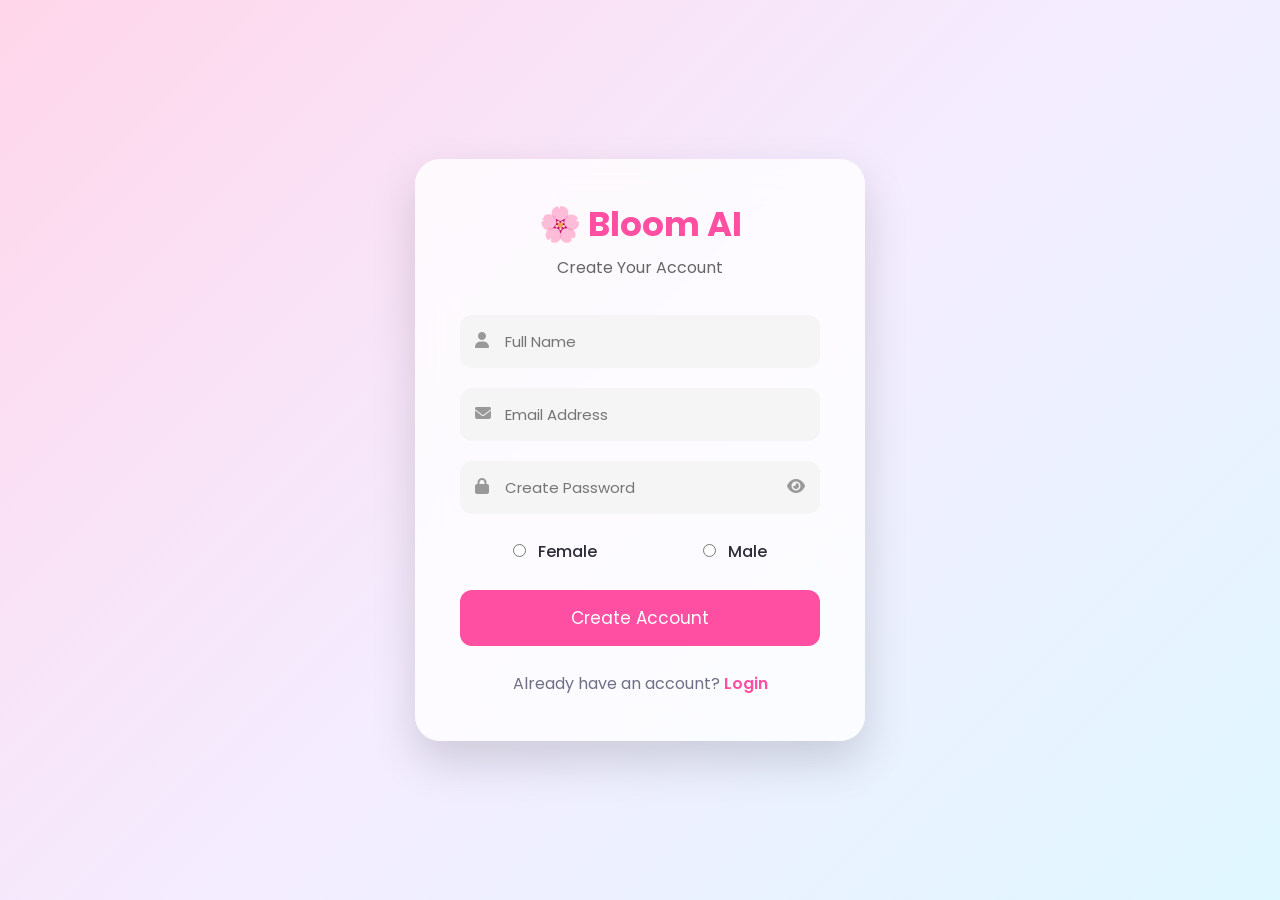
<file: signup.html>
<!DOCTYPE html>
<html lang="en">

<head>

    <meta charset="UTF-8">

    <meta name="viewport" content="width=device-width, initial-scale=1.0">

    <title>Bloom AI | Sign Up</title>

    <!-- Google Font -->

    <link rel="preconnect" href="https://fonts.googleapis.com">

    <link rel="preconnect" href="https://fonts.gstatic.com" crossorigin>

    <link href="https://fonts.googleapis.com/css2?family=Poppins:wght@300;400;500;600;700&display=swap" rel="stylesheet">

    <!-- Font Awesome -->

    <link rel="stylesheet"
        href="https://cdnjs.cloudflare.com/ajax/libs/font-awesome/6.6.0/css/all.min.css">

    <link rel="stylesheet" href="css/global.css">
    <link rel="stylesheet" href="css/signup.css">

</head>

<body>

<div class="signup-container">

    <div class="signup-card">

        <h1>🌸 Bloom AI</h1>

        <p class="subtitle">

            Create Your Account

        </p>

        <form id="signupForm">

            <div class="input-box">

                <i class="fas fa-user"></i>

                <input
                    type="text"
                    id="fullname"
                    placeholder="Full Name">

            </div>

            <div class="input-box">

                <i class="fas fa-envelope"></i>

                <input
                    type="email"
                    id="email"
                    placeholder="Email Address">

            </div>

            <div class="input-box">

                <i class="fas fa-lock"></i>

                <input
                    type="password"
                    id="password"
                    placeholder="Create Password">

                <i
                    class="fas fa-eye toggle-password"
                    id="togglePassword"></i>

            </div>

            <div class="gender-box">

                <label>

                    <input type="radio"
                           name="gender"
                           value="Female">

                    Female

                </label>

                <label>

                    <input type="radio"
                           name="gender"
                           value="Male">

                    Male

                </label>

            </div>

            <button
                type="submit"
                class="signup-btn">

                Create Account

            </button>

        </form>

        <p class="login-link">

            Already have an account?

            <a href="login.html">

                Login

            </a>

        </p>

    </div>

</div>

<script src="js/signup.js"></script>

</body>

</html>
</file>
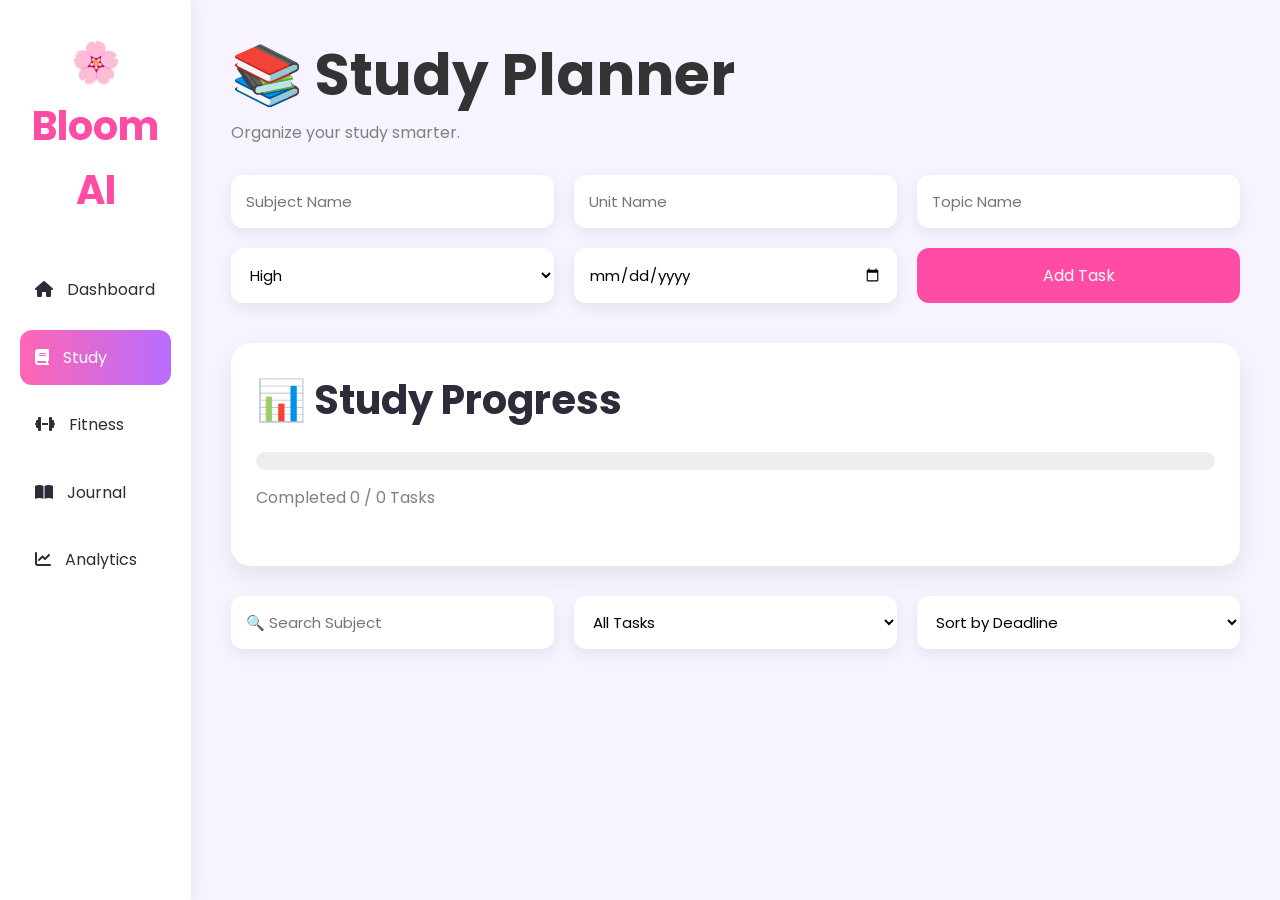
<file: study.html>
<!DOCTYPE html>
<html lang="en">

<head>

    <meta charset="UTF-8">
    <meta name="viewport" content="width=device-width, initial-scale=1.0">

    <title>Bloom AI | Study</title>

    <link rel="preconnect" href="https://fonts.googleapis.com">

    <link rel="preconnect" href="https://fonts.gstatic.com" crossorigin>

    <link href="https://fonts.googleapis.com/css2?family=Poppins:wght@300;400;500;600;700&display=swap"
        rel="stylesheet">

    <link rel="stylesheet"
        href="https://cdnjs.cloudflare.com/ajax/libs/font-awesome/6.6.0/css/all.min.css">

    <link rel="stylesheet" href="css/global.css">
    <link rel="stylesheet" href="css/study.css">

</head>

<body>

<div class="study-page">

    <!-- Sidebar -->

    <aside class="sidebar">

        <h2>🌸 Bloom AI</h2>

        <ul>

            <li onclick="location.href='dashboard.html'">
                <i class="fas fa-home"></i>
                Dashboard
            </li>

            <li class="active">
                <i class="fas fa-book"></i>
                Study
            </li>

            <li onclick="location.href='fitness.html'">
                <i class="fas fa-dumbbell"></i>
                Fitness
            </li>

            <li onclick="location.href='journal.html'">
                <i class="fas fa-book-open"></i>
                Journal
            </li>

            <li onclick="location.href='analytics.html'">
                <i class="fas fa-chart-line"></i>
                Analytics
            </li>

        </ul>

    </aside>

    <!-- Main Content -->

    <main class="study-content">

        <h1>📚 Study Planner</h1>

        <p>Organize your study smarter.</p>

        <!-- Study Form -->

        <div class="study-form">

            <input
                type="text"
                id="subject"
                placeholder="Subject Name">

            <input
                type="text"
                id="unit"
                placeholder="Unit Name">

            <input
                type="text"
                id="topic"
                placeholder="Topic Name">

            <select id="priority">

                <option>High</option>
                <option>Medium</option>
                <option>Low</option>

            </select>

            <input
                type="date"
                id="deadline">

            <button id="addTask">

                Add Task

            </button>

        </div>

        <!-- Study Progress -->

        <div class="progress-section">

            <h2>📊 Study Progress</h2>

            <div class="progress-bar">

                <div id="progressFill"></div>

            </div>

            <p>

                Completed

                <span id="completedCount">0</span>

                /

                <span id="totalCount">0</span>

                Tasks

            </p>

        </div>

        <!-- Search + Filter -->

        <div class="top-controls">

            <input
                type="text"
                id="searchInput"
                placeholder="🔍 Search Subject">

            <select id="filterStatus">

                <option value="all">All Tasks</option>

                <option value="pending">Pending</option>

                <option value="completed">Completed</option>

            </select>

            <select id="sortDeadline">

                <option value="default">Sort by Deadline</option>

                <option value="ascending">Nearest First</option>

                <option value="descending">Latest First</option>

            </select>

        </div>

        <!-- Task List -->

        <div
            id="taskList"
            class="task-list">

        </div>

    </main>

</div>

<script src="js/storage.js"></script>
<script src="js/study.js"></script>

</body>

</html>
</file>
<file: css/global.css>
/* ==========================================
   BLOOM AI DASHBOARD
   GLOBAL CSS
   ========================================== */

/* Google Font */
@import url('https://fonts.googleapis.com/css2?family=Poppins:wght@300;400;500;600;700;800&display=swap');

/* ==========================================
   RESET
========================================== */

*{
    margin:0;
    padding:0;
    box-sizing:border-box;
}

/* ==========================================
   ROOT COLORS
========================================== */

:root{

    --primary:#f8a8d8;
    --secondary:#b8d5ff;
    --accent:#7dd3fc;

    --white:#ffffff;

    --background:#faf5ff;

    --card:#ffffff;

    --text:#2c2c3a;

    --light-text:#6f6f88;

    --border:#e9d8ff;

    --shadow:0 16px 40px rgba(92,76,175,.08);

    --radius:20px;

    --transition:.35s ease;
}

/* ==========================================
   BODY
========================================== */

body{

    font-family:'Poppins',sans-serif;

    background:var(--background);

    color:var(--text);

    overflow-x:hidden;

    line-height:1.6;

    transition:background .3s ease, color .3s ease;

}

body.dark-mode {
    --background:#0f172a;
    --card:#111827;
    --text:#f8fafc;
    --light-text:#cbd5e1;
    --border:#334155;
    --shadow:0 16px 40px rgba(2, 8, 23, 0.4);
}

/* ==========================================
   LINKS
========================================== */

a{

    text-decoration:none;

    color:inherit;

}

/* ==========================================
   IMAGES
========================================== */

img{

    max-width:100%;

    display:block;

}

/* ==========================================
   BUTTONS
========================================== */

.primary-btn{

    display:inline-block;

    padding:15px 34px;

    border-radius:50px;

    background:linear-gradient(
        135deg,
        var(--primary),
        var(--secondary)
    );

    color:white;

    font-weight:600;

    transition:var(--transition);

    box-shadow:var(--shadow);

}

.primary-btn:hover{

    transform:translateY(-5px);

}

.secondary-btn{

    display:inline-block;

    padding:15px 34px;

    border-radius:50px;

    border:2px solid var(--primary);

    color:var(--primary);

    transition:var(--transition);

}

.secondary-btn:hover{

    background:var(--primary);

    color:white;

}

/* ==========================================
   SECTION
========================================== */

section{

    width:100%;

    padding:90px 8%;

}

/* ==========================================
   TITLES
========================================== */

h1{

    font-size:58px;

    line-height:1.2;

}

h2{

    font-size:40px;

    margin-bottom:20px;

}

h3{

    font-size:24px;

}

p{

    color:var(--light-text);

}

/* ==========================================
   CARDS
========================================== */

.card{

    background:var(--card);

    border-radius:var(--radius);

    padding:30px;

    box-shadow:var(--shadow);

}

/* ==========================================
   GLASS EFFECT
========================================== */

.glass-card{

    background:rgba(255,255,255,.55);

    backdrop-filter:blur(18px);

    border:1px solid rgba(255,255,255,.6);

    border-radius:25px;

    box-shadow:var(--shadow);

}

/* ==========================================
   SCROLLBAR
========================================== */

::-webkit-scrollbar{

    width:10px;

}

::-webkit-scrollbar-track{

    background:white;

}

::-webkit-scrollbar-thumb{

    background:var(--primary);

    border-radius:20px;

}

/* ==========================================
   SMOOTH SCROLL
========================================== */

html{

    scroll-behavior:smooth;

}
</file>
<file: css/landing.css>
/* ========= HEADER ========= */

header{

position:fixed;

top:0;

left:0;

width:100%;

background:white;

box-shadow:0 5px 20px rgba(0,0,0,.08);

z-index:1000;

}

.navbar{

width:90%;

margin:auto;

display:flex;

justify-content:space-between;

align-items:center;

padding:20px 0;

}

.logo{

font-size:32px;

font-weight:700;

color:#ff4fa2;

}

.menu{

display:flex;

gap:35px;

align-items:center;

list-style:none;

}

.menu a{

text-decoration:none;

color:#333;

font-weight:500;

}

.btn-nav{

background:#ff4fa2;

padding:12px 28px;

border-radius:40px;

color:white !important;

}

/* ========= HERO ========= */

.hero{

min-height:100vh;

padding:130px 8%;

display:grid;

grid-template-columns:1fr 1fr;

gap:60px;

align-items:center;

background:linear-gradient(135deg,#fff8fc,#f4f1ff);

}

.tag{

display:inline-block;

background:#ffe2f1;

padding:12px 24px;

border-radius:40px;

color:#ff4fa2;

font-weight:600;

margin-bottom:30px;

}

.hero h1{

font-size:72px;

line-height:1.15;

margin-bottom:25px;

}

.hero p{

font-size:20px;

line-height:1.8;

margin-bottom:40px;

color:#666;

}

.hero-buttons{

display:flex;

gap:20px;

}

.dashboard-card{

background:white;

padding:35px;

border-radius:30px;

box-shadow:0 20px 40px rgba(0,0,0,.08);

}

.dashboard-card h2{

color:#ff4fa2;

margin-bottom:25px;

}

.mini-card{

background:#faf7ff;

padding:20px;

border-radius:18px;

margin-bottom:20px;

}

.progress{

height:10px;

background:#e6e6e6;

border-radius:20px;

margin:15px 0;

}

.fill{

height:100%;

border-radius:20px;

background:linear-gradient(90deg,#ff4fa2,#b76cff);

}

.study-fill{

width:82%;

}

.water-fill{

width:90%;

}

.primary-btn{

background:#ff4fa2;

padding:16px 34px;

border-radius:40px;

color:white;

text-decoration:none;

font-weight:600;

}

.secondary-btn{

padding:16px 34px;

border:2px solid #ff4fa2;

border-radius:40px;

color:#ff4fa2;

text-decoration:none;

font-weight:600;

}

@media(max-width:900px){

.hero{

grid-template-columns:1fr;

text-align:center;

}

.hero-buttons{

justify-content:center;

}

.menu{

display:none;

}

.hero h1{

font-size:50px;

}

}

/* ==========================
      FEATURES SECTION
========================== */

.features{

    background:#ffffff;

    padding:100px 8%;

}

.section-title{

    text-align:center;

    margin-bottom:60px;

}

.section-title h2{

    font-size:45px;

    color:#333;

    margin-bottom:15px;

}

.section-title p{

    max-width:700px;

    margin:auto;

    color:#666;

    font-size:18px;

}

.feature-grid{

    display:grid;

    grid-template-columns:repeat(auto-fit,minmax(280px,1fr));

    gap:30px;

}

.feature-card{

    background:white;

    border-radius:25px;

    padding:35px;

    text-align:center;

    box-shadow:0 15px 35px rgba(0,0,0,.08);

    transition:.4s;

}

.feature-card:hover{

    transform:translateY(-10px);

    box-shadow:0 20px 40px rgba(255,79,162,.25);

}

.feature-card i{

    font-size:55px;

    color:#ff4fa2;

    margin-bottom:25px;

}

.feature-card h3{

    margin-bottom:15px;

    color:#333;

}

.feature-card p{

    color:#666;

    line-height:1.7;

}

/* ==========================
      AI SHOWCASE
========================== */

.ai-showcase{

    padding:100px 8%;

    display:grid;

    grid-template-columns:1fr 1fr;

    gap:60px;

    align-items:center;

    background:linear-gradient(135deg,#fff8fc,#f6f2ff);

}

.ai-tag{

    display:inline-block;

    padding:10px 22px;

    background:#ffe3f2;

    color:#ff4fa2;

    border-radius:30px;

    margin-bottom:20px;

    font-weight:600;

}

.ai-left h2{

    font-size:46px;

    margin-bottom:20px;

}

.ai-left p{

    line-height:1.8;

    color:#666;

    margin-bottom:35px;

}

.ai-buttons{

    display:flex;

    gap:20px;

}

.chat-box{

    background:white;

    border-radius:25px;

    padding:30px;

    box-shadow:0 20px 45px rgba(0,0,0,.08);

}

.chat-header{

    font-size:22px;

    font-weight:700;

    color:#ff4fa2;

    margin-bottom:25px;

}

.chat-message{

    padding:16px;

    border-radius:15px;

    margin-bottom:18px;

    line-height:1.6;

}

.user{

    background:#ffe7f3;

}

.ai{

    background:#f4f3ff;

}

@media(max-width:900px){

.ai-showcase{

grid-template-columns:1fr;

text-align:center;

}

.ai-buttons{

justify-content:center;

}

}

/* ==========================
      WHY BLOOM AI
========================== */

.why-bloom{

    padding:100px 8%;

    background:#ffffff;

}

.why-title{

    text-align:center;

    margin-bottom:60px;

}

.why-title h2{

    font-size:44px;

    color:#333;

    margin-bottom:15px;

}

.why-title p{

    color:#666;

    max-width:700px;

    margin:auto;

}

.why-grid{

    display:grid;

    grid-template-columns:repeat(auto-fit,minmax(250px,1fr));

    gap:30px;

    margin-bottom:70px;

}

.why-card{

    background:#fff8fc;

    border-radius:20px;

    padding:35px;

    text-align:center;

    transition:.3s;

    box-shadow:0 10px 25px rgba(0,0,0,.08);

}

.why-card:hover{

    transform:translateY(-10px);

}

.why-icon{

    font-size:55px;

    margin-bottom:20px;

}

.why-card h3{

    margin-bottom:15px;

}

.why-card p{

    color:#666;

    line-height:1.7;

}

.stats-row{

    display:grid;

    grid-template-columns:repeat(4,1fr);

    gap:25px;

}

.stat-item{

    background:linear-gradient(135deg,#ff69b4,#c084fc);

    color:white;

    text-align:center;

    padding:30px;

    border-radius:20px;

}

.stat-item h2{

    font-size:42px;

    margin-bottom:10px;

}

.stat-item p{

    color:white;

}

@media(max-width:900px){

.stats-row{

grid-template-columns:repeat(2,1fr);

}

}

@media(max-width:600px){

.stats-row{

grid-template-columns:1fr;

}

}


/* ==========================
      TESTIMONIALS
========================== */

.testimonials{

    padding:100px 8%;

    background:linear-gradient(135deg,#fff8fc,#f6f2ff);

}

.testimonial-grid{

    display:grid;

    grid-template-columns:repeat(auto-fit,minmax(320px,1fr));

    gap:30px;

}

.testimonial-card{

    background:white;

    padding:35px;

    border-radius:25px;

    box-shadow:0 15px 35px rgba(0,0,0,.08);

    transition:.35s;

}

.testimonial-card:hover{

    transform:translateY(-10px);

}

.profile{

    display:flex;

    align-items:center;

    gap:15px;

    margin-bottom:20px;

}

.avatar{

    width:60px;

    height:60px;

    border-radius:50%;

    background:#ffe6f3;

    display:flex;

    justify-content:center;

    align-items:center;

    font-size:28px;

}

.profile span{

    color:#888;

    font-size:14px;

}

.testimonial-card p{

    line-height:1.8;

    color:#666;

    margin-bottom:20px;

}

.stars{

    color:#ffb400;

    font-size:20px;

}


/* ===================================
              FAQ
=================================== */

.faq{

    padding:100px 8%;

    background:#ffffff;

}

.faq-container{

    max-width:900px;

    margin:auto;

}

.faq-item{

    background:#fff;

    border-radius:18px;

    margin-bottom:20px;

    box-shadow:0 10px 25px rgba(0,0,0,.08);

    overflow:hidden;

}

.faq-question{

    width:100%;

    background:none;

    border:none;

    padding:25px;

    display:flex;

    justify-content:space-between;

    align-items:center;

    font-size:18px;

    font-weight:600;

    cursor:pointer;

}

.faq-question span{

    font-size:30px;

    color:#ff4fa2;

}

.faq-answer{

    display:none;

    padding:0 25px 25px;

    color:#666;

    line-height:1.8;

}


/* ===================================
              FOOTER
=================================== */

.footer{

    background:#1d1d2e;

    color:white;

    padding:70px 8% 20px;

}

.footer-container{

    display:grid;

    grid-template-columns:2fr 1fr 1fr 1fr;

    gap:40px;

}

.footer h2{

    color:#ff69b4;

    margin-bottom:20px;

}

.footer h3{

    margin-bottom:20px;

}

.footer p{

    color:#d5d5d5;

    line-height:1.8;

}

.footer ul{

    list-style:none;

}

.footer ul li{

    margin-bottom:12px;

}

.footer ul li a{

    color:#d5d5d5;

    transition:.3s;

}

.footer ul li a:hover{

    color:#ff69b4;

}

.social-icons{

    display:flex;

    gap:15px;

}

.social-icons a{

    width:45px;

    height:45px;

    background:#ff69b4;

    border-radius:50%;

    display:flex;

    justify-content:center;

    align-items:center;

    color:white;

    font-size:18px;

    transition:.3s;

}

.social-icons a:hover{

    transform:translateY(-5px);

    background:#ffffff;

    color:#ff69b4;

}

.footer hr{

    margin:50px 0 20px;

    border:none;

    border-top:1px solid rgba(255,255,255,.15);

}

.footer-bottom{

    text-align:center;

}

.footer-bottom p{

    color:#cccccc;

}

/* Scroll Button */

#topBtn{

    position:fixed;

    right:25px;

    bottom:25px;

    width:55px;

    height:55px;

    border:none;

    border-radius:50%;

    background:#ff69b4;

    color:white;

    font-size:22px;

    cursor:pointer;

    display:none;

    box-shadow:0 10px 25px rgba(0,0,0,.2);

}

#topBtn:hover{

    background:#e6499b;

}

/* Responsive Footer */

@media(max-width:900px){

.footer-container{

grid-template-columns:1fr;

text-align:center;

}

.social-icons{

justify-content:center;

}

}
</file>
<file: css/ai.css>
/* ===========================
      BLOOM AI ASSISTANT
=========================== */

*{
    margin:0;
    padding:0;
    box-sizing:border-box;
    font-family:'Poppins',sans-serif;
}

body{
    background:#f8f4ff;
}

.ai-page{
    display:flex;
    min-height:100vh;
}

/* ===========================
      SIDEBAR
=========================== */

.sidebar{
    width:250px;
    background:#fff;
    padding:30px 20px;
    box-shadow:0 0 20px rgba(0,0,0,.08);
}

.sidebar h2{
    color:#ff4da6;
    text-align:center;
    margin-bottom:40px;
}

.sidebar ul{
    list-style:none;
}

.sidebar li{
    padding:15px;
    margin-bottom:12px;
    border-radius:12px;
    cursor:pointer;
    transition:.3s;
}

.sidebar li:hover{
    background:#ffe4f2;
}

.sidebar li i{
    margin-right:10px;
}

.active{
    background:linear-gradient(90deg,#ff66b2,#b86cff);
    color:white;
}

/* ===========================
      MAIN
=========================== */

.ai-content{
    flex:1;
    padding:40px;
}

.ai-content h1{
    font-size:42px;
    color:#333;
}

.ai-content p{
    color:#666;
    margin:15px 0 30px;
}

/* ===========================
      QUICK BUTTONS
=========================== */

.quick-buttons{
    display:flex;
    flex-wrap:wrap;
    gap:15px;
    margin-bottom:30px;
}

.quick-buttons button{
    padding:12px 20px;
    border:none;
    border-radius:30px;
    cursor:pointer;
    background:white;
    box-shadow:0 5px 15px rgba(0,0,0,.08);
    transition:.3s;
    font-size:15px;
}

.quick-buttons button:hover{
    background:#ff4da6;
    color:white;
}

/* ===========================
      ASSISTANT PANEL
=========================== */

.assistant-panel{
    display:grid;
    grid-template-columns:repeat(auto-fit,minmax(260px,1fr));
    gap:20px;
    margin-bottom:25px;
}

.panel-card{
    background:white;
    border-radius:18px;
    padding:20px;
    box-shadow:0 8px 20px rgba(0,0,0,.06);
}

.panel-card h3{
    margin-bottom:8px;
    color:#333;
}

.panel-card p{
    margin:0 0 12px;
    color:#666;
    font-size:14px;
}

.mock-form{
    display:flex;
    gap:10px;
    flex-wrap:wrap;
}

.mock-form input{
    flex:1;
    min-width:180px;
    padding:12px 14px;
    border-radius:12px;
    border:1px solid #ddd;
}

.mock-form button{
    padding:12px 16px;
    border:none;
    border-radius:12px;
    background:linear-gradient(90deg,#ff66b2,#b86cff);
    color:white;
    cursor:pointer;
}

.quiz-card{
    background:#fff5fb;
    border:1px solid #f2cce1;
    padding:15px;
    border-radius:14px;
    margin-bottom:14px;
}

.quiz-card strong{
    display:block;
    margin-bottom:8px;
}

.quiz-card ul{
    padding-left:18px;
    color:#555;
}

/* ===========================
      CHAT BOX
=========================== */

.chat-box{
    height:500px;
    background:white;
    border-radius:20px;
    padding:25px;
    overflow-y:auto;
    box-shadow:0 10px 25px rgba(0,0,0,.08);
}

/* AI Message */

.ai-message{
    background:#f4f0ff;
    padding:18px;
    border-radius:18px;
    width:fit-content;
    max-width:70%;
    margin-bottom:20px;
    line-height:1.6;
}

/* User Message */

.user-message{
    background:linear-gradient(90deg,#ff66b2,#b86cff);
    color:white;
    padding:18px;
    border-radius:18px;
    width:fit-content;
    max-width:70%;
    margin-left:auto;
    margin-bottom:20px;
    line-height:1.6;
}

/* ===========================
      INPUT
=========================== */

.input-area{
    display:flex;
    gap:15px;
    margin-top:25px;
}

.input-area input{
    flex:1;
    padding:18px;
    border:none;
    outline:none;
    border-radius:15px;
    box-shadow:0 5px 15px rgba(0,0,0,.08);
    font-size:16px;
}

.input-area button{
    width:70px;
    border:none;
    border-radius:15px;
    background:#ff4da6;
    color:white;
    font-size:20px;
    cursor:pointer;
    transition:.3s;
}

.input-area button:hover{
    background:#e63b8d;
}

/* ===========================
      RESPONSIVE
=========================== */

@media(max-width:900px){

.ai-page{
    flex-direction:column;
}

.sidebar{
    width:100%;
}

.chat-box{
    height:400px;
}

.quick-buttons{
    justify-content:center;
}

}
</file>
<file: css/sidebar.css>
/* =====================================
        BLOOM AI PREMIUM SIDEBAR
===================================== */

.sidebar{

    width:280px;
    min-height:100vh;
    background:linear-gradient(180deg,#f9e6ff,#d9f0ff);
    color:#2c2c3a;

    display:flex;
    flex-direction:column;

    padding:30px 24px;

    position:fixed;
    left:0;
    top:0;

    box-shadow:0 18px 45px rgba(92,76,175,.12);

}

/* Logo */

.logo{

    text-align:center;
    margin-bottom:35px;

}

.logo h2{

    font-size:32px;

}

.logo p{

    opacity:.8;
    margin-top:5px;
    font-size:14px;

}

/* User Card */

.user-card{

    background:rgba(255,255,255,.75);

    border-radius:24px;

    padding:24px;

    text-align:center;

    margin-bottom:35px;

    backdrop-filter:blur(18px);

    border:1px solid rgba(255,255,255,.8);

}

.avatar{

    width:75px;
    height:75px;

    border-radius:50%;

    background:white;

    color:#ff4da6;

    display:flex;
    justify-content:center;
    align-items:center;

    font-size:34px;

    margin:auto;
    margin-bottom:15px;

}

.user-card h3{

    font-size:20px;

}

.user-card p{

    font-size:13px;
    opacity:.9;

}

/* Navigation */

.sidebar ul{

    list-style:none;

}

.sidebar li{

    display:flex;

    align-items:center;

    gap:15px;

    padding:15px 18px;

    margin-bottom:10px;

    border-radius:14px;

    cursor:pointer;

    transition:.3s;

}

.sidebar li:hover{

    background:rgba(255,255,255,.8);

    transform:translateX(5px);

}

.sidebar li.active{

    background:rgba(255,255,255,.95);

    color:var(--primary);

    font-weight:700;

    box-shadow:0 8px 20px rgba(92,76,175,.08);

}

/* Bloom Score */

.bloom-score{

    margin-top:auto;

    background:rgba(255,255,255,.15);

    border-radius:18px;

    padding:18px;

    text-align:center;

}

.bloom-score h4{

    margin-bottom:10px;

}

.score{

    font-size:34px;

    font-weight:bold;

}

/* Logout */

.logout{

    margin-top:20px;

    background:linear-gradient(135deg,#f8b8d6,#c4dbff);

    color:#2c2c3a;

    border:none;

    padding:16px;

    border-radius:18px;

    cursor:pointer;

    font-weight:700;

    transition:var(--transition);

}

.logout:hover{

    transform:translateY(-3px);

}
</file>
<file: css/analytics.css>
/* ==========================================
        BLOOM AI ANALYTICS PAGE
========================================== */

/* Main Content */

.main-content{

    margin-left:260px;

    width:calc(100% - 260px);

    min-height:100vh;

    padding:35px;

    background:#f8f9fc;

}

/* ==========================================
        TOP BAR
========================================== */

.topbar{

    display:flex;

    justify-content:space-between;

    align-items:center;

    margin-bottom:35px;

}

.topbar h1{

    font-size:32px;

    color:#333;

}

.topbar p{

    margin-top:8px;

    color:#666;

}

.clock{

    background:#ffffff;

    padding:15px 25px;

    border-radius:15px;

    box-shadow:0 8px 20px rgba(0,0,0,.08);

    color:#8b5cf6;

    font-weight:600;

}

/* ==========================================
        OVERVIEW CARDS
========================================== */

.cards{

    display:grid;

    grid-template-columns:repeat(auto-fit,minmax(220px,1fr));

    gap:25px;

    margin-bottom:35px;

}

.card{

    background:white;

    border-radius:20px;

    padding:25px;

    text-align:center;

    box-shadow:0 10px 25px rgba(0,0,0,.08);

    transition:.3s;

}

.card:hover{

    transform:translateY(-8px);

    box-shadow:0 15px 35px rgba(0,0,0,.12);

}

.card h3{

    color:#555;

    margin-bottom:12px;

    font-size:18px;

}

.card h2{

    color:#8b5cf6;

    font-size:34px;

}

/* ==========================================
        ANALYTICS SECTION
========================================== */

.analytics-section{

    background:white;

    border-radius:20px;

    padding:30px;

    margin-bottom:30px;

    box-shadow:0 10px 25px rgba(0,0,0,.08);

}

.analytics-section h2{

    margin-bottom:25px;

    color:#333;

    font-size:28px;

}

/* ==========================================
        ANALYTICS GRID
========================================== */

.analytics-grid{

    display:grid;

    grid-template-columns:repeat(auto-fit,minmax(220px,1fr));

    gap:20px;

}

/* ==========================================
        ANALYTICS CARD
========================================== */

.analytics-card{

    background:#ffffff;

    border-radius:18px;

    padding:25px;

    text-align:center;

    box-shadow:0 8px 20px rgba(0,0,0,.08);

    transition:.3s;

    border:1px solid #f1f1f1;

}

.analytics-card:hover{

    transform:translateY(-6px);

    box-shadow:0 15px 30px rgba(0,0,0,.12);

}

.analytics-card h3{

    color:#555;

    font-size:18px;

    margin-bottom:15px;

}

.analytics-card h2{

    color:#8b5cf6;

    font-size:32px;

    font-weight:700;

}

/* ==========================================
        PROGRESS BAR
========================================== */

.progress-bar{

    width:100%;

    height:14px;

    background:#ececec;

    border-radius:30px;

    overflow:hidden;

    margin:18px 0;

}

.progress-fill{

    width:0%;

    height:100%;

    background:linear-gradient(
        90deg,
        #ff66b2,
        #8b5cf6
    );

    border-radius:30px;

    transition:width .8s ease;

}

.progress-bar:hover .progress-fill{

    filter:brightness(1.1);

}

/* ==========================================
        PROGRESS VALUE
========================================== */

.analytics-card p{

    margin-top:10px;

    font-size:15px;

    color:#666;

    font-weight:600;

}

/* ==========================================
        BLOOM SCORE COLORS
========================================== */

#bloomScore{

    color:#ff4fa3;

}

#studyProgress{

    color:#4f46e5;

}

#fitnessScore{

    color:#10b981;

}

#currentMood{

    color:#f59e0b;

}

#studyScore{

    color:#4f46e5;

}

#fitnessBreakdown{

    color:#10b981;

}

#journalScore{

    color:#8b5cf6;

}

#goalScore{

    color:#ff4fa3;

}

/* ==========================================
        AI INSIGHT CARD
========================================== */

.insight-card{

    background:linear-gradient(
        135deg,
        #ff66b2,
        #8b5cf6
    );

    color:white;

    border-radius:20px;

    padding:35px;

    text-align:center;

    box-shadow:0 12px 30px rgba(0,0,0,.12);

    transition:.35s;

}

.insight-card:hover{

    transform:translateY(-8px);

    box-shadow:0 18px 35px rgba(0,0,0,.18);

}

.insight-card i{

    font-size:55px;

    margin-bottom:20px;

}

.insight-card p{

    color:white;

    font-size:18px;

    line-height:1.8;

    font-style:italic;

}

/* ==========================================
        ACHIEVEMENT GRID
========================================== */

.achievement-grid{

    display:grid;

    grid-template-columns:repeat(auto-fit,minmax(220px,1fr));

    gap:25px;

}

/* ==========================================
        ACHIEVEMENT CARD
========================================== */

.achievement-card{

    background:white;

    border-radius:20px;

    padding:30px;

    text-align:center;

    box-shadow:0 10px 25px rgba(0,0,0,.08);

    transition:.35s;

    cursor:pointer;

    border:2px solid transparent;

}

.achievement-card:hover{

    transform:translateY(-10px);

    border-color:#8b5cf6;

    box-shadow:0 18px 35px rgba(0,0,0,.15);

}

.achievement-card{

    font-size:45px;

}

.achievement-card h3{

    margin-top:18px;

    margin-bottom:12px;

    color:#333;

    font-size:22px;

}

.achievement-card p{

    color:#666;

    line-height:1.7;

    font-size:15px;

}

/* ==========================================
        FOOTER
========================================== */

.analytics-footer{

    margin-top:45px;

    background:white;

    border-radius:20px;

    padding:25px;

    text-align:center;

    box-shadow:0 10px 25px rgba(0,0,0,.08);

}

.analytics-footer p{

    color:#666;

    margin:8px 0;

    font-size:15px;

}

/* ==========================================
        PREMIUM ANIMATIONS
========================================== */

@keyframes fadeUp{

    from{

        opacity:0;

        transform:translateY(30px);

    }

    to{

        opacity:1;

        transform:translateY(0);

    }

}

.card,
.analytics-section,
.analytics-card,
.insight-card,
.achievement-card,
.analytics-footer{

    animation:fadeUp .6s ease;

}

/* ==========================================
        HOVER GLOW EFFECT
========================================== */

.card:hover,
.analytics-card:hover{

    border:1px solid rgba(139,92,246,.25);

}

.insight-card:hover{

    filter:brightness(1.05);

}

.achievement-card:hover{

    background:linear-gradient(
        135deg,
        #ffffff,
        #f8f5ff
    );

}

/* ==========================================
        RESPONSIVE DESIGN
========================================== */

@media (max-width: 1024px){

    .main-content{

        margin-left:0;

        width:100%;

        padding:25px;

    }

    .cards{

        grid-template-columns:repeat(2,1fr);

    }

    .analytics-grid{

        grid-template-columns:repeat(2,1fr);

    }

    .achievement-grid{

        grid-template-columns:repeat(2,1fr);

    }

}

@media (max-width:768px){

    .topbar{

        flex-direction:column;

        align-items:flex-start;

        gap:20px;

    }

    .cards{

        grid-template-columns:1fr;

    }

    .analytics-grid{

        grid-template-columns:1fr;

    }

    .achievement-grid{

        grid-template-columns:1fr;

    }

    .analytics-section{

        padding:20px;

    }

    .card h2{

        font-size:28px;

    }

    .analytics-card h2{

        font-size:28px;

    }

}

@media (max-width:480px){

    .main-content{

        padding:15px;

    }

    .topbar h1{

        font-size:26px;

    }

    .analytics-section h2{

        font-size:22px;

    }

    .clock{

        width:100%;

        text-align:center;

    }

    .insight-card{

        padding:25px;

    }

    .achievement-card{

        padding:20px;

    }

}

/* ==========================================
        CUSTOM SCROLLBAR
========================================== */

::-webkit-scrollbar{

    width:10px;

}

::-webkit-scrollbar-track{

    background:#f1f1f1;

}

::-webkit-scrollbar-thumb{

    background:linear-gradient(
        180deg,
        #ff66b2,
        #8b5cf6
    );

    border-radius:20px;

}

::-webkit-scrollbar-thumb:hover{

    background:#8b5cf6;

}

/* ==========================================
        SMOOTH TRANSITIONS
========================================== */

*{

    transition:
        background .3s,
        color .3s,
        box-shadow .3s,
        transform .3s;

}

/* ==========================================
        END OF ANALYTICS CSS
========================================== */
</file>
<file: css/dashboard.css>
/* ==========================================
        BLOOM AI DASHBOARD
========================================== */

*{
    margin:0;
    padding:0;
    box-sizing:border-box;
    font-family:'Poppins',sans-serif;
}

body{
    background:#f5f7fb;
}

/* ==========================================
        LAYOUT
========================================== */

.dashboard{

    display:flex;

    min-height:100vh;

}

/* Main Content */

.main-content{

    margin-left:260px;

    width:calc(100% - 260px);

    padding:35px;

}

/* ==========================================
        TOP BAR
========================================== */

.topbar{

    display:flex;

    justify-content:space-between;

    align-items:center;

    margin-bottom:35px;

}

.topbar h1{

    font-size:32px;

    color:#333;

}

.topbar p{

    color:#777;

    margin-top:8px;

}

.top-right{

    display:flex;

    align-items:center;

    gap:20px;

}

.notification-btn{

    width:55px;

    height:55px;

    border:none;

    border-radius:50%;

    background:white;

    cursor:pointer;

    box-shadow:0 8px 20px rgba(0,0,0,.08);

    position:relative;

    font-size:20px;

    color:#8b5cf6;

}

.notification-count{

    position:absolute;

    top:-5px;

    right:-5px;

    background:#ff4d6d;

    color:white;

    width:22px;

    height:22px;

    border-radius:50%;

    display:flex;

    justify-content:center;

    align-items:center;

    font-size:12px;

}

.clock{

    background:white;

    padding:16px 25px;

    border-radius:15px;

    box-shadow:0 8px 20px rgba(0,0,0,.08);

    display:flex;

    align-items:center;

    gap:10px;

    color:#8b5cf6;

    font-weight:600;

}

/* ==========================================
        DASHBOARD CARDS
========================================== */

.cards{

    display:grid;

    grid-template-columns:repeat(auto-fit,minmax(250px,1fr));

    gap:20px;

    margin-bottom:30px;

}

.card{

    background:white;

    border-radius:18px;

    padding:25px;

    display:flex;

    align-items:center;

    gap:20px;

    box-shadow:0 10px 25px rgba(0,0,0,.08);

    transition:.3s;

}

.card:hover{

    transform:translateY(-5px);

    box-shadow:0 18px 35px rgba(0,0,0,.15);

}

.card-icon{

    width:70px;

    height:70px;

    border-radius:50%;

    display:flex;

    justify-content:center;

    align-items:center;

    background:linear-gradient(135deg,#ff66b2,#8b5cf6);

    color:white;

    font-size:30px;

}

.card h3{

    color:#666;

    font-size:15px;

    margin-bottom:8px;

}

.card h2{

    color:#222;

    font-size:28px;

}





/* ==========================================
        SECTION CARDS
========================================== */

.tasks,
.quote-section,
.quick-actions,
.summary-section{

    background:white;

    border-radius:20px;

    padding:25px;

    margin-bottom:30px;

    box-shadow:0 10px 25px rgba(0,0,0,.08);

}

/* ==========================================
        SECTION HEADER
========================================== */

.section-header{

    display:flex;

    justify-content:space-between;

    align-items:center;

    margin-bottom:20px;

}

.section-header h2{

    font-size:24px;

    color:#333;

}

/* ==========================================
        TODAY'S TASKS
========================================== */

.tasks ul{

    list-style:none;

}

.tasks ul li{

    display:flex;

    align-items:center;

    background:#f8f9fc;

    padding:16px 20px;

    margin-bottom:12px;

    border-radius:12px;

    color:#555;

    font-size:16px;

    transition:.3s;

}

.tasks ul li:hover{

    background:#eef2ff;

    transform:translateX(5px);

}

/* ==========================================
        RECENT ACTIVITY
========================================== */

#recentActivity li{

    border-left:5px solid #8b5cf6;

    padding-left:15px;

}

/* ==========================================
        QUOTE CARD
========================================== */

.quote-card{

    background:linear-gradient(135deg,#8b5cf6,#ff66b2);

    color:white;

    border-radius:18px;

    padding:35px;

    text-align:center;

}

.quote-card h2{

    color:white;

    margin-bottom:20px;

    font-size:28px;

}

.quote-card p{

    color:white;

    font-size:20px;

    line-height:1.8;

    font-style:italic;

}

/* ==========================================
        QUICK ACTIONS
========================================== */

.action-grid{

    display:grid;

    grid-template-columns:repeat(auto-fit,minmax(220px,1fr));

    gap:20px;

    margin-top:20px;

}

.action-card{

    background:#ffffff;

    border-radius:18px;

    padding:25px;

    text-align:center;

    cursor:pointer;

    transition:.3s;

    border:2px solid transparent;

    box-shadow:0 8px 20px rgba(0,0,0,.08);

}

.action-card:hover{

    transform:translateY(-8px);

    border-color:#8b5cf6;

    box-shadow:0 15px 30px rgba(0,0,0,.15);

}

.action-card i{

    font-size:42px;

    color:#8b5cf6;

    margin-bottom:15px;

}

.action-card h3{

    color:#333;

    font-size:20px;

    margin-bottom:10px;

}

.action-card p{

    color:#777;

    font-size:14px;

    line-height:1.6;

}



/* ==========================================
        SECTION CARDS
========================================== */

.tasks,
.quote-section,
.quick-actions,
.summary-section{

    background:white;

    border-radius:20px;

    padding:25px;

    margin-bottom:30px;

    box-shadow:0 10px 25px rgba(0,0,0,.08);

}

/* ==========================================
        SECTION HEADER
========================================== */

.section-header{

    display:flex;

    justify-content:space-between;

    align-items:center;

    margin-bottom:20px;

}

.section-header h2{

    font-size:24px;

    color:#333;

}

/* ==========================================
        TODAY'S TASKS
========================================== */

.tasks ul{

    list-style:none;

}

.tasks ul li{

    display:flex;

    align-items:center;

    background:#f8f9fc;

    padding:16px 20px;

    margin-bottom:12px;

    border-radius:12px;

    color:#555;

    font-size:16px;

    transition:.3s;

}

.tasks ul li:hover{

    background:#eef2ff;

    transform:translateX(5px);

}

/* ==========================================
        RECENT ACTIVITY
========================================== */

#recentActivity li{

    border-left:5px solid #8b5cf6;

    padding-left:15px;

}

/* ==========================================
        QUOTE CARD
========================================== */

.quote-card{

    background:linear-gradient(135deg,#8b5cf6,#ff66b2);

    color:white;

    border-radius:18px;

    padding:35px;

    text-align:center;

}

.quote-card h2{

    color:white;

    margin-bottom:20px;

    font-size:28px;

}

.quote-card p{

    color:white;

    font-size:20px;

    line-height:1.8;

    font-style:italic;

}

/* ==========================================
        QUICK ACTIONS
========================================== */

.action-grid{

    display:grid;

    grid-template-columns:repeat(auto-fit,minmax(220px,1fr));

    gap:20px;

    margin-top:20px;

}

.action-card{

    background:#ffffff;

    border-radius:18px;

    padding:25px;

    text-align:center;

    cursor:pointer;

    transition:.3s;

    border:2px solid transparent;

    box-shadow:0 8px 20px rgba(0,0,0,.08);

}

.action-card:hover{

    transform:translateY(-8px);

    border-color:#8b5cf6;

    box-shadow:0 15px 30px rgba(0,0,0,.15);

}

.action-card i{

    font-size:42px;

    color:#8b5cf6;

    margin-bottom:15px;

}

.action-card h3{

    color:#333;

    font-size:20px;

    margin-bottom:10px;

}

.action-card p{

    color:#777;

    font-size:14px;

    line-height:1.6;

}
/* ==========================================
        WEEKLY PROGRESS
========================================== */

.summary-card{

    background:#f8f9fc;

    border-left:6px solid #8b5cf6;

    border-radius:15px;

    padding:25px;

}

.summary-card p{

    font-size:16px;

    color:#555;

    margin:15px 0 8px;

    font-weight:500;

}

.summary-card progress{

    width:100%;

    height:14px;

    appearance:none;

    -webkit-appearance:none;

}

.summary-card progress::-webkit-progress-bar{

    background:#e5e7eb;

    border-radius:20px;

}

.summary-card progress::-webkit-progress-value{

    background:linear-gradient(135deg,#8b5cf6,#ff66b2);

    border-radius:20px;

}

.summary-card progress::-moz-progress-bar{

    background:linear-gradient(135deg,#8b5cf6,#ff66b2);

    border-radius:20px;

}

/* ==========================================
        DAILY GOALS
========================================== */

.summary-section{

    margin-top:25px;

}

/* ==========================================
        CALENDAR
========================================== */

#calendarDate{

    width:100%;

    padding:15px;

    border:2px solid #e5e7eb;

    border-radius:12px;

    outline:none;

    font-size:16px;

    background:#ffffff;

    transition:.3s;

}

#calendarDate:focus{

    border-color:#8b5cf6;

    box-shadow:0 0 8px rgba(139,92,246,.25);

}

/* ==========================================
        AI SUGGESTION
========================================== */

#aiSuggestion{

    font-size:18px;

    line-height:1.8;

    font-style:normal;

}

/* ==========================================
        FOOTER
========================================== */

.dashboard-footer{

    margin-top:40px;

    text-align:center;

    padding:30px 20px;

    border-top:1px solid #e5e7eb;

    color:#777;

    font-size:15px;

}

.dashboard-footer p{

    margin:8px 0;

}

/* ==========================================
        BUTTONS
========================================== */

button{

    transition:.3s;

}

button:hover{

    transform:translateY(-2px);

}
/* ==========================================
        RESPONSIVE DESIGN
========================================== */

@media (max-width:1100px){

    .cards{

        grid-template-columns:repeat(2,1fr);

    }

    .action-grid{

        grid-template-columns:repeat(2,1fr);

    }

}

@media (max-width:768px){

    .dashboard{

        flex-direction:column;

    }

    .sidebar{

        position:relative;

        width:100%;

        min-height:auto;

    }

    .main-content{

        margin-left:0;

        width:100%;

        padding:20px;

    }

    .topbar{

        flex-direction:column;

        align-items:flex-start;

        gap:20px;

    }

    .top-right{

        width:100%;

        justify-content:space-between;

    }

    .cards{

        grid-template-columns:1fr;

    }

    .action-grid{

        grid-template-columns:1fr;

    }

}

@media (max-width:500px){

    .topbar h1{

        font-size:24px;

    }

    .card{

        flex-direction:column;

        text-align:center;

    }

    .card-icon{

        margin-bottom:15px;

    }

    .quote-card{

        padding:25px;

    }

    .quote-card p{

        font-size:16px;

    }

    .notification-btn{

        width:48px;

        height:48px;

    }

    .clock{

        padding:12px 18px;

        font-size:14px;

    }

}

/* ==========================================
        CUSTOM SCROLLBAR
========================================== */

::-webkit-scrollbar{

    width:10px;

}

::-webkit-scrollbar-track{

    background:#f3f4f6;

}

::-webkit-scrollbar-thumb{

    background:#8b5cf6;

    border-radius:20px;

}

::-webkit-scrollbar-thumb:hover{

    background:#6d28d9;

}

/* ==========================================
        ANIMATIONS
========================================== */

@keyframes fadeIn{

    from{

        opacity:0;

        transform:translateY(20px);

    }

    to{

        opacity:1;

        transform:translateY(0);

    }

}

.topbar,
.card,
.tasks,
.quote-section,
.quick-actions,
.summary-section{

    animation:fadeIn .6s ease;

}

/* ==========================================
        HOVER EFFECTS
========================================== */

.card,
.action-card,
.tasks,
.quote-card,
.summary-card{

    transition:all .3s ease;

}

.tasks:hover,
.summary-card:hover{

    box-shadow:0 12px 28px rgba(0,0,0,.10);

}

/* ==========================================
        END OF FILE
========================================== */
</file>
<file: css/fitness.css>
/* ==========================================
        BLOOM AI FITNESS PAGE
========================================== */

/* Layout */

.main-content{

    margin-left:260px;

    width:calc(100% - 260px);

    padding:35px;

    background:#f8f9fc;

    min-height:100vh;

}

/* ==========================================
        TOP BAR
========================================== */

.topbar{

    display:flex;

    justify-content:space-between;

    align-items:center;

    margin-bottom:35px;

}

.topbar h1{

    font-size:32px;

    color:#333;

}

.topbar p{

    color:#777;

    margin-top:8px;

}

.clock{

    background:#ffffff;

    padding:15px 25px;

    border-radius:15px;

    font-weight:600;

    color:#8b5cf6;

    box-shadow:0 8px 20px rgba(0,0,0,.08);

}

/* ==========================================
        FITNESS CARDS
========================================== */

.cards{

    display:grid;

    grid-template-columns:repeat(auto-fit,minmax(260px,1fr));

    gap:20px;

    margin-bottom:30px;

}

.card{

    background:#ffffff;

    border-radius:18px;

    padding:25px;

    text-align:center;

    box-shadow:0 10px 25px rgba(0,0,0,.08);

    transition:.3s;

}

.card:hover{

    transform:translateY(-6px);

    box-shadow:0 15px 30px rgba(0,0,0,.12);

}

.card h3{

    color:#555;

    margin-bottom:15px;

}

.card h2{

    font-size:34px;

    color:#8b5cf6;

    margin-bottom:20px;

}

.card button{

    background:linear-gradient(135deg,#ff66b2,#8b5cf6);

    color:white;

    border:none;

    padding:12px 20px;

    border-radius:12px;

    cursor:pointer;

    font-size:15px;

    transition:.3s;

}

.card button:hover{

    transform:scale(1.05);

}


/* ==========================================
        FITNESS SECTIONS
========================================== */

.fitness-section{

    background:#ffffff;

    border-radius:20px;

    padding:25px;

    margin-bottom:30px;

    box-shadow:0 10px 25px rgba(0,0,0,.08);

}

.fitness-section h2{

    color:#333;

    margin-bottom:20px;

    font-size:26px;

}

/* ==========================================
        CALORIES CARD
========================================== */

.fitness-card{

    text-align:center;

}

.fitness-value{

    margin:25px 0;

}

.fitness-value span{

    display:block;

    font-size:48px;

    font-weight:700;

    color:#ff6b35;

}

.fitness-value p{

    color:#666;

    font-size:16px;

    margin-top:8px;

}

.fitness-card button{

    background:linear-gradient(135deg,#ff6b35,#ff914d);

    color:#ffffff;

    border:none;

    padding:12px 25px;

    border-radius:12px;

    cursor:pointer;

    font-size:15px;

    transition:.3s;

}

.fitness-card button:hover{

    transform:translateY(-3px);

}

/* ==========================================
        WEEKLY PROGRESS
========================================== */

.progress-card{

    display:flex;

    flex-direction:column;

    gap:18px;

}

.progress-card p{

    color:#555;

    font-weight:500;

}

.progress-card progress{

    width:100%;

    height:14px;

    appearance:none;

    -webkit-appearance:none;

}

.progress-card progress::-webkit-progress-bar{

    background:#e8e8e8;

    border-radius:20px;

}

.progress-card progress::-webkit-progress-value{

    background:linear-gradient(135deg,#8b5cf6,#ff66b2);

    border-radius:20px;

}

.progress-card progress::-moz-progress-bar{

    background:linear-gradient(135deg,#8b5cf6,#ff66b2);

    border-radius:20px;

}

/* ==========================================
        TODAY'S GOALS
========================================== */

.goal-list{

    display:flex;

    flex-direction:column;

    gap:15px;

}

.goal-item{

    display:flex;

    align-items:center;

    gap:15px;

    background:#f8f9fc;

    padding:15px 18px;

    border-radius:12px;

    transition:.3s;

}

.goal-item:hover{

    background:#eef2ff;

}

.goal-item input{

    width:18px;

    height:18px;

    cursor:pointer;

}

.goal-item label{

    color:#555;

    cursor:pointer;

    font-size:16px;

}

/* ==========================================
        FITNESS NOTES
========================================== */

#fitnessNotes{

    width:100%;

    padding:18px;

    border:2px solid #e5e7eb;

    border-radius:15px;

    resize:vertical;

    font-size:15px;

    outline:none;

    transition:.3s;

    font-family:'Poppins',sans-serif;

}

#fitnessNotes:focus{

    border-color:#8b5cf6;

    box-shadow:0 0 10px rgba(139,92,246,.20);

}

#saveNotes{

    margin-top:15px;

    background:linear-gradient(135deg,#8b5cf6,#ff66b2);

    color:#ffffff;

    border:none;

    padding:12px 24px;

    border-radius:12px;

    cursor:pointer;

    transition:.3s;

}

#saveNotes:hover{

    transform:translateY(-3px);

}


/* ==========================================
        ACHIEVEMENT BADGES
========================================== */

.badge-grid{

    display:grid;

    grid-template-columns:repeat(auto-fit,minmax(220px,1fr));

    gap:20px;

    margin-top:20px;

}

.badge-card{

    background:#ffffff;

    border-radius:18px;

    padding:25px;

    text-align:center;

    box-shadow:0 8px 20px rgba(0,0,0,.08);

    transition:.3s;

    border:2px solid transparent;

}

.badge-card:hover{

    transform:translateY(-8px);

    border-color:#8b5cf6;

    box-shadow:0 15px 30px rgba(0,0,0,.15);

}

.badge-icon{

    font-size:50px;

    margin-bottom:15px;

}

.badge-card h3{

    color:#333;

    margin-bottom:10px;

    font-size:20px;

}

.badge-card p{

    color:#777;

    font-size:14px;

    line-height:1.6;

}

/* ==========================================
        AI FITNESS TIPS
========================================== */

.fitness-tip{

    background:linear-gradient(135deg,#8b5cf6,#ff66b2);

    color:white;

    border-radius:18px;

    padding:30px;

    text-align:center;

    box-shadow:0 10px 25px rgba(0,0,0,.12);

}

.fitness-tip p{

    color:white;

    font-size:18px;

    line-height:1.8;

    font-style:italic;

}

/* ==========================================
        WORKOUT HISTORY
========================================== */

#workoutHistory{

    list-style:none;

    margin-top:15px;

}

#workoutHistory li{

    background:#f8f9fc;

    padding:15px 18px;

    margin-bottom:12px;

    border-left:5px solid #8b5cf6;

    border-radius:10px;

    color:#555;

    transition:.3s;

}

#workoutHistory li:hover{

    background:#eef2ff;

    transform:translateX(5px);

}

/* ==========================================
        DAILY SUMMARY
========================================== */

.summary-grid{

    display:grid;

    grid-template-columns:repeat(auto-fit,minmax(220px,1fr));

    gap:20px;

    margin-top:20px;

}

.summary-card{

    background:#ffffff;

    border-radius:18px;

    padding:25px;

    text-align:center;

    box-shadow:0 8px 20px rgba(0,0,0,.08);

    transition:.3s;

}

.summary-card:hover{

    transform:translateY(-5px);

    box-shadow:0 12px 25px rgba(0,0,0,.12);

}

.summary-card h3{

    color:#333;

    margin-bottom:12px;

    font-size:20px;

}

.summary-card p{

    color:#8b5cf6;

    font-size:24px;

    font-weight:700;

}


/* ==========================================
        FITNESS FOOTER
========================================== */

.fitness-footer{

    margin-top:40px;

    text-align:center;

    padding:25px;

    background:#ffffff;

    border-radius:18px;

    box-shadow:0 8px 20px rgba(0,0,0,.08);

}

.fitness-footer p{

    margin:8px 0;

    color:#666;

    font-size:15px;

}

/* ==========================================
        RESPONSIVE DESIGN
========================================== */

@media (max-width:1024px){

    .main-content{

        margin-left:0;

        width:100%;

        padding:25px;

    }

    .cards{

        grid-template-columns:repeat(2,1fr);

    }

    .badge-grid{

        grid-template-columns:repeat(2,1fr);

    }

    .summary-grid{

        grid-template-columns:repeat(2,1fr);

    }

}

@media (max-width:768px){

    .topbar{

        flex-direction:column;

        align-items:flex-start;

        gap:20px;

    }

    .cards{

        grid-template-columns:1fr;

    }

    .badge-grid{

        grid-template-columns:1fr;

    }

    .summary-grid{

        grid-template-columns:1fr;

    }

    .fitness-section{

        padding:20px;

    }

}

@media (max-width:480px){

    .main-content{

        padding:15px;

    }

    .topbar h1{

        font-size:26px;

    }

    .card h2{

        font-size:28px;

    }

    .fitness-value span{

        font-size:38px;

    }

    .fitness-section h2{

        font-size:22px;

    }

    .goal-item{

        padding:12px;

    }

}

/* ==========================================
        CUSTOM SCROLLBAR
========================================== */

::-webkit-scrollbar{

    width:10px;

}

::-webkit-scrollbar-track{

    background:#f3f4f6;

}

::-webkit-scrollbar-thumb{

    background:linear-gradient(180deg,#ff66b2,#8b5cf6);

    border-radius:20px;

}

::-webkit-scrollbar-thumb:hover{

    background:#8b5cf6;

}

/* ==========================================
        ANIMATIONS
========================================== */

@keyframes fadeIn{

    from{

        opacity:0;

        transform:translateY(20px);

    }

    to{

        opacity:1;

        transform:translateY(0);

    }

}

.card,
.fitness-section,
.badge-card,
.summary-card,
.fitness-footer{

    animation:fadeIn .6s ease;

}

/* ==========================================
        END OF FITNESS CSS
========================================== */
</file>
<file: css/journal.css>
/* ==========================================
        BLOOM AI JOURNAL PAGE
========================================== */

/* Main Content */

.main-content{

    margin-left:260px;

    width:calc(100% - 260px);

    min-height:100vh;

    padding:35px;

    background:#f8f9fc;

}

/* ==========================================
        TOP BAR
========================================== */

.topbar{

    display:flex;

    justify-content:space-between;

    align-items:center;

    margin-bottom:35px;

}

.topbar h1{

    font-size:32px;

    color:#333;

}

.topbar p{

    color:#666;

    margin-top:8px;

}

.clock{

    background:#ffffff;

    padding:15px 25px;

    border-radius:15px;

    box-shadow:0 8px 20px rgba(0,0,0,.08);

    color:#8b5cf6;

    font-weight:600;

}

/* ==========================================
        JOURNAL SECTION
========================================== */

.journal-section{

    background:#ffffff;

    border-radius:20px;

    padding:25px;

    margin-bottom:30px;

    box-shadow:0 10px 25px rgba(0,0,0,.08);

}

.journal-section h2{

    color:#333;

    margin-bottom:20px;

    font-size:26px;

}

/* ==========================================
        MOOD BUTTONS
========================================== */

.mood-grid{

    display:grid;

    grid-template-columns:repeat(auto-fit,minmax(150px,1fr));

    gap:15px;

}

.mood-btn{

    padding:18px;

    border:none;

    border-radius:15px;

    background:#f3f4f6;

    cursor:pointer;

    font-size:16px;

    font-weight:600;

    transition:.3s;

}

.mood-btn:hover{

    background:linear-gradient(135deg,#ff66b2,#8b5cf6);

    color:white;

    transform:translateY(-5px);

}

.mood-btn.active{

    background:linear-gradient(135deg,#ff66b2,#8b5cf6);

    color:white;

}

/* ==========================================
        JOURNAL TEXTAREA
========================================== */

#journalText,
#gratitudeText,
#learningText,
#achievementText,
#improvementText{

    width:100%;

    padding:18px;

    border:2px solid #e5e7eb;

    border-radius:15px;

    resize:vertical;

    outline:none;

    font-size:15px;

    font-family:'Poppins',sans-serif;

    transition:.3s;

}

#journalText:focus,
#gratitudeText:focus,
#learningText:focus,
#achievementText:focus,
#improvementText:focus{

    border-color:#8b5cf6;

    box-shadow:0 0 10px rgba(139,92,246,.20);

}

/* ==========================================
        BUTTONS
========================================== */

#saveJournal,
#saveGratitude,
#saveReflection,
#addGoal{

    background:linear-gradient(135deg,#ff66b2,#8b5cf6);

    color:white;

    border:none;

    padding:12px 24px;

    border-radius:12px;

    cursor:pointer;

    font-size:15px;

    font-weight:600;

    transition:.3s;

}

#saveJournal:hover,
#saveGratitude:hover,
#saveReflection:hover,
#addGoal:hover{

    transform:translateY(-3px);

    box-shadow:0 10px 20px rgba(139,92,246,.25);

}

/* ==========================================
        GOAL INPUT
========================================== */

#goalInput{

    width:100%;

    padding:15px;

    border:2px solid #e5e7eb;

    border-radius:12px;

    outline:none;

    margin-bottom:15px;

    font-size:15px;

    transition:.3s;

}

#goalInput:focus{

    border-color:#8b5cf6;

    box-shadow:0 0 10px rgba(139,92,246,.20);

}

/* ==========================================
        GOAL LIST
========================================== */

#goalList{

    list-style:none;

    margin-top:20px;

}

#goalList li{

    display:flex;

    justify-content:space-between;

    align-items:center;

    padding:15px 18px;

    margin-bottom:12px;

    background:#f8f9fc;

    border-left:5px solid #8b5cf6;

    border-radius:12px;

    transition:.3s;

}

#goalList li:hover{

    background:#eef2ff;

}

#goalList button{

    background:#ef4444;

    color:white;

    border:none;

    padding:8px 12px;

    border-radius:8px;

    cursor:pointer;

    transition:.3s;

}

#goalList button:hover{

    background:#dc2626;

}

/* ==========================================
        ACHIEVEMENT CARD
========================================== */

.achievement-card{

    text-align:center;

    padding:30px;

    border-radius:18px;

    background:linear-gradient(135deg,#8b5cf6,#ff66b2);

    color:white;

    box-shadow:0 10px 25px rgba(0,0,0,.10);

}

.achievement-card i{

    font-size:50px;

    margin-bottom:20px;

}

.achievement-card h3{

    margin-bottom:12px;

    font-size:24px;

}

.achievement-card p{

    color:white;

    line-height:1.7;

}

/* ==========================================
        JOURNAL HISTORY
========================================== */

#journalHistory{

    display:flex;

    flex-direction:column;

    gap:15px;

}

.history-item{

    background:#f8f9fc;

    border-left:5px solid #8b5cf6;

    padding:18px;

    border-radius:12px;

    transition:.3s;

}

.history-item:hover{

    background:#eef2ff;

    transform:translateX(5px);

}

.history-date{

    color:#8b5cf6;

    font-size:14px;

    font-weight:600;

    margin-bottom:8px;

}

.history-text{

    color:#555;

    line-height:1.7;

}

/* ==========================================
        AI MOTIVATION CARD
========================================== */

.motivation-card{

    background:linear-gradient(135deg,#ff66b2,#8b5cf6);

    color:white;

    text-align:center;

    padding:35px;

    border-radius:20px;

    box-shadow:0 10px 25px rgba(0,0,0,.10);

}

.motivation-card i{

    font-size:50px;

    margin-bottom:20px;

}

.motivation-card p{

    color:white;

    font-size:18px;

    line-height:1.8;

    font-style:italic;

}

/* ==========================================
        STATISTICS
========================================== */

.stats-grid{

    display:grid;

    grid-template-columns:repeat(auto-fit,minmax(220px,1fr));

    gap:20px;

}

.stat-card{

    background:#ffffff;

    border-radius:18px;

    padding:25px;

    text-align:center;

    box-shadow:0 8px 20px rgba(0,0,0,.08);

    transition:.3s;

}

.stat-card:hover{

    transform:translateY(-6px);

    box-shadow:0 15px 30px rgba(0,0,0,.12);

}

.stat-card h3{

    color:#333;

    margin-bottom:12px;

}

.stat-card p{

    color:#8b5cf6;

    font-size:26px;

    font-weight:700;

}

/* ==========================================
        DAILY SUMMARY
========================================== */

.summary-grid{

    display:grid;

    grid-template-columns:repeat(auto-fit,minmax(220px,1fr));

    gap:20px;

}

.summary-card{

    background:#ffffff;

    border-radius:18px;

    padding:25px;

    text-align:center;

    box-shadow:0 8px 20px rgba(0,0,0,.08);

    transition:.3s;

}

.summary-card:hover{

    transform:translateY(-5px);

    box-shadow:0 15px 30px rgba(0,0,0,.12);

}

.summary-card h3{

    color:#333;

    margin-bottom:12px;

}

.summary-card p{

    color:#ff66b2;

    font-size:22px;

    font-weight:700;

}


/* ==========================================
        JOURNAL FOOTER
========================================== */

.journal-footer{

    margin-top:40px;

    background:#ffffff;

    border-radius:20px;

    padding:25px;

    text-align:center;

    box-shadow:0 8px 20px rgba(0,0,0,.08);

}

.journal-footer p{

    color:#666;

    margin:8px 0;

    font-size:15px;

}

/* ==========================================
        RESPONSIVE DESIGN
========================================== */

@media(max-width:1024px){

    .main-content{

        margin-left:0;

        width:100%;

        padding:25px;

    }

    .stats-grid{

        grid-template-columns:repeat(2,1fr);

    }

    .summary-grid{

        grid-template-columns:repeat(2,1fr);

    }

    .mood-grid{

        grid-template-columns:repeat(3,1fr);

    }

}

@media(max-width:768px){

    .topbar{

        flex-direction:column;

        align-items:flex-start;

        gap:20px;

    }

    .mood-grid{

        grid-template-columns:repeat(2,1fr);

    }

    .stats-grid{

        grid-template-columns:1fr;

    }

    .summary-grid{

        grid-template-columns:1fr;

    }

    .journal-section{

        padding:20px;

    }

    #goalList li{

        flex-direction:column;

        align-items:flex-start;

        gap:12px;

    }

}

@media(max-width:480px){

    .main-content{

        padding:15px;

    }

    .topbar h1{

        font-size:26px;

    }

    .journal-section h2{

        font-size:22px;

    }

    .mood-grid{

        grid-template-columns:1fr;

    }

    .mood-btn{

        width:100%;

    }

    .achievement-card{

        padding:20px;

    }

    .motivation-card{

        padding:20px;

    }

}

/* ==========================================
        CUSTOM SCROLLBAR
========================================== */

::-webkit-scrollbar{

    width:10px;

}

::-webkit-scrollbar-track{

    background:#f3f4f6;

}

::-webkit-scrollbar-thumb{

    background:linear-gradient(
        180deg,
        #ff66b2,
        #8b5cf6
    );

    border-radius:20px;

}

::-webkit-scrollbar-thumb:hover{

    background:#8b5cf6;

}

/* ==========================================
        ANIMATIONS
========================================== */

@keyframes fadeIn{

    from{

        opacity:0;

        transform:translateY(20px);

    }

    to{

        opacity:1;

        transform:translateY(0);

    }

}

.journal-section,
.stat-card,
.summary-card,
.achievement-card,
.motivation-card,
.history-item,
.journal-footer{

    animation:fadeIn .6s ease;

}

/* ==========================================
        END OF JOURNAL CSS
========================================== */
</file>
<file: css/login.css>
/* ===============================
        BLOOM AI LOGIN PAGE
================================= */

*{
    margin:0;
    padding:0;
    box-sizing:border-box;
    font-family:'Poppins',sans-serif;
}

body{

    min-height:100vh;

    display:flex;

    justify-content:center;

    align-items:center;

    background:linear-gradient(135deg,#ffd6ea,#f4ecff,#dff7ff);

}

/* ===============================
        LOGIN CONTAINER
================================= */

.login-container{

    width:100%;

    display:flex;

    justify-content:center;

    align-items:center;

    padding:30px;

}

/* ===============================
        LOGIN CARD
================================= */

.login-card{

    width:420px;

    background:rgba(255,255,255,0.75);

    backdrop-filter:blur(18px);

    border-radius:25px;

    padding:45px;

    box-shadow:0 20px 45px rgba(0,0,0,.15);

}

.login-card h1{

    text-align:center;

    color:#ff4fa2;

    margin-bottom:10px;

    font-size:34px;

}

.subtitle{

    text-align:center;

    color:#666;

    margin-bottom:35px;

}

/* ===============================
        INPUT BOX
================================= */

.input-box{

    position:relative;

    margin-bottom:22px;

}

.input-box input{

    width:100%;

    padding:15px 45px;

    border:none;

    outline:none;

    border-radius:12px;

    background:#f5f5f5;

    font-size:15px;

}

.input-box .fa-envelope,
.input-box .fa-lock{

    position:absolute;

    left:15px;

    top:17px;

    color:#999;

}

.toggle-password{

    position:absolute;

    right:15px;

    top:17px;

    cursor:pointer;

    color:#999;

}

/* ===============================
        OPTIONS
================================= */

.login-options{

    display:flex;

    justify-content:space-between;

    align-items:center;

    font-size:14px;

    margin-bottom:25px;

}

.login-options a{

    text-decoration:none;

    color:#ff4fa2;

}

/* ===============================
        LOGIN BUTTON
================================= */

.login-btn{

    width:100%;

    padding:15px;

    border:none;

    border-radius:12px;

    background:#ff4fa2;

    color:white;

    font-size:17px;

    cursor:pointer;

    transition:.3s;

}

.login-btn:hover{

    background:#e63b8d;

}

/* ===============================
        DIVIDER
================================= */

.divider{

    text-align:center;

    margin:25px 0;

    color:#888;

}

/* ===============================
        GOOGLE BUTTON
================================= */

.google-btn{

    width:100%;

    padding:15px;

    border:none;

    border-radius:12px;

    background:white;

    cursor:pointer;

    font-size:16px;

    box-shadow:0 5px 15px rgba(0,0,0,.08);

    transition:.3s;

}

.google-btn i{

    color:#db4437;

    margin-right:10px;

}

.google-btn:hover{

    transform:translateY(-2px);

}

/* ===============================
        SIGNUP LINK
================================= */

.signup-link{

    text-align:center;

    margin-top:25px;

}

.signup-link a{

    text-decoration:none;

    color:#ff4fa2;

    font-weight:600;

}

/* ===============================
        RESPONSIVE
================================= */

@media(max-width:500px){

.login-card{

width:100%;

padding:30px;

}

}
</file>
<file: css/profile.css>
/* ==========================================
        BLOOM AI PROFILE PAGE
========================================== */

/* Main Content */

.main-content{

    margin-left:280px;

    width:calc(100% - 280px);

    min-height:100vh;

    padding:38px;

    background:linear-gradient(180deg,rgba(250,245,255,.95),rgba(245,253,255,.95));

}

/* ==========================================
        TOP BAR
========================================== */

.topbar{

    display:flex;

    justify-content:space-between;

    align-items:center;

    margin-bottom:35px;

}

.topbar h1{

    font-size:32px;

    color:#2c2c3a;

}

.topbar p{

    margin-top:8px;

    color:#6f6f88;

}

.clock{

    background:#ffffff;

    padding:15px 25px;

    border-radius:15px;

    box-shadow:0 8px 20px rgba(0,0,0,.08);

    color:#8b5cf6;

    font-weight:600;

}

/* ==========================================
        TOP BAR ACTIONS
========================================== */

.topbar-actions{
    display:flex;
    align-items:center;
    gap:12px;
}

.theme-toggle{
    border:none;
    background:var(--card);
    color:var(--text);
    padding:12px 16px;
    border-radius:999px;
    cursor:pointer;
    box-shadow:var(--shadow);
}

/* ==========================================
        PROFILE HEADER
========================================== */

.profile-header{

    display:flex;

    align-items:center;

    gap:35px;

    background:rgba(255,255,255,.92);

    border-radius:28px;

    padding:36px;

    margin-bottom:30px;

    box-shadow:0 18px 35px rgba(92,76,175,.08);

}

/* ==========================================
        PROFILE IMAGE
========================================== */

.profile-image{

    display:flex;

    flex-direction:column;

    align-items:center;

}

.profile-image img{

    width:170px;

    height:170px;

    border-radius:50%;

    object-fit:cover;

    border:6px solid rgba(145, 99, 255, 0.28);

    box-shadow:0 18px 35px rgba(92,76,175,.12);

    background:linear-gradient(135deg,#f8d1ed,#dbe9ff);

}

.profile-image input{

    margin-top:20px;

}

/* ==========================================
        PROFILE INFO
========================================== */

.profile-info{

    flex:1;

}

.profile-info h2{

    font-size:34px;

    color:#333;

    margin-bottom:10px;

}

.profile-info p{

    color:#666;

    font-size:18px;

    margin-bottom:20px;

}

.profile-info button{

    padding:14px 28px;

    border:none;

    border-radius:16px;

    background:linear-gradient(
        135deg,
        #f7a8d6,
        #94c5ff
    );

    color:#2c2c3a;

    cursor:pointer;

    font-size:16px;

    font-weight:700;

    transition:var(--transition);

}

.profile-info button:hover{

    transform:translateY(-4px);

    box-shadow:0 10px 25px rgba(0,0,0,.15);

}

/* ==========================================
        PROFILE SECTIONS
========================================== */

.profile-section{

    background:rgba(255,255,255,.95);

    border-radius:24px;

    padding:30px;

    margin-bottom:30px;

    box-shadow:0 18px 35px rgba(92,76,175,.05);

}

.profile-section h2{

    font-size:28px;

    color:#333;

    margin-bottom:25px;

}

/* ==========================================
        PROFILE GRID
========================================== */

.profile-grid{

    display:grid;

    grid-template-columns:repeat(auto-fit,minmax(260px,1fr));

    gap:20px;

}

/* ==========================================
        PROFILE CARD
========================================== */

.profile-card{

    display:flex;

    flex-direction:column;

}

.profile-card label{

    font-size:15px;

    font-weight:600;

    color:#555;

    margin-bottom:10px;

}

.profile-card input{

    padding:14px 16px;

    border:1px solid #ddd;

    border-radius:12px;

    outline:none;

    font-size:15px;

    transition:.3s;

    background:#fafafa;

}

.profile-card input:focus{

    border-color:#8b5cf6;

    box-shadow:0 0 10px rgba(139,92,246,.2);

    background:#fff;

}

/* ==========================================
        STATISTICS GRID
========================================== */

.stats-grid{

    display:grid;

    grid-template-columns:repeat(auto-fit,minmax(220px,1fr));

    gap:20px;

}

/* ==========================================
        STAT CARD
========================================== */

.stat-card{

    background:linear-gradient(
        135deg,
        #ffffff,
        #eef5ff
    );

    border-radius:22px;

    padding:26px;

    text-align:center;

    border:1px solid rgba(183, 193, 255, .35);

    box-shadow:0 12px 28px rgba(92,76,175,.07);

    transition:var(--transition);

}

.stat-card:hover{

    transform:translateY(-6px);

    box-shadow:0 15px 30px rgba(0,0,0,.12);

}

.stat-card h3{

    color:#555;

    font-size:18px;

    margin-bottom:15px;

}

.stat-card h2{

    color:var(--primary);

    font-size:32px;

    font-weight:700;

}

/* ==========================================
        TEXTAREAS
========================================== */

.profile-section textarea{

    width:100%;

    padding:18px;

    border:1px solid #ddd;

    border-radius:15px;

    resize:vertical;

    min-height:120px;

    font-size:15px;

    font-family:'Poppins',sans-serif;

    outline:none;

    transition:.3s;

    background:#fafafa;

}

.profile-section textarea:focus{

    border-color:rgba(125,211,252,.9);

    box-shadow:0 0 18px rgba(125,211,252,.16);

    background:#fff;

}

/* ==========================================
        SAVE PROFILE BUTTON
========================================== */

#saveProfile{

    padding:15px 35px;

    border:none;

    border-radius:20px;

    background:linear-gradient(
        135deg,
        #f8b7d9,
        #99caff
    );

    color:#2c2c3a;

    font-size:16px;

    font-weight:700;

    cursor:pointer;

    transition:.3s;

}

#saveProfile:hover{

    transform:translateY(-4px);

    box-shadow:0 10px 25px rgba(0,0,0,.15);

}

/* ==========================================
        ACHIEVEMENT GRID
========================================== */

.achievement-grid{

    display:grid;

    grid-template-columns:repeat(auto-fit,minmax(240px,1fr));

    gap:25px;

}

/* ==========================================
        ACHIEVEMENT CARD
========================================== */

.achievement-card{

    background:linear-gradient(
        135deg,
        #ffffff,
        #f8f5ff
    );

    border-radius:20px;

    padding:30px;

    text-align:center;

    border:2px solid transparent;

    box-shadow:0 10px 25px rgba(0,0,0,.08);

    transition:.35s;

    cursor:pointer;

}

.achievement-card:hover{

    transform:translateY(-10px);

    border-color:#8b5cf6;

    box-shadow:0 18px 35px rgba(0,0,0,.15);

}

.achievement-card i{

    font-size:55px;

    color:#8b5cf6;

    margin-bottom:20px;

}

.achievement-card h3{

    font-size:22px;

    color:#333;

    margin-bottom:12px;

}

.achievement-card p{

    color:#666;

    line-height:1.7;

    font-size:15px;

}

/* ==========================================
        CONTACT & SOCIAL INPUTS
========================================== */

#phone,
#email,
#city,
#country,
#github,
#linkedin,
#portfolio,
#instagram{

    width:100%;

}

/* ==========================================
        GLASS EFFECT
========================================== */

.profile-section{

    backdrop-filter:blur(12px);

    border:1px solid rgba(255,255,255,.5);

}

/* ==========================================
        PROFILE FOOTER
========================================== */

.profile-footer{

    margin-top:40px;

    background:#ffffff;

    border-radius:20px;

    padding:25px;

    text-align:center;

    box-shadow:0 10px 25px rgba(0,0,0,.08);

}

.profile-footer p{

    color:#666;

    margin:8px 0;

    font-size:15px;

}

/* ==========================================
        PREMIUM HOVER EFFECTS
========================================== */

.profile-section:hover{

    box-shadow:0 18px 35px rgba(0,0,0,.12);

}

.profile-card:hover input{

    border-color:#ff66b2;

}

textarea:hover{

    border-color:#ff66b2;

}

/* ==========================================
        FADE UP ANIMATION
========================================== */

@keyframes fadeUp{

    from{

        opacity:0;

        transform:translateY(30px);

    }

    to{

        opacity:1;

        transform:translateY(0);

    }

}

.profile-header,
.profile-section,
.stat-card,
.achievement-card,
.profile-footer{

    animation:fadeUp .6s ease;

}

/* ==========================================
        SMOOTH TRANSITIONS
========================================== */

*{

    transition:
        background .3s,
        color .3s,
        transform .3s,
        box-shadow .3s;

}

/* ==========================================
        RESPONSIVE DESIGN
========================================== */

@media (max-width:1024px){

    .main-content{

        margin-left:0;

        width:100%;

        padding:25px;

    }

    .profile-header{

        flex-direction:column;

        text-align:center;

    }

    .profile-grid{

        grid-template-columns:repeat(2,1fr);

    }

    .stats-grid{

        grid-template-columns:repeat(2,1fr);

    }

    .achievement-grid{

        grid-template-columns:repeat(2,1fr);

    }

}

@media (max-width:768px){

    .topbar{

        flex-direction:column;

        align-items:flex-start;

        gap:20px;

    }

    .profile-grid{

        grid-template-columns:1fr;

    }

    .stats-grid{

        grid-template-columns:1fr;

    }

    .achievement-grid{

        grid-template-columns:1fr;

    }

    .profile-header{

        padding:25px;

    }

    .profile-image img{

        width:140px;

        height:140px;

    }

    .profile-info h2{

        font-size:28px;

    }

    .profile-section{

        padding:20px;

    }

}

@media (max-width:480px){

    .main-content{

        padding:15px;

    }

    .topbar h1{

        font-size:26px;

    }

    .profile-section h2{

        font-size:22px;

    }

    .clock{

        width:100%;

        text-align:center;

    }

    .profile-info button{

        width:100%;

    }

    #saveProfile{

        width:100%;

    }

}

/* ==========================================
        CUSTOM SCROLLBAR
========================================== */

::-webkit-scrollbar{

    width:10px;

}

::-webkit-scrollbar-track{

    background:#f1f1f1;

}

::-webkit-scrollbar-thumb{

    background:linear-gradient(
        180deg,
        #ff66b2,
        #8b5cf6
    );

    border-radius:20px;

}

::-webkit-scrollbar-thumb:hover{

    background:#8b5cf6;

}

/* ==========================================
        INPUT PLACEHOLDER
========================================== */

input::placeholder,
textarea::placeholder{

    color:#999;

    opacity:1;

}

/* ==========================================
        INPUT DISABLED STYLE
========================================== */

input:disabled,
textarea:disabled{

    background:#f5f5f5;

    color:#777;

    cursor:not-allowed;

}

/* ==========================================
        FOCUS ACCESSIBILITY
========================================== */

button:focus,
input:focus,
textarea:focus{

    outline:none;

}

/* ==========================================
        END OF PROFILE CSS
========================================== */
</file>
<file: css/settings.css>
/* ==========================================
        BLOOM AI SETTINGS PAGE
========================================== */

/* Main Content */

.main-content{

    margin-left:260px;

    width:calc(100% - 260px);

    min-height:100vh;

    padding:35px;

    background:#f8f9fc;

}

/* ==========================================
        TOP BAR
========================================== */

.topbar{

    display:flex;

    justify-content:space-between;

    align-items:center;

    margin-bottom:35px;

}

.topbar h1{

    font-size:32px;

    color:#333;

}

.topbar p{

    margin-top:8px;

    color:#666;

}

.clock{

    background:#ffffff;

    padding:15px 25px;

    border-radius:15px;

    box-shadow:0 8px 20px rgba(0,0,0,.08);

    color:#8b5cf6;

    font-weight:600;

}

/* ==========================================
        SETTINGS SECTION
========================================== */

.settings-section{

    background:#ffffff;

    border-radius:20px;

    padding:30px;

    margin-bottom:30px;

    box-shadow:0 10px 25px rgba(0,0,0,.08);

}

.settings-section h2{

    font-size:28px;

    color:#333;

    margin-bottom:25px;

}

/* ==========================================
        SETTING CARD
========================================== */

.setting-card{

    display:flex;

    justify-content:space-between;

    align-items:center;

    gap:20px;

    padding:20px;

    margin-bottom:20px;

    border:1px solid #ececec;

    border-radius:15px;

    background:#fafafa;

    transition:.3s;

}

.setting-card:hover{

    transform:translateY(-4px);

    box-shadow:0 12px 25px rgba(0,0,0,.10);

}

.setting-card label{

    font-size:16px;

    font-weight:600;

    color:#444;

}

/* ==========================================
        INPUTS & SELECTS
========================================== */

.setting-card select,
.setting-card input[type="time"],
.setting-card input[type="file"]{

    padding:12px 15px;

    border:1px solid #ddd;

    border-radius:10px;

    background:#fff;

    font-size:15px;

    outline:none;

    transition:.3s;

}

.setting-card select:focus,
.setting-card input[type="time"]:focus{

    border-color:#8b5cf6;

    box-shadow:0 0 10px rgba(139,92,246,.2);

}


/* ==========================================
        TOGGLE SWITCH
========================================== */

.switch{

    position:relative;

    display:inline-block;

    width:60px;

    height:32px;

}

.switch input{

    opacity:0;

    width:0;

    height:0;

}

.slider{

    position:absolute;

    cursor:pointer;

    top:0;

    left:0;

    right:0;

    bottom:0;

    background:#d1d5db;

    transition:.4s;

    border-radius:34px;

}

.slider:before{

    position:absolute;

    content:"";

    height:24px;

    width:24px;

    left:4px;

    bottom:4px;

    background:white;

    transition:.4s;

    border-radius:50%;

}

.switch input:checked + .slider{

    background:#8b5cf6;

}

.switch input:checked + .slider:before{

    transform:translateX(28px);

}

/* ==========================================
        BUTTONS
========================================== */

.setting-card button{

    padding:12px 24px;

    border:none;

    border-radius:12px;

    cursor:pointer;

    font-size:15px;

    font-weight:600;

    color:white;

    background:linear-gradient(
        135deg,
        #ff66b2,
        #8b5cf6
    );

    transition:.3s;

}

.setting-card button:hover{

    transform:translateY(-4px);

    box-shadow:0 12px 25px rgba(0,0,0,.15);

}

/* ==========================================
        DANGER SECTION
========================================== */

.danger{

    border:2px solid #ef4444;

    background:#fff5f5;

}

.danger label{

    color:#dc2626;

}

.danger p{

    margin-top:10px;

    color:#666;

    font-size:14px;

}

#clearData{

    background:linear-gradient(
        135deg,
        #ef4444,
        #dc2626
    );

}

#clearData:hover{

    background:#dc2626;

}

/* ==========================================
        APP INFORMATION GRID
========================================== */

.info-grid{

    display:grid;

    grid-template-columns:
        repeat(auto-fit,minmax(220px,1fr));

    gap:20px;

    margin-top:20px;

}

.info-card{

    background:linear-gradient(
        135deg,
        #ffffff,
        #f8f5ff
    );

    padding:25px;

    border-radius:18px;

    text-align:center;

    box-shadow:0 8px 20px rgba(0,0,0,.08);

    transition:.3s;

}

.info-card:hover{

    transform:translateY(-6px);

    box-shadow:0 15px 30px rgba(0,0,0,.12);

}

.info-card h3{

    font-size:30px;

    color:#8b5cf6;

    margin-bottom:10px;

}

.info-card p{

    color:#666;

    font-size:15px;

}

/* ==========================================
        ABOUT GRID
========================================== */

.about-grid{

    display:grid;

    grid-template-columns:
        repeat(auto-fit,minmax(180px,1fr));

    gap:20px;

    margin-top:25px;

}

.about-grid div{

    background:#fafafa;

    padding:18px;

    border-radius:15px;

    border:1px solid #ececec;

    text-align:center;

}

.about-grid strong{

    display:block;

    color:#333;

    margin-bottom:8px;

    font-size:16px;

}

.about-grid p{

    color:#666;

    font-size:14px;

}


/* ==========================================
        SETTINGS FOOTER
========================================== */

.settings-footer{

    margin-top:40px;

    padding:30px;

    background:#ffffff;

    border-radius:20px;

    text-align:center;

    box-shadow:0 10px 25px rgba(0,0,0,.08);

}

.settings-footer p{

    color:#666;

    margin:8px 0;

    font-size:15px;

}

/* ==========================================
        GLASS EFFECT
========================================== */

.settings-section{

    background:rgba(255,255,255,.92);

    backdrop-filter:blur(12px);

    border:1px solid rgba(255,255,255,.5);

}

/* ==========================================
        HOVER EFFECTS
========================================== */

.settings-section:hover{

    box-shadow:0 18px 35px rgba(0,0,0,.12);

}

.setting-card:hover{

    border-color:#8b5cf6;

}

.about-grid div:hover{

    transform:translateY(-5px);

    border-color:#8b5cf6;

    box-shadow:0 10px 20px rgba(0,0,0,.08);

}

.info-card:hover{

    border:1px solid #8b5cf6;

}

/* ==========================================
        INPUT FOCUS EFFECTS
========================================== */

.setting-card select:focus,
.setting-card input[type="time"]:focus,
.setting-card input[type="file"]:focus{

    border-color:#8b5cf6;

    box-shadow:0 0 12px rgba(139,92,246,.25);

}

.setting-card button:active{

    transform:scale(.96);

}

/* ==========================================
        FADE ANIMATION
========================================== */

@keyframes fadeUp{

    from{

        opacity:0;

        transform:translateY(30px);

    }

    to{

        opacity:1;

        transform:translateY(0);

    }

}

.settings-section,
.setting-card,
.info-card,
.about-grid div,
.settings-footer{

    animation:fadeUp .6s ease;

}

/* ==========================================
        ICON SPACING
========================================== */

.settings-section h2{

    display:flex;

    align-items:center;

    gap:10px;

}

/* ==========================================
        SMOOTH TRANSITIONS
========================================== */

*{

    transition:
        background .3s,
        color .3s,
        border-color .3s,
        transform .3s,
        box-shadow .3s;

}


/* ==========================================
        RESPONSIVE DESIGN
========================================== */

@media (max-width:1024px){

    .main-content{

        margin-left:0;

        width:100%;

        padding:25px;

    }

    .topbar{

        flex-direction:column;

        align-items:flex-start;

        gap:20px;

    }

    .setting-card{

        flex-direction:column;

        align-items:flex-start;

    }

    .setting-card select,
    .setting-card input[type="time"],
    .setting-card input[type="file"],
    .setting-card button{

        width:100%;

    }

    .info-grid{

        grid-template-columns:repeat(2,1fr);

    }

    .about-grid{

        grid-template-columns:repeat(2,1fr);

    }

}

@media (max-width:768px){

    .main-content{

        padding:20px;

    }

    .topbar h1{

        font-size:28px;

    }

    .settings-section{

        padding:20px;

    }

    .settings-section h2{

        font-size:24px;

    }

    .setting-card{

        padding:18px;

    }

    .info-grid{

        grid-template-columns:1fr;

    }

    .about-grid{

        grid-template-columns:1fr;

    }

    .clock{

        width:100%;

        text-align:center;

    }

}

@media (max-width:480px){

    .main-content{

        padding:15px;

    }

    .topbar h1{

        font-size:24px;

    }

    .settings-section{

        padding:18px;

    }

    .setting-card{

        gap:15px;

    }

    .setting-card button,

    .setting-card select,

    .setting-card input{

        width:100%;

    }

    .settings-footer{

        padding:20px;

    }

}

/* ==========================================
        CUSTOM SCROLLBAR
========================================== */

::-webkit-scrollbar{

    width:10px;

}

::-webkit-scrollbar-track{

    background:#f4f4f4;

}

::-webkit-scrollbar-thumb{

    background:linear-gradient(
        180deg,
        #ff66b2,
        #8b5cf6
    );

    border-radius:20px;

}

::-webkit-scrollbar-thumb:hover{

    background:#8b5cf6;

}

/* ==========================================
        ACCESSIBILITY
========================================== */

button:focus,

input:focus,

select:focus{

    outline:none;

}

button{

    font-family:'Poppins',sans-serif;

}

input,

select{

    font-family:'Poppins',sans-serif;

}

/* ==========================================
        END OF SETTINGS CSS
========================================== */
</file>
<file: css/signup.css>
/* ===============================
        BLOOM AI SIGNUP PAGE
================================= */

*{
    margin:0;
    padding:0;
    box-sizing:border-box;
    font-family:'Poppins',sans-serif;
}

body{

    min-height:100vh;

    display:flex;

    justify-content:center;

    align-items:center;

    background:linear-gradient(135deg,#ffd6ea,#f4ecff,#dff7ff);

}

/* ===============================
        SIGNUP CONTAINER
================================= */

.signup-container{

    width:100%;

    display:flex;

    justify-content:center;

    align-items:center;

    padding:30px;

}

/* ===============================
        SIGNUP CARD
================================= */

.signup-card{

    width:450px;

    background:rgba(255,255,255,0.78);

    backdrop-filter:blur(18px);

    border-radius:25px;

    padding:45px;

    box-shadow:0 20px 45px rgba(0,0,0,.15);

}

.signup-card h1{

    text-align:center;

    color:#ff4fa2;

    font-size:34px;

    margin-bottom:10px;

}

.subtitle{

    text-align:center;

    color:#666;

    margin-bottom:35px;

}

/* ===============================
        INPUT BOX
================================= */

.input-box{

    position:relative;

    margin-bottom:20px;

}

.input-box input{

    width:100%;

    padding:15px 45px;

    border:none;

    outline:none;

    border-radius:12px;

    background:#f5f5f5;

    font-size:15px;

    transition:.3s;

}

.input-box input:focus{

    background:white;

    box-shadow:0 0 10px rgba(255,79,162,.2);

}

.input-box .fa-user,
.input-box .fa-envelope,
.input-box .fa-lock{

    position:absolute;

    left:15px;

    top:17px;

    color:#999;

}

.toggle-password{

    position:absolute;

    right:15px;

    top:17px;

    cursor:pointer;

    color:#999;

}

/* ===============================
        GENDER
================================= */

.gender-box{

    display:flex;

    justify-content:space-around;

    margin:25px 0;

}

.gender-box label{

    font-weight:500;

    cursor:pointer;

}

.gender-box input{

    margin-right:8px;

}

/* ===============================
        BUTTON
================================= */

.signup-btn{

    width:100%;

    padding:15px;

    border:none;

    border-radius:12px;

    background:#ff4fa2;

    color:white;

    font-size:17px;

    cursor:pointer;

    transition:.3s;

}

.signup-btn:hover{

    background:#e63b8d;

}

/* ===============================
        LOGIN LINK
================================= */

.login-link{

    text-align:center;

    margin-top:25px;

}

.login-link a{

    text-decoration:none;

    color:#ff4fa2;

    font-weight:600;

}

/* ===============================
        RESPONSIVE
================================= */

@media(max-width:500px){

.signup-card{

width:100%;

padding:30px;

}

}
</file>
<file: css/study.css>
/* ===========================
      BLOOM AI STUDY PAGE
=========================== */

*{
    margin:0;
    padding:0;
    box-sizing:border-box;
    font-family:'Poppins',sans-serif;
}

body{
    background:#f8f4ff;
}

/* Layout */

.study-page{
    display:flex;
    min-height:100vh;
}

/* Sidebar */

.sidebar{
    width:250px;
    background:white;
    padding:30px 20px;
    box-shadow:0 0 20px rgba(0,0,0,.08);
}

.sidebar h2{
    color:#ff4da6;
    margin-bottom:40px;
    text-align:center;
}

.sidebar ul{
    list-style:none;
}

.sidebar li{
    padding:15px;
    margin-bottom:12px;
    border-radius:12px;
    cursor:pointer;
    transition:.3s;
}

.sidebar li i{
    margin-right:10px;
}

.sidebar li:hover{
    background:#ffe4f2;
}

.active{
    background:linear-gradient(90deg,#ff66b2,#b86cff);
    color:white;
}

/* Main Content */

.study-content{
    flex:1;
    padding:40px;
}

.study-content h1{
    color:#333;
    margin-bottom:10px;
}

.study-content p{
    color:gray;
    margin-bottom:30px;
}

/* Form */

.study-form{

    display:grid;

    grid-template-columns:repeat(3,1fr);

    gap:20px;

    margin-bottom:40px;

}

.study-form input,
.study-form select{

    padding:15px;

    border:none;

    outline:none;

    background:white;

    border-radius:12px;

    box-shadow:0 5px 15px rgba(0,0,0,.08);

    font-size:15px;

}

.study-form button{

    background:#ff4da6;

    color:white;

    border:none;

    border-radius:12px;

    cursor:pointer;

    font-size:16px;

    transition:.3s;

}

.study-form button:hover{

    background:#e63b8d;

}

/* Task Cards */

.task-list{

    display:grid;

    grid-template-columns:repeat(auto-fit,minmax(300px,1fr));

    gap:20px;

}

.task-card{

    background:white;

    border-radius:18px;

    padding:20px;

    box-shadow:0 10px 25px rgba(0,0,0,.08);

}

.task-card h3{

    color:#ff4da6;

    margin-bottom:10px;

}

.task-card p{

    margin:8px 0;

    color:#555;

}

.delete-btn{

    margin-top:15px;

    background:#ff4d4d;

    color:white;

    border:none;

    padding:10px 18px;

    border-radius:10px;

    cursor:pointer;

}

.delete-btn:hover{

    background:#d90000;

}

/* Responsive */

@media(max-width:900px){

.study-page{

flex-direction:column;

}

.sidebar{

width:100%;

}

.study-form{

grid-template-columns:1fr;

}

}

/* ===========================
      PROGRESS BAR
=========================== */

.progress-section{

    background:white;

    padding:25px;

    border-radius:20px;

    margin-bottom:30px;

    box-shadow:0 10px 25px rgba(0,0,0,.08);

}

.progress-bar{

    width:100%;

    height:18px;

    background:#eee;

    border-radius:20px;

    overflow:hidden;

    margin:15px 0;

}

#progressFill{

    width:0%;

    height:100%;

    background:linear-gradient(90deg,#ff66b2,#b86cff);

    transition:.4s;

}

/* Search */

.search-box{

    margin-bottom:30px;

}

.search-box input{

    width:100%;

    padding:15px;

    border:none;

    border-radius:12px;

    box-shadow:0 5px 15px rgba(0,0,0,.08);

    font-size:16px;

}

/* ===========================
      TOP CONTROLS
=========================== */

.top-controls{

    display:flex;

    gap:20px;

    margin-bottom:30px;

    flex-wrap:wrap;

}

.top-controls input,
.top-controls select{

    flex:1;

    padding:15px;

    border:none;

    border-radius:12px;

    background:white;

    box-shadow:0 5px 15px rgba(0,0,0,.08);

    font-size:15px;

}

/* Priority Badge */

.priority{

    display:inline-block;

    padding:6px 14px;

    border-radius:20px;

    color:white;

    font-size:13px;

    font-weight:600;

}

.high{

    background:#ff4d4d;

}

.medium{

    background:#ff9800;

}

.low{

    background:#4caf50;

}

/* Complete Button */

.complete-btn{

    background:#4caf50;

    color:white;

    border:none;

    padding:10px 18px;

    border-radius:10px;

    cursor:pointer;

    margin-right:10px;

}

.complete-btn:hover{

    background:#2e7d32;

}
</file>
